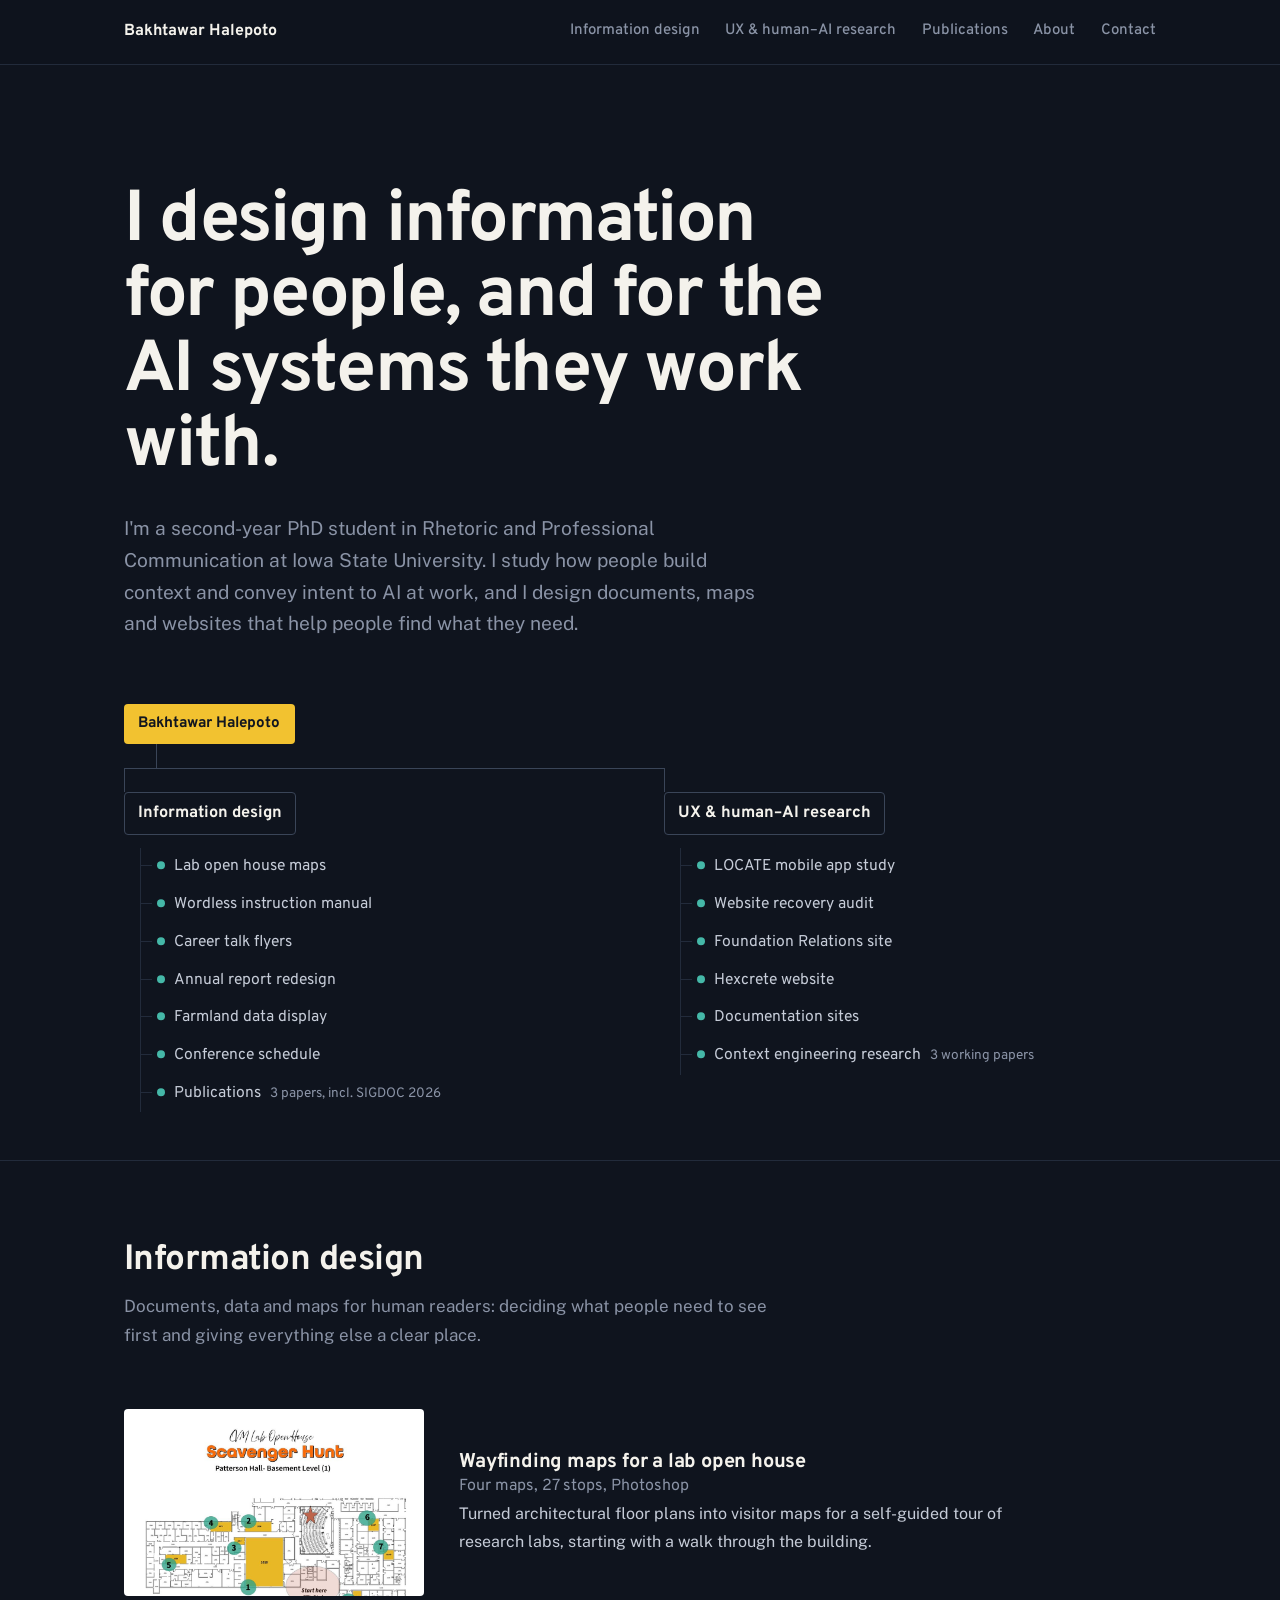
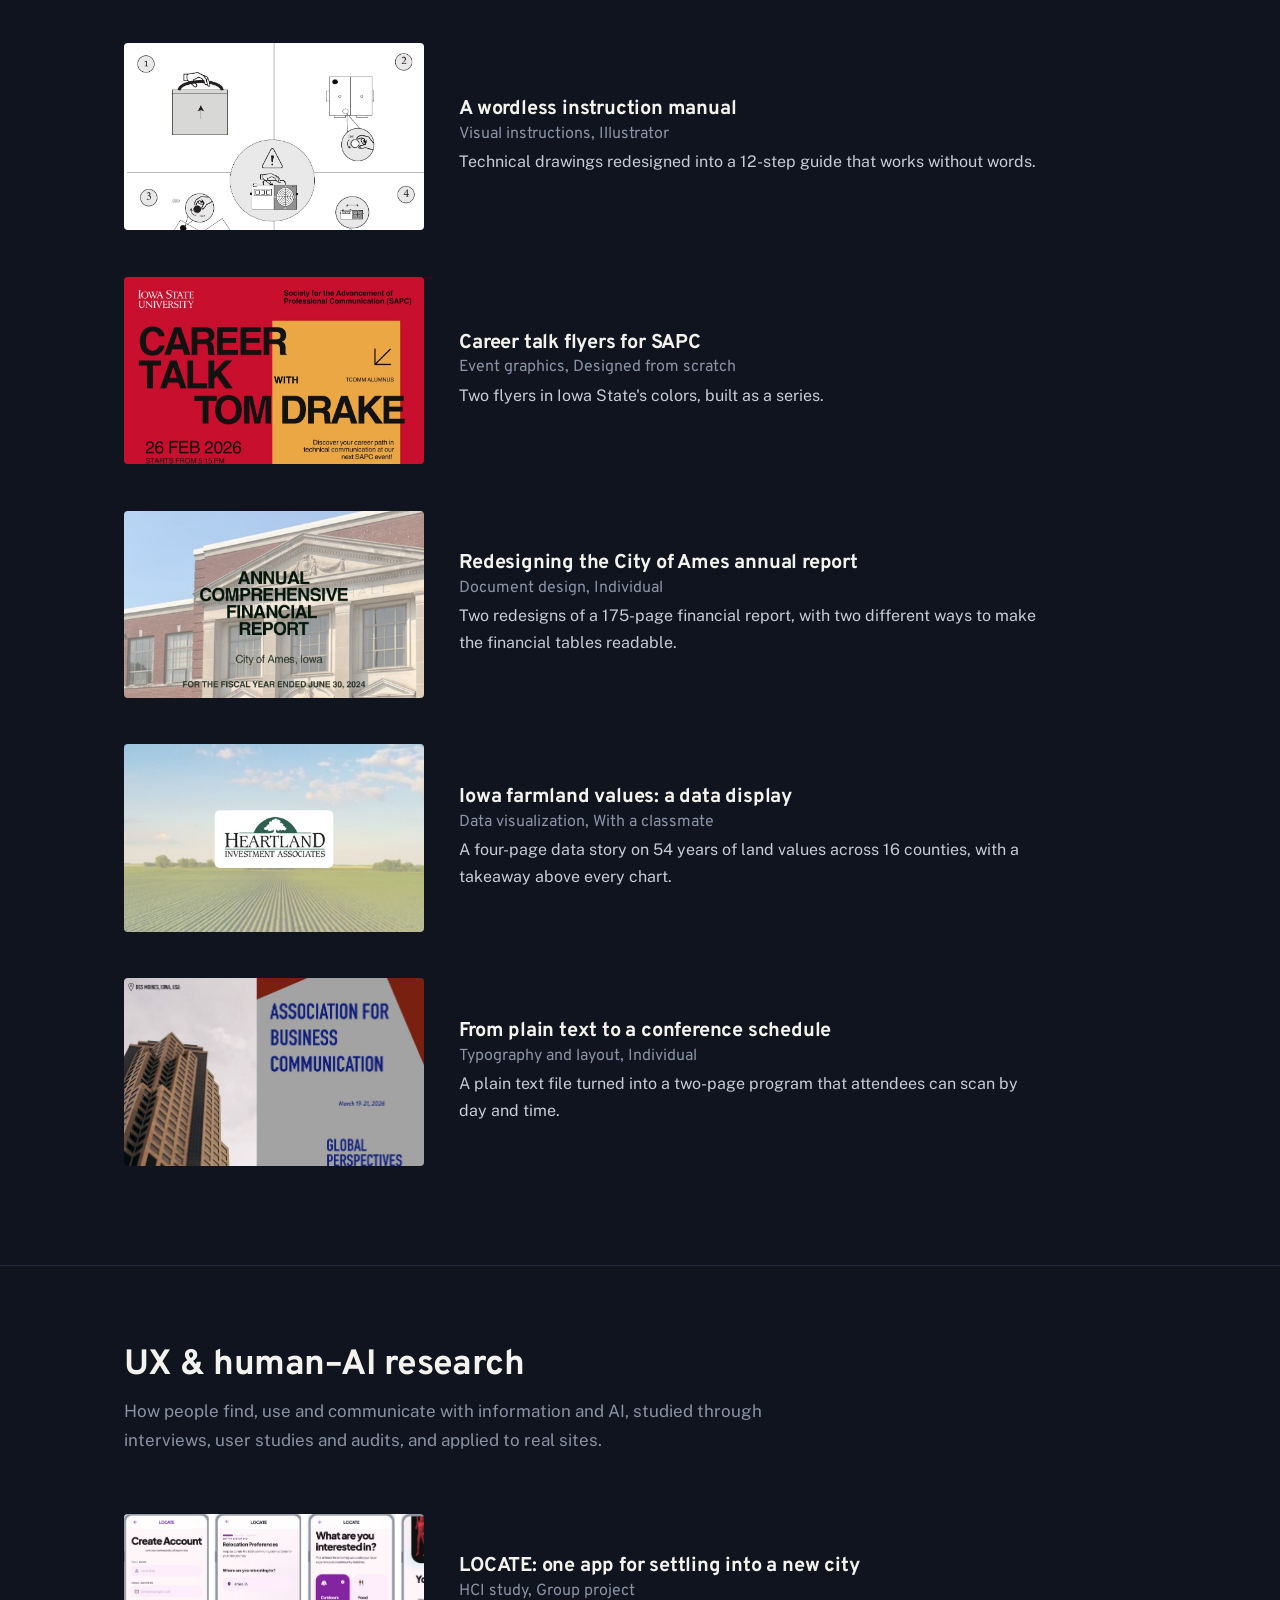
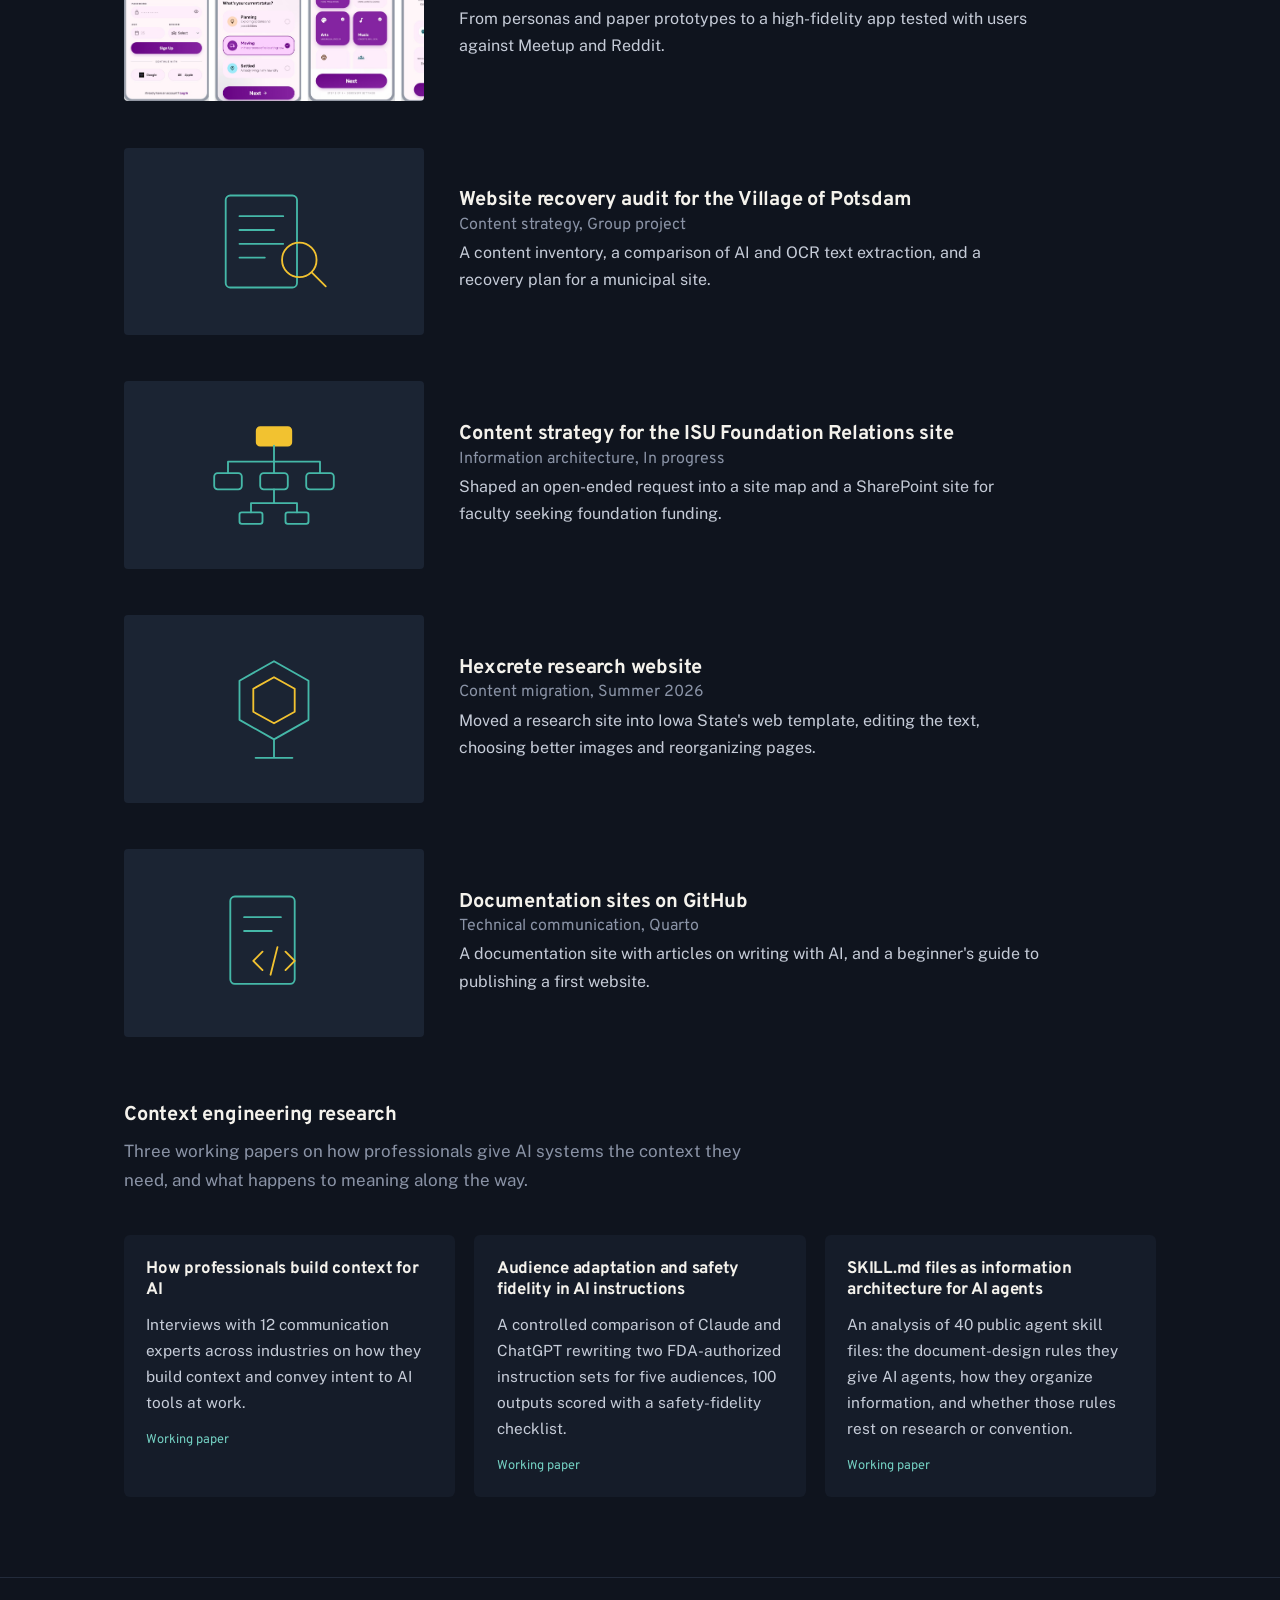
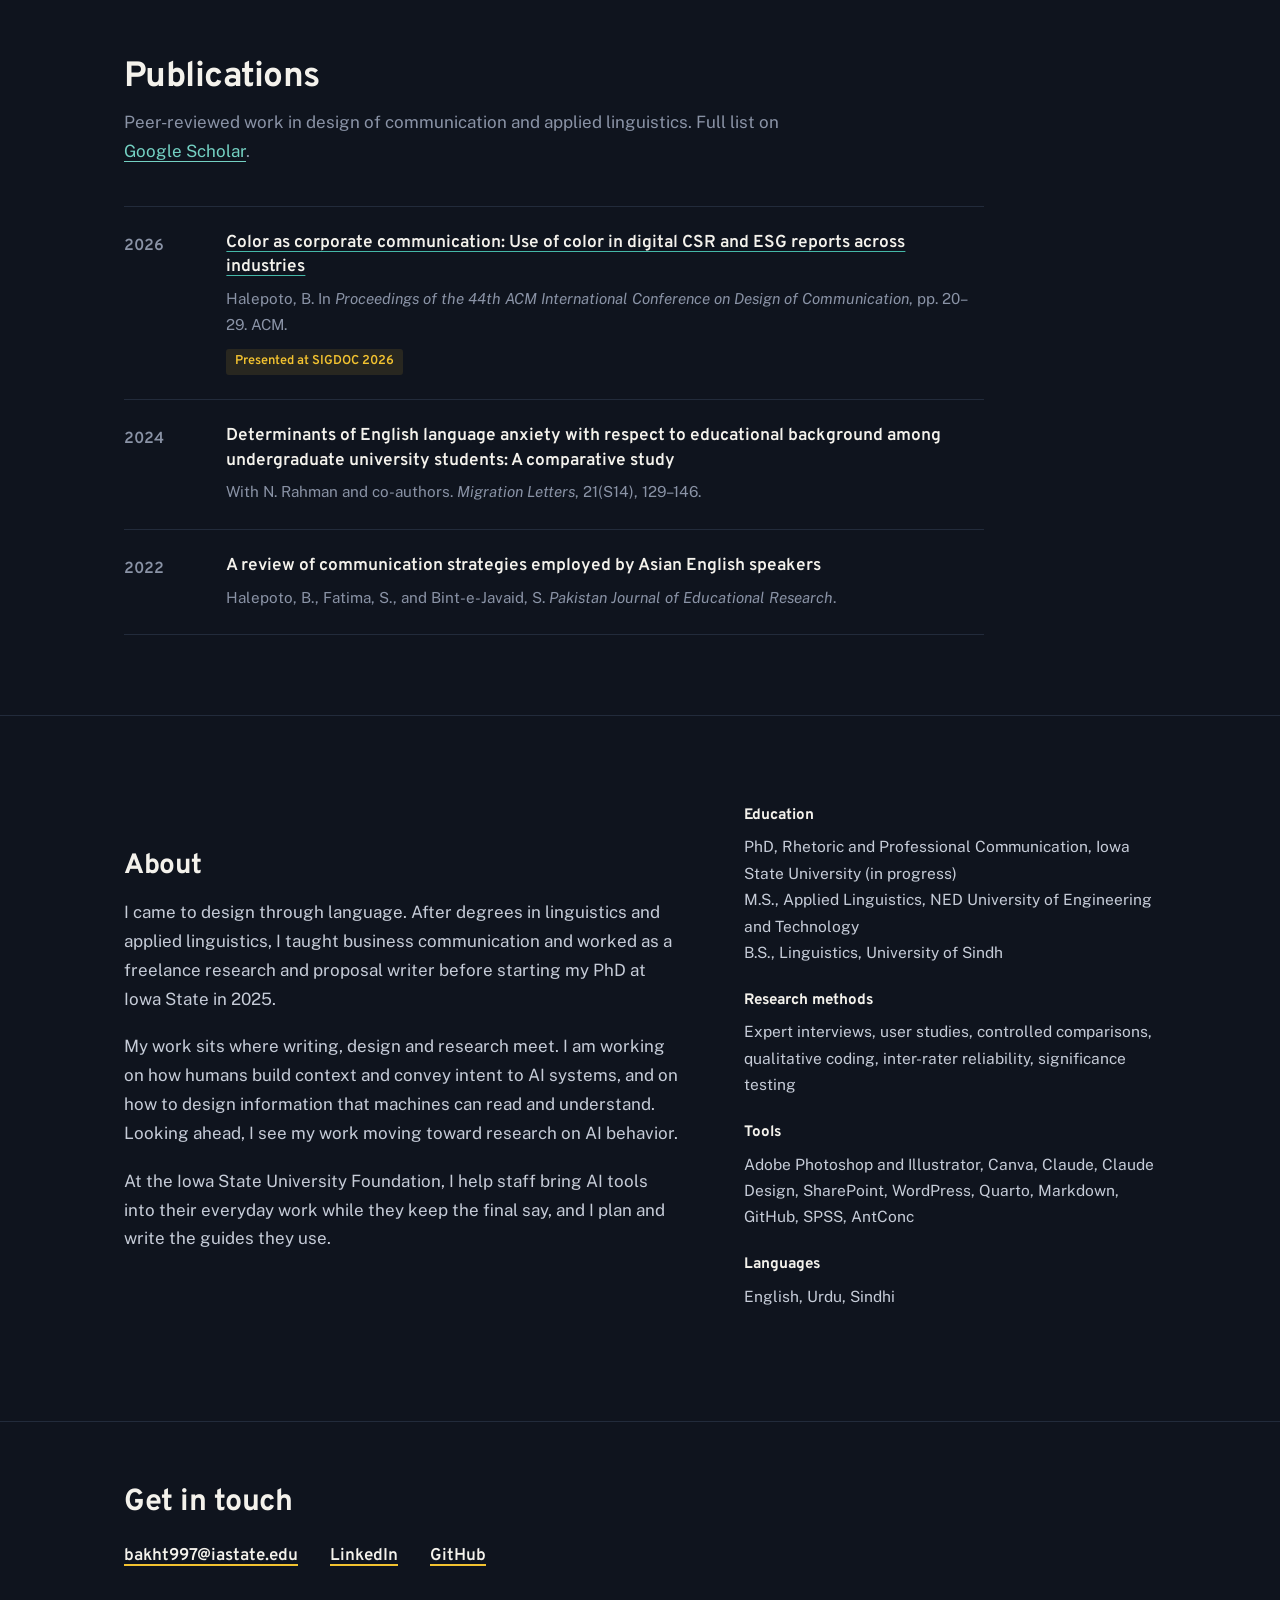
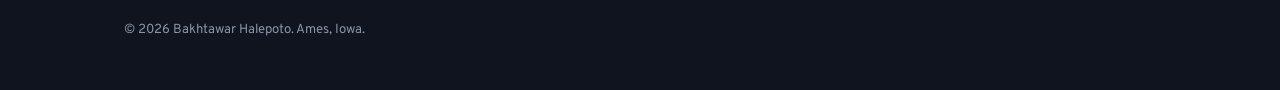
<file: index.html>
<!DOCTYPE html>
<html lang="en">
<head>
<meta charset="utf-8">
<meta name="viewport" content="width=device-width, initial-scale=1">
<title>Bakhtawar Halepoto | Information design and UX research</title>
<meta name="description" content="Portfolio of Bakhtawar Halepoto: information design, UX research, and context engineering for AI.">
<link rel="preconnect" href="https://fonts.googleapis.com"><link rel="preconnect" href="https://fonts.gstatic.com" crossorigin><link href="https://fonts.googleapis.com/css2?family=Overpass:wght@500;600;700&family=Public+Sans:ital,wght@0,400;0,500;0,600;1,400&display=swap" rel="stylesheet">
<link rel="stylesheet" href="assets/style.css">
</head>
<body>
<a class="skip" href="#main">Skip to content</a>
<header class="site-header"><div class="wrap">
<a class="brand" href="index.html">Bakhtawar Halepoto</a>
<nav class="site-nav" aria-label="Main"><a href="index.html#information-design">Information design</a><a href="index.html#ux-research">UX & human–AI research</a><a href="index.html#publications">Publications</a><a href="index.html#about">About</a><a href="index.html#contact">Contact</a></nav>
</div></header>
<main id="main">

<section class="hero"><div class="wrap">
<h1>I design information for people, and for the AI systems they work with.</h1>
<p class="lede">I'm a second-year PhD student in Rhetoric and Professional Communication at Iowa State University. I study how people build context and convey intent to AI at work, and I design documents, maps and websites that help people find what they need.</p>

<nav class="sitemap" aria-label="Portfolio map">
<span class="sitemap-root">Bakhtawar Halepoto</span>
<div class="sitemap-branches">
<div class="branch">
<a class="branch-title" href="#information-design">Information design</a>
<ul>
<li><a href="work/wayfinding-maps.html">Lab open house maps</a></li>
<li><a href="work/instruction-manual.html">Wordless instruction manual</a></li>
<li><a href="work/event-flyers.html">Career talk flyers</a></li>
<li><a href="work/annual-report.html">Annual report redesign</a></li>
<li><a href="work/data-display.html">Farmland data display</a></li>
<li><a href="work/conference-schedule.html">Conference schedule</a></li>
<li><a href="#publications">Publications <span class="note">3 papers, incl. SIGDOC 2026</span></a></li>
</ul>
</div>
<div class="branch">
<a class="branch-title" href="#ux-research">UX &amp; human–AI research</a>
<ul>
<li><a href="work/locate.html">LOCATE mobile app study</a></li>
<li><a href="work/website-recovery-audit.html">Website recovery audit</a></li>
<li><a href="work/foundation-relations.html">Foundation Relations site</a></li>
<li><a href="work/hexcrete.html">Hexcrete website</a></li>
<li><a href="work/documentation-sites.html">Documentation sites</a></li>
<li><a href="#research">Context engineering research <span class="note">3 working papers</span></a></li>
</ul>
</div>
</div>
</nav>
</div></section>

<section class="section" id="information-design"><div class="wrap">
<div class="section-head"><h2>Information design</h2>
<p>Documents, data and maps for human readers: deciding what people need to see first and giving everything else a clear place.</p></div>
<ul class="work-list"><li class="work-item"><a class="work-link" href="work/wayfinding-maps.html"><div class="work-thumb"><img src="assets/img/p09-basement-1.jpg" alt="" loading="lazy"></div><div><h3>Wayfinding maps for a lab open house</h3><p class="work-meta">Four maps, 27 stops, Photoshop</p><p>Turned architectural floor plans into visitor maps for a self-guided tour of research labs, starting with a walk through the building.</p></div></a></li><li class="work-item"><a class="work-link" href="work/instruction-manual.html"><div class="work-thumb"><img src="assets/img/p04-manual-1.jpg" alt="" loading="lazy"></div><div><h3>A wordless instruction manual</h3><p class="work-meta">Visual instructions, Illustrator</p><p>Technical drawings redesigned into a 12-step guide that works without words.</p></div></a></li><li class="work-item"><a class="work-link" href="work/event-flyers.html"><div class="work-thumb"><img src="assets/img/p05-flyer-1-1.jpg" alt="" loading="lazy"></div><div><h3>Career talk flyers for SAPC</h3><p class="work-meta">Event graphics, Designed from scratch</p><p>Two flyers in Iowa State's colors, built as a series.</p></div></a></li><li class="work-item"><a class="work-link" href="work/annual-report.html"><div class="work-thumb"><img src="assets/img/p01-v1-1.jpg" alt="" loading="lazy"></div><div><h3>Redesigning the City of Ames annual report</h3><p class="work-meta">Document design, Individual</p><p>Two redesigns of a 175-page financial report, with two different ways to make the financial tables readable.</p></div></a></li><li class="work-item"><a class="work-link" href="work/data-display.html"><div class="work-thumb"><img src="assets/img/p02-1.jpg" alt="" loading="lazy"></div><div><h3>Iowa farmland values: a data display</h3><p class="work-meta">Data visualization, With a classmate</p><p>A four-page data story on 54 years of land values across 16 counties, with a takeaway above every chart.</p></div></a></li><li class="work-item"><a class="work-link" href="work/conference-schedule.html"><div class="work-thumb"><img src="assets/img/p03-v1-1.jpg" alt="" loading="lazy"></div><div><h3>From plain text to a conference schedule</h3><p class="work-meta">Typography and layout, Individual</p><p>A plain text file turned into a two-page program that attendees can scan by day and time.</p></div></a></li></ul>

</div></section>

<section class="section" id="ux-research"><div class="wrap">
<div class="section-head"><h2>UX &amp; human–AI research</h2>
<p>How people find, use and communicate with information and AI, studied through interviews, user studies and audits, and applied to real sites.</p></div>
<ul class="work-list"><li class="work-item"><a class="work-link" href="work/locate.html"><div class="work-thumb"><img src="assets/img/locate-final-onboarding.jpg" alt="" loading="lazy"></div><div><h3>LOCATE: one app for settling into a new city</h3><p class="work-meta">HCI study, Group project</p><p>From personas and paper prototypes to a high-fidelity app tested with users against Meetup and Reddit.</p></div></a></li><li class="work-item"><a class="work-link" href="work/website-recovery-audit.html"><div class="work-thumb art" aria-hidden="true"><svg viewBox="0 0 120 100" fill="none" stroke="#45b8a8" stroke-width="1.6" stroke-linecap="round" stroke-linejoin="round"><rect x="18" y="10" width="62" height="80" rx="4"/><path d="M30 28h38M30 40h30M30 52h38M30 64h22"/><circle cx="82" cy="66" r="15" stroke="#f2c230"/><path d="M93 77l12 12" stroke="#f2c230"/></svg></div><div><h3>Website recovery audit for the Village of Potsdam</h3><p class="work-meta">Content strategy, Group project</p><p>A content inventory, a comparison of AI and OCR text extraction, and a recovery plan for a municipal site.</p></div></a></li><li class="work-item"><a class="work-link" href="work/foundation-relations.html"><div class="work-thumb art" aria-hidden="true"><svg viewBox="0 0 120 100" fill="none" stroke="#45b8a8" stroke-width="1.6" stroke-linecap="round" stroke-linejoin="round"><rect x="45" y="8" width="30" height="16" rx="3" fill="#f2c230" stroke="#f2c230"/><path d="M60 24v14M20 38h80M20 38v10M60 38v10M100 38v10"/><rect x="8" y="48" width="24" height="14" rx="3"/><rect x="48" y="48" width="24" height="14" rx="3"/><rect x="88" y="48" width="24" height="14" rx="3"/><path d="M60 62v12M40 74h40M40 74v8M80 74v8"/><rect x="30" y="82" width="20" height="10" rx="2"/><rect x="70" y="82" width="20" height="10" rx="2"/></svg></div><div><h3>Content strategy for the ISU Foundation Relations site</h3><p class="work-meta">Information architecture, In progress</p><p>Shaped an open-ended request into a site map and a SharePoint site for faculty seeking foundation funding.</p></div></a></li><li class="work-item"><a class="work-link" href="work/hexcrete.html"><div class="work-thumb art" aria-hidden="true"><svg viewBox="0 0 120 100" fill="none" stroke="#45b8a8" stroke-width="1.6" stroke-linecap="round" stroke-linejoin="round"><path d="M60 8l30 17v34L60 76 30 59V25z"/><path d="M60 22l18 10v20L60 62 42 52V32z" stroke="#f2c230"/><path d="M60 76v16M44 92h32"/></svg></div><div><h3>Hexcrete research website</h3><p class="work-meta">Content migration, Summer 2026</p><p>Moved a research site into Iowa State's web template, editing the text, choosing better images and reorganizing pages.</p></div></a></li><li class="work-item"><a class="work-link" href="work/documentation-sites.html"><div class="work-thumb art" aria-hidden="true"><svg viewBox="0 0 120 100" fill="none" stroke="#45b8a8" stroke-width="1.6" stroke-linecap="round" stroke-linejoin="round"><rect x="22" y="10" width="56" height="76" rx="4"/><path d="M34 28h32M34 40h24"/><path d="M50 58l-8 8 8 8M70 58l8 8-8 8M63 54l-6 24" stroke="#f2c230"/></svg></div><div><h3>Documentation sites on GitHub</h3><p class="work-meta">Technical communication, Quarto</p><p>A documentation site with articles on writing with AI, and a beginner's guide to publishing a first website.</p></div></a></li></ul>

<div class="section-head" id="research" style="margin-top:3rem"><h3>Context engineering research</h3>
<p>Three working papers on how professionals give AI systems the context they need, and what happens to meaning along the way.</p></div>
<ul class="research-list">
<li><h4>How professionals build context for AI</h4><p>Interviews with 12 communication experts across industries on how they build context and convey intent to AI tools at work.</p><span class="status">Working paper</span></li>
<li><h4>Audience adaptation and safety fidelity in AI instructions</h4><p>A controlled comparison of Claude and ChatGPT rewriting two FDA-authorized instruction sets for five audiences, 100 outputs scored with a safety-fidelity checklist.</p><span class="status">Working paper</span></li>
<li><h4>SKILL.md files as information architecture for AI agents</h4><p>An analysis of 40 public agent skill files: the document-design rules they give AI agents, how they organize information, and whether those rules rest on research or convention.</p><span class="status">Working paper</span></li>
</ul>
</div></section>


<section class="section" id="publications"><div class="wrap">
<div class="section-head"><h2>Publications</h2>
<p>Peer-reviewed work in design of communication and applied linguistics. Full list on <a href="https://scholar.google.com/citations?user=n00Dhz4AAAAJ&amp;hl=en">Google Scholar</a>.</p></div>
<ol class="pub-list" reversed>
<li><span class="pub-year">2026</span><div><p class="pub-title"><a href="https://doi.org/10.1145/3772063.3841649">Color as corporate communication: Use of color in digital CSR and ESG reports across industries</a></p>
<p class="pub-detail">Halepoto, B. In <em>Proceedings of the 44th ACM International Conference on Design of Communication</em>, pp. 20–29. ACM.</p>
<p class="pub-presented">Presented at SIGDOC 2026</p></div></li>
<li><span class="pub-year">2024</span><div><p class="pub-title">Determinants of English language anxiety with respect to educational background among undergraduate university students: A comparative study</p>
<p class="pub-detail">With N. Rahman and co-authors. <em>Migration Letters</em>, 21(S14), 129–146.</p></div></li>
<li><span class="pub-year">2022</span><div><p class="pub-title">A review of communication strategies employed by Asian English speakers</p>
<p class="pub-detail">Halepoto, B., Fatima, S., and Bint-e-Javaid, S. <em>Pakistan Journal of Educational Research</em>.</p></div></li>
</ol>
</div></section>

<section class="section" id="about"><div class="wrap about">
<div class="prose">
<h2>About</h2>
<p style="margin-top:1rem">I came to design through language. After degrees in linguistics and applied linguistics, I taught business communication and worked as a freelance research and proposal writer before starting my PhD at Iowa State in 2025.</p>
<p>My work sits where writing, design and research meet. I am working on how humans build context and convey intent to AI systems, and on how to design information that machines can read and understand. Looking ahead, I see my work moving toward research on AI behavior.</p>
<p>At the Iowa State University Foundation, I help staff bring AI tools into their everyday work while they keep the final say, and I plan and write the guides they use.</p>
</div>
<div class="facts"><dl>
<dt>Education</dt><dd>PhD, Rhetoric and Professional Communication, Iowa State University (in progress)<br>M.S., Applied Linguistics, NED University of Engineering and Technology<br>B.S., Linguistics, University of Sindh</dd>
<dt>Research methods</dt><dd>Expert interviews, user studies, controlled comparisons, qualitative coding, inter-rater reliability, significance testing</dd>
<dt>Tools</dt><dd>Adobe Photoshop and Illustrator, Canva, Claude, Claude Design, SharePoint, WordPress, Quarto, Markdown, GitHub, SPSS, AntConc</dd>
<dt>Languages</dt><dd>English, Urdu, Sindhi</dd>
</dl></div>
</div></section>

</main>
<footer class="site-footer" id="contact"><div class="wrap">
<h2>Get in touch</h2>
<ul class="contact-links">
<li><a href="mailto:bakht997@iastate.edu">bakht997@iastate.edu</a></li>
<li><a href="https://www.linkedin.com/in/bakhtawarhalepoto">LinkedIn</a></li>
<li><a href="https://github.com/Bakhtawar-H">GitHub</a></li>
</ul>
<small>© 2026 Bakhtawar Halepoto. Ames, Iowa.</small>
</div></footer>
</body>
</html>
</file>
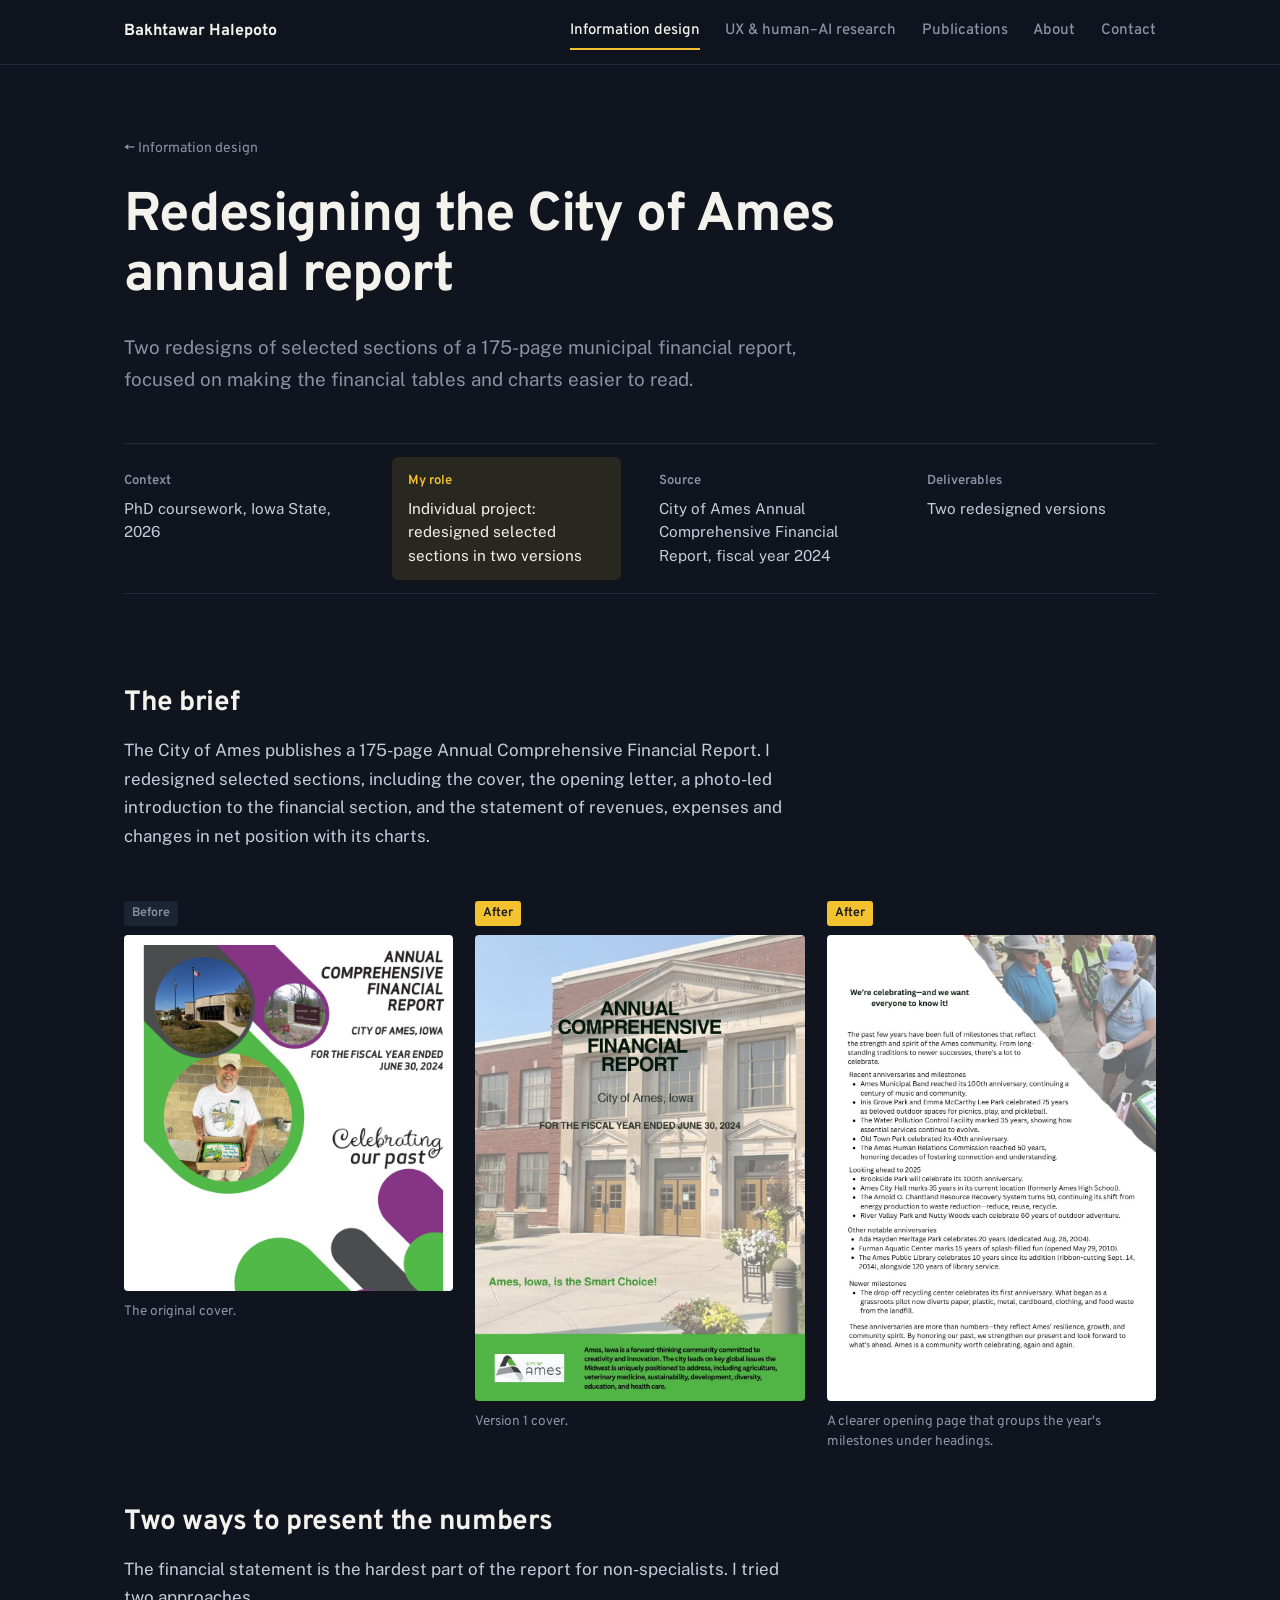
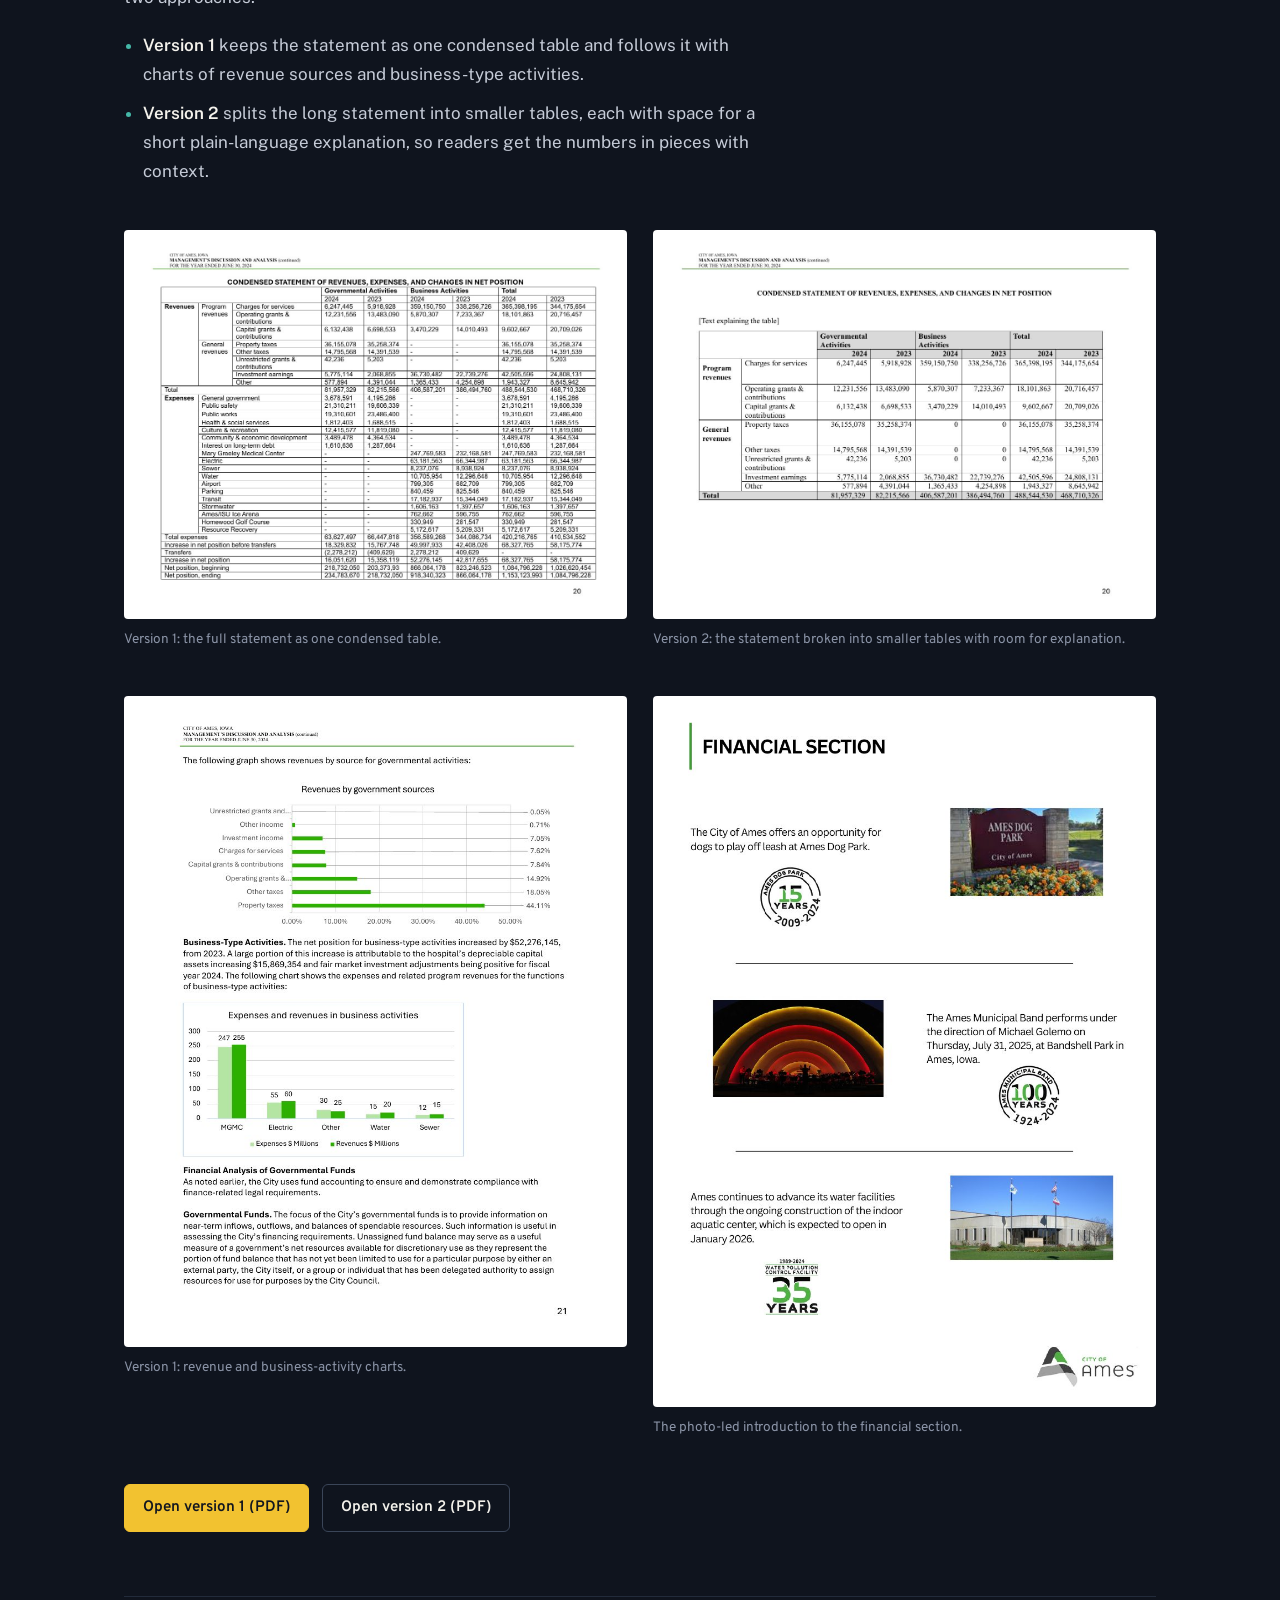
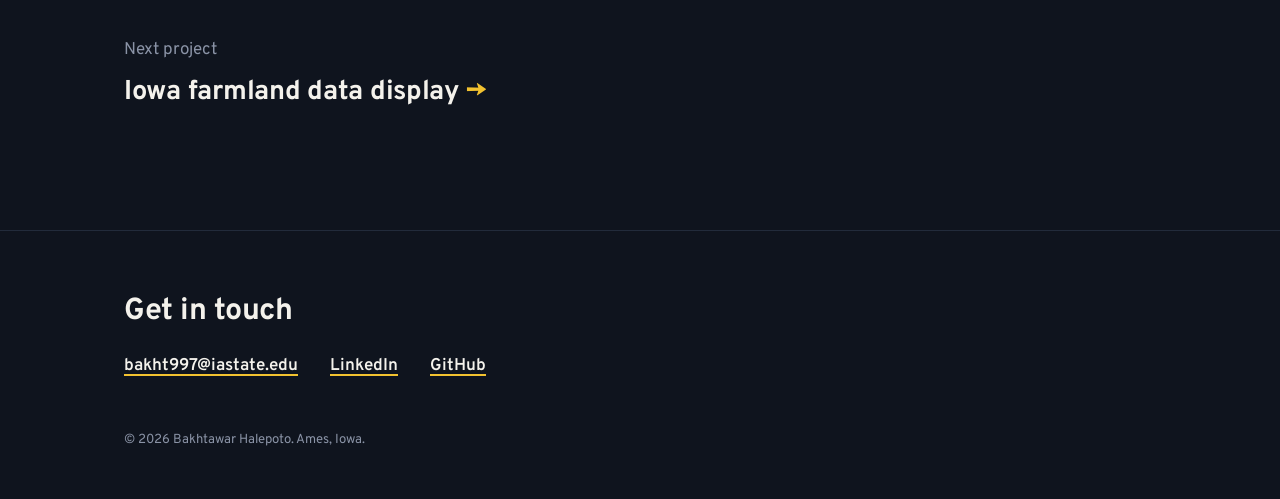
<file: work/annual-report.html>
<!DOCTYPE html>
<html lang="en">
<head>
<meta charset="utf-8">
<meta name="viewport" content="width=device-width, initial-scale=1">
<title>Redesigning the City of Ames annual report | Bakhtawar Halepoto</title>
<meta name="description" content="Redesign of selected sections of the City of Ames annual financial report.">
<link rel="preconnect" href="https://fonts.googleapis.com"><link rel="preconnect" href="https://fonts.gstatic.com" crossorigin><link href="https://fonts.googleapis.com/css2?family=Overpass:wght@500;600;700&family=Public+Sans:ital,wght@0,400;0,500;0,600;1,400&display=swap" rel="stylesheet">
<link rel="stylesheet" href="../assets/style.css">
</head>
<body>
<a class="skip" href="#main">Skip to content</a>
<header class="site-header"><div class="wrap">
<a class="brand" href="../index.html">Bakhtawar Halepoto</a>
<nav class="site-nav" aria-label="Main"><a href="../index.html#information-design" aria-current="page">Information design</a><a href="../index.html#ux-research">UX & human–AI research</a><a href="../index.html#publications">Publications</a><a href="../index.html#about">About</a><a href="../index.html#contact">Contact</a></nav>
</div></header>
<main id="main">

<section class="case-head"><div class="wrap">
<p class="crumb"><a href="../index.html#information-design">Information design</a></p>
<h1>Redesigning the City of Ames annual report</h1>
<p class="lede">Two redesigns of selected sections of a 175-page municipal financial report, focused on making the financial tables and charts easier to read.</p>
<dl class="case-facts"><div><dt>Context</dt><dd>PhD coursework, Iowa State, 2026</dd></div><div class="role"><dt>My role</dt><dd>Individual project: redesigned selected sections in two versions</dd></div><div><dt>Source</dt><dd>City of Ames Annual Comprehensive Financial Report, fiscal year 2024</dd></div><div><dt>Deliverables</dt><dd>Two redesigned versions</dd></div></dl>
</div></section>
<section class="case-body"><div class="wrap">
<div class="prose">
<h2>The brief</h2>
<p>The City of Ames publishes a 175-page Annual Comprehensive Financial Report. I redesigned selected sections, including the cover, the opening letter, a photo-led introduction to the financial section, and the statement of revenues, expenses and changes in net position with its charts.</p>
</div>
<div class="figure wide trio"><figure><span class="tag-before">Before</span><a href="../assets/img/p01-original-cover.jpg"><img src="../assets/img/p01-original-cover.jpg" alt="Original City of Ames annual report cover" loading="lazy"></a><figcaption>The original cover.</figcaption></figure><figure><span class="tag-after">After</span><a href="../assets/img/p01-v1-1.jpg"><img src="../assets/img/p01-v1-1.jpg" alt="Redesigned annual report cover, version 1" loading="lazy"></a><figcaption>Version 1 cover.</figcaption></figure><figure><span class="tag-after">After</span><a href="../assets/img/p01-v1-2.jpg"><img src="../assets/img/p01-v1-2.jpg" alt="Redesigned opening page listing milestones in grouped bullet lists" loading="lazy"></a><figcaption>A clearer opening page that groups the year's milestones under headings.</figcaption></figure></div>
<div class="prose">
<h2>Two ways to present the numbers</h2>
<p>The financial statement is the hardest part of the report for non-specialists. I tried two approaches.</p>
<ul>
<li><strong>Version 1</strong> keeps the statement as one condensed table and follows it with charts of revenue sources and business-type activities.</li>
<li><strong>Version 2</strong> splits the long statement into smaller tables, each with space for a short plain-language explanation, so readers get the numbers in pieces with context.</li>
</ul>
</div>
<div class="figure wide pair"><figure><a href="../assets/img/p01-v1-4.jpg"><img src="../assets/img/p01-v1-4.jpg" alt="Condensed statement of revenues and expenses in one table" loading="lazy"></a><figcaption>Version 1: the full statement as one condensed table.</figcaption></figure><figure><a href="../assets/img/p01-v2-4.jpg"><img src="../assets/img/p01-v2-4.jpg" alt="Statement split into smaller tables with space for explanatory text" loading="lazy"></a><figcaption>Version 2: the statement broken into smaller tables with room for explanation.</figcaption></figure></div>
<div class="figure wide pair"><figure><a href="../assets/img/p01-v1-5.jpg"><img src="../assets/img/p01-v1-5.jpg" alt="Report page with bar charts of revenues by source and business-type activities" loading="lazy"></a><figcaption>Version 1: revenue and business-activity charts.</figcaption></figure><figure><a href="../assets/img/p01-v1-3.jpg"><img src="../assets/img/p01-v1-3.jpg" alt="Financial section introduction page with photos of city facilities" loading="lazy"></a><figcaption>The photo-led introduction to the financial section.</figcaption></figure></div>
<div class="links"><a class="button primary" href="../assets/pdf/p01-v1.pdf">Open version 1 (PDF)</a><a class="button" href="../assets/pdf/p01-v2.pdf">Open version 2 (PDF)</a></div>
<p class="next-project">Next project<a href="data-display.html">Iowa farmland data display</a></p>
</div></section>
</main>
<footer class="site-footer" id="contact"><div class="wrap">
<h2>Get in touch</h2>
<ul class="contact-links">
<li><a href="mailto:bakht997@iastate.edu">bakht997@iastate.edu</a></li>
<li><a href="https://www.linkedin.com/in/bakhtawarhalepoto">LinkedIn</a></li>
<li><a href="https://github.com/Bakhtawar-H">GitHub</a></li>
</ul>
<small>© 2026 Bakhtawar Halepoto. Ames, Iowa.</small>
</div></footer>
</body>
</html>
</file>
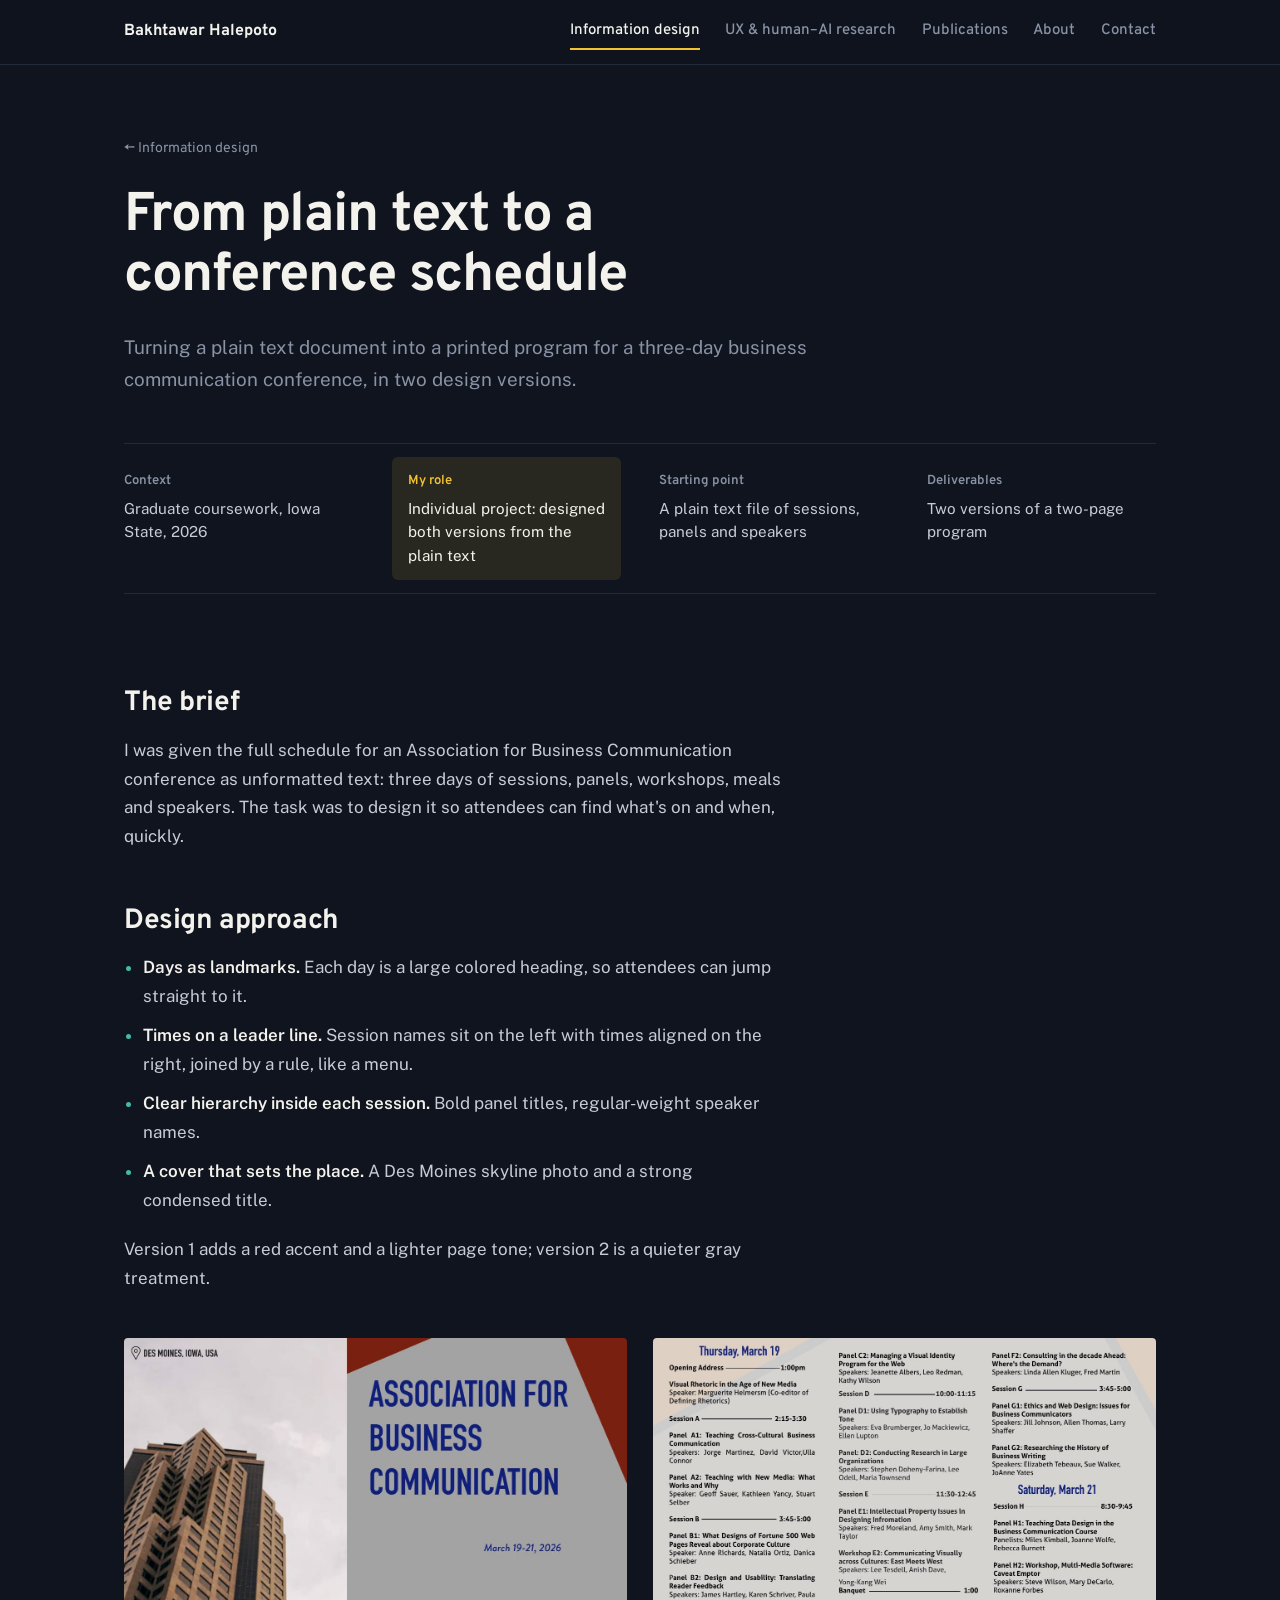
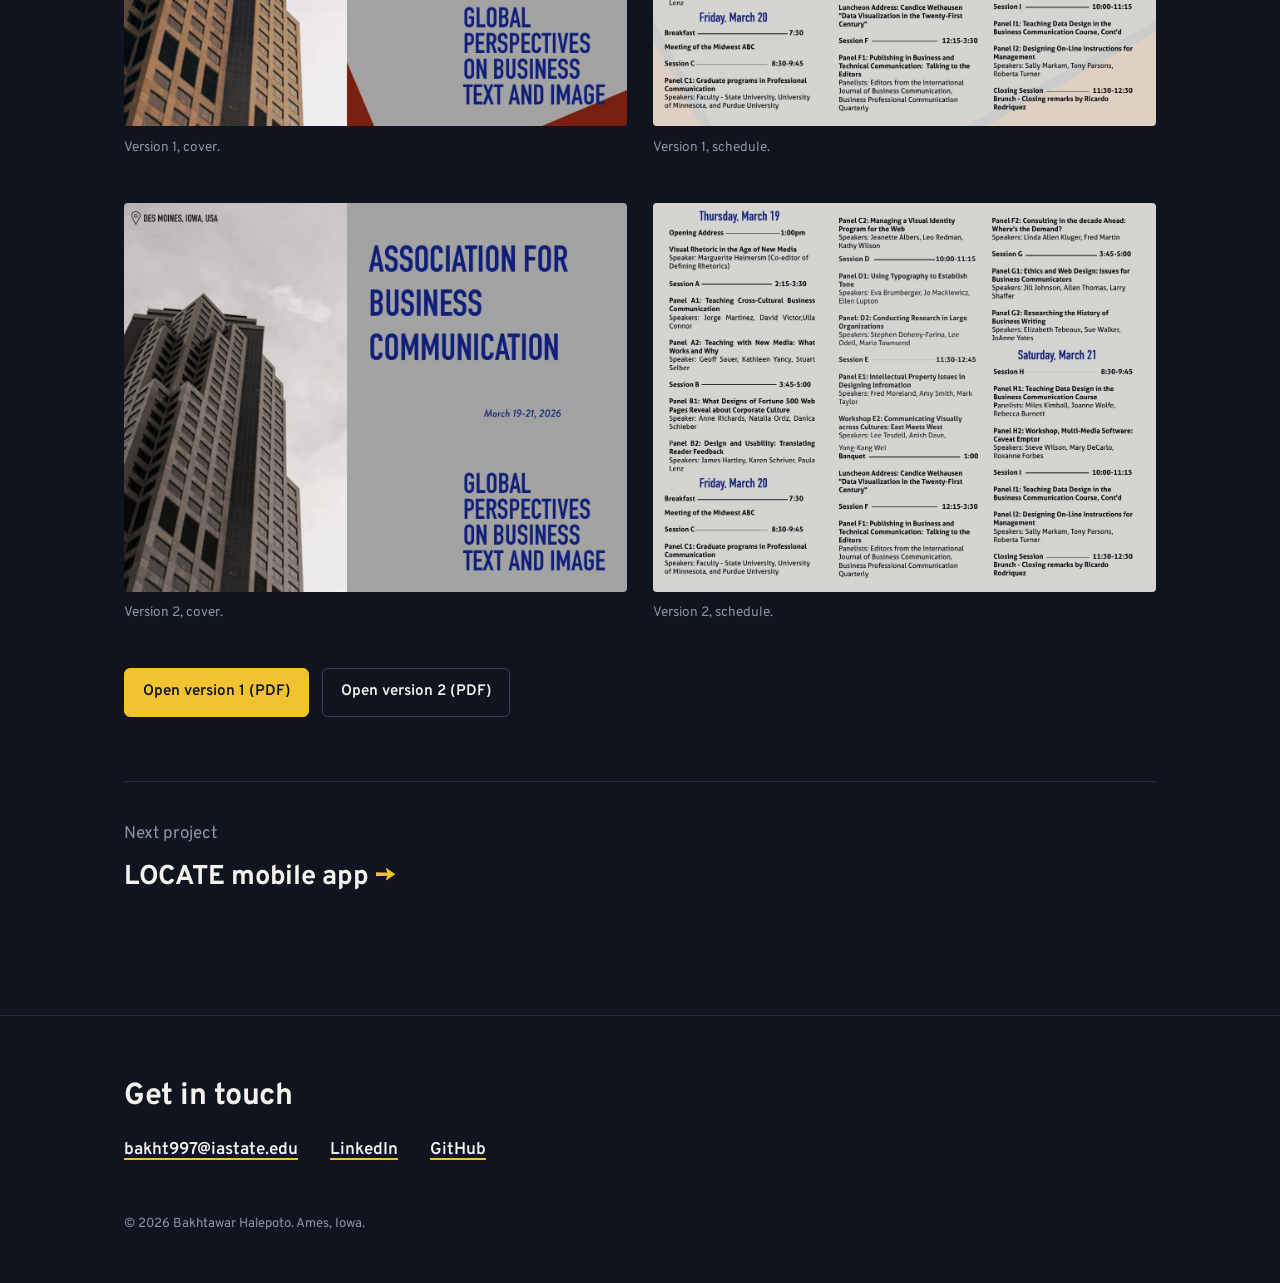
<file: work/conference-schedule.html>
<!DOCTYPE html>
<html lang="en">
<head>
<meta charset="utf-8">
<meta name="viewport" content="width=device-width, initial-scale=1">
<title>From plain text to a conference schedule | Bakhtawar Halepoto</title>
<meta name="description" content="A conference program designed from a plain text schedule.">
<link rel="preconnect" href="https://fonts.googleapis.com"><link rel="preconnect" href="https://fonts.gstatic.com" crossorigin><link href="https://fonts.googleapis.com/css2?family=Overpass:wght@500;600;700&family=Public+Sans:ital,wght@0,400;0,500;0,600;1,400&display=swap" rel="stylesheet">
<link rel="stylesheet" href="../assets/style.css">
</head>
<body>
<a class="skip" href="#main">Skip to content</a>
<header class="site-header"><div class="wrap">
<a class="brand" href="../index.html">Bakhtawar Halepoto</a>
<nav class="site-nav" aria-label="Main"><a href="../index.html#information-design" aria-current="page">Information design</a><a href="../index.html#ux-research">UX & human–AI research</a><a href="../index.html#publications">Publications</a><a href="../index.html#about">About</a><a href="../index.html#contact">Contact</a></nav>
</div></header>
<main id="main">

<section class="case-head"><div class="wrap">
<p class="crumb"><a href="../index.html#information-design">Information design</a></p>
<h1>From plain text to a conference schedule</h1>
<p class="lede">Turning a plain text document into a printed program for a three-day business communication conference, in two design versions.</p>
<dl class="case-facts"><div><dt>Context</dt><dd>Graduate coursework, Iowa State, 2026</dd></div><div class="role"><dt>My role</dt><dd>Individual project: designed both versions from the plain text</dd></div><div><dt>Starting point</dt><dd>A plain text file of sessions, panels and speakers</dd></div><div><dt>Deliverables</dt><dd>Two versions of a two-page program</dd></div></dl>
</div></section>
<section class="case-body"><div class="wrap">
<div class="prose">
<h2>The brief</h2>
<p>I was given the full schedule for an Association for Business Communication conference as unformatted text: three days of sessions, panels, workshops, meals and speakers. The task was to design it so attendees can find what's on and when, quickly.</p>
<h2>Design approach</h2>
<ul>
<li><strong>Days as landmarks.</strong> Each day is a large colored heading, so attendees can jump straight to it.</li>
<li><strong>Times on a leader line.</strong> Session names sit on the left with times aligned on the right, joined by a rule, like a menu.</li>
<li><strong>Clear hierarchy inside each session.</strong> Bold panel titles, regular-weight speaker names.</li>
<li><strong>A cover that sets the place.</strong> A Des Moines skyline photo and a strong condensed title.</li>
</ul>
<p>Version 1 adds a red accent and a lighter page tone; version 2 is a quieter gray treatment.</p>
</div>
<div class="figure wide pair"><figure><a href="../assets/img/p03-v1-1.jpg"><img src="../assets/img/p03-v1-1.jpg" alt="Conference program cover, version 1, with red accent" loading="lazy"></a><figcaption>Version 1, cover.</figcaption></figure><figure><a href="../assets/img/p03-v1-2.jpg"><img src="../assets/img/p03-v1-2.jpg" alt="Three-column conference schedule, version 1" loading="lazy"></a><figcaption>Version 1, schedule.</figcaption></figure></div>
<div class="figure wide pair"><figure><a href="../assets/img/p03-v2-1.jpg"><img src="../assets/img/p03-v2-1.jpg" alt="Conference program cover, version 2, in gray" loading="lazy"></a><figcaption>Version 2, cover.</figcaption></figure><figure><a href="../assets/img/p03-v2-2.jpg"><img src="../assets/img/p03-v2-2.jpg" alt="Three-column conference schedule, version 2" loading="lazy"></a><figcaption>Version 2, schedule.</figcaption></figure></div>
<div class="links"><a class="button primary" href="../assets/pdf/p03-v1.pdf">Open version 1 (PDF)</a><a class="button" href="../assets/pdf/p03-v2.pdf">Open version 2 (PDF)</a></div>
<p class="next-project">Next project<a href="locate.html">LOCATE mobile app</a></p>
</div></section>
</main>
<footer class="site-footer" id="contact"><div class="wrap">
<h2>Get in touch</h2>
<ul class="contact-links">
<li><a href="mailto:bakht997@iastate.edu">bakht997@iastate.edu</a></li>
<li><a href="https://www.linkedin.com/in/bakhtawarhalepoto">LinkedIn</a></li>
<li><a href="https://github.com/Bakhtawar-H">GitHub</a></li>
</ul>
<small>© 2026 Bakhtawar Halepoto. Ames, Iowa.</small>
</div></footer>
</body>
</html>
</file>
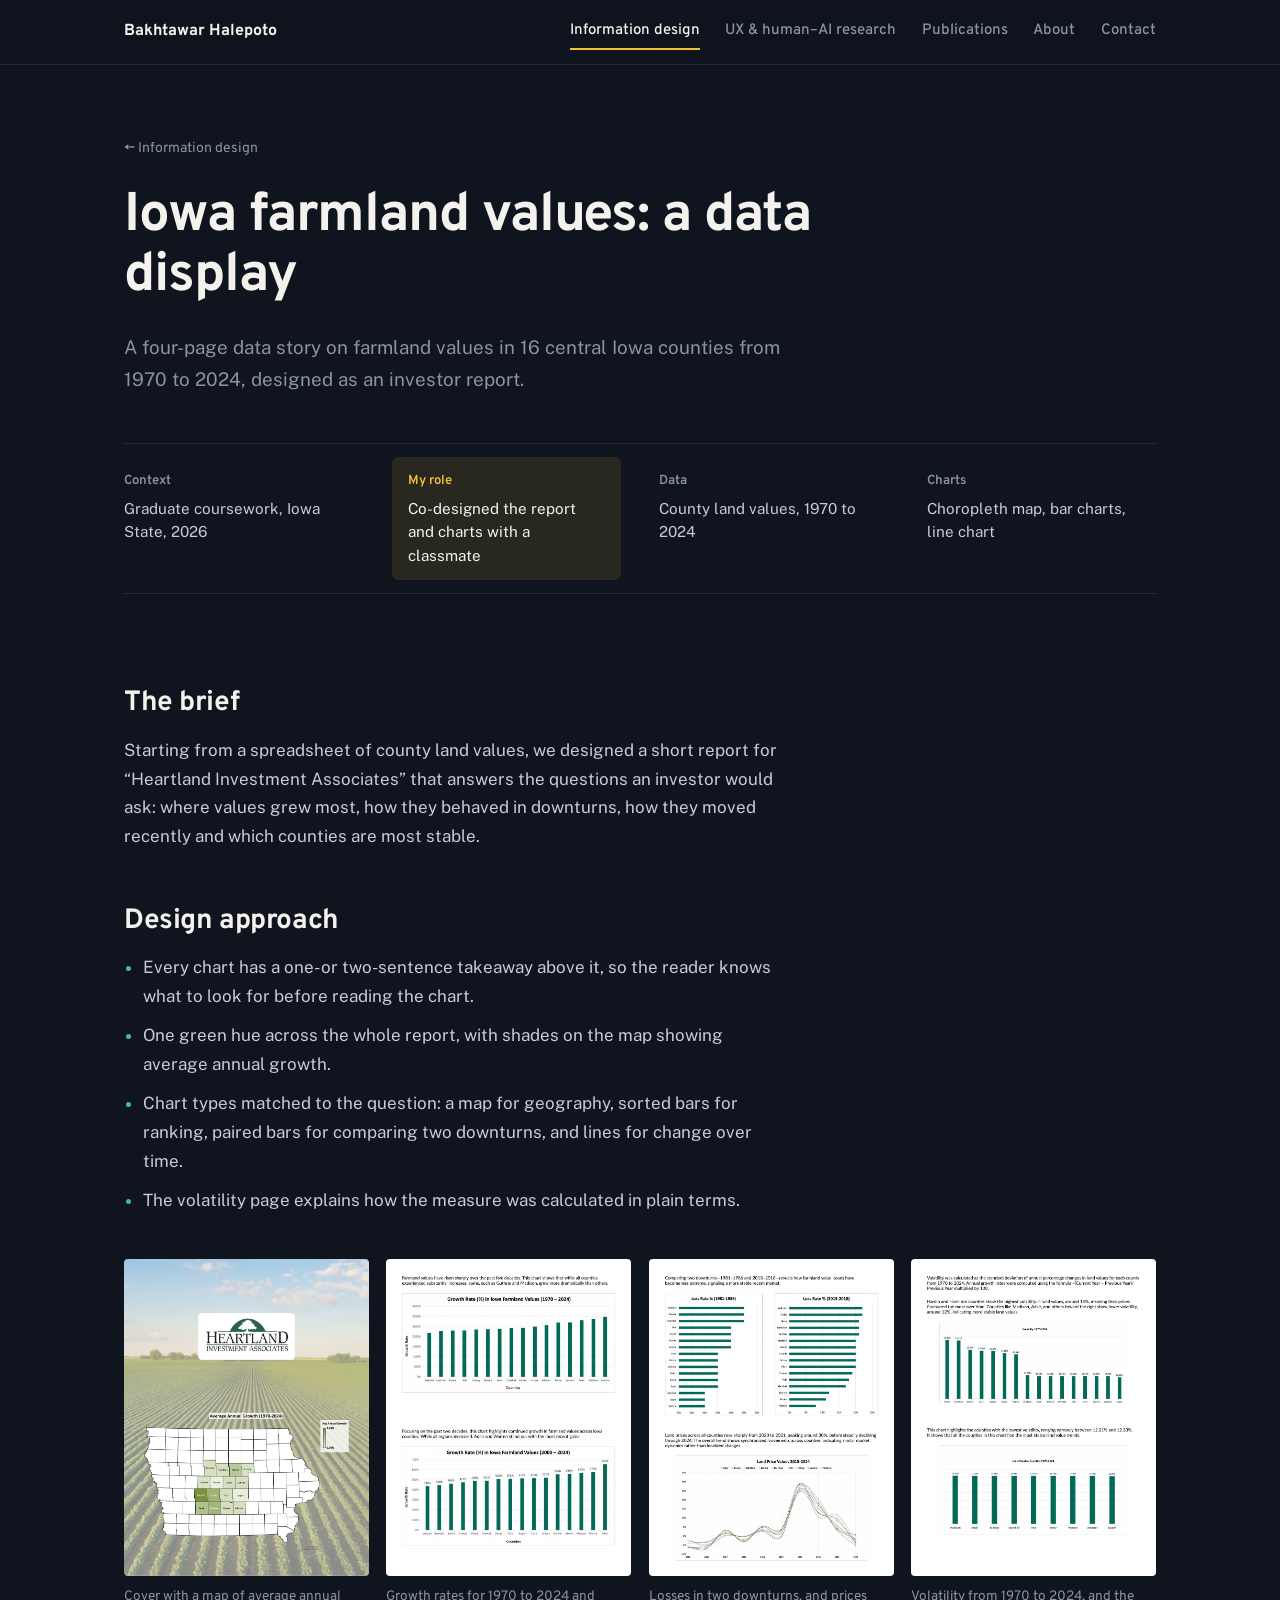
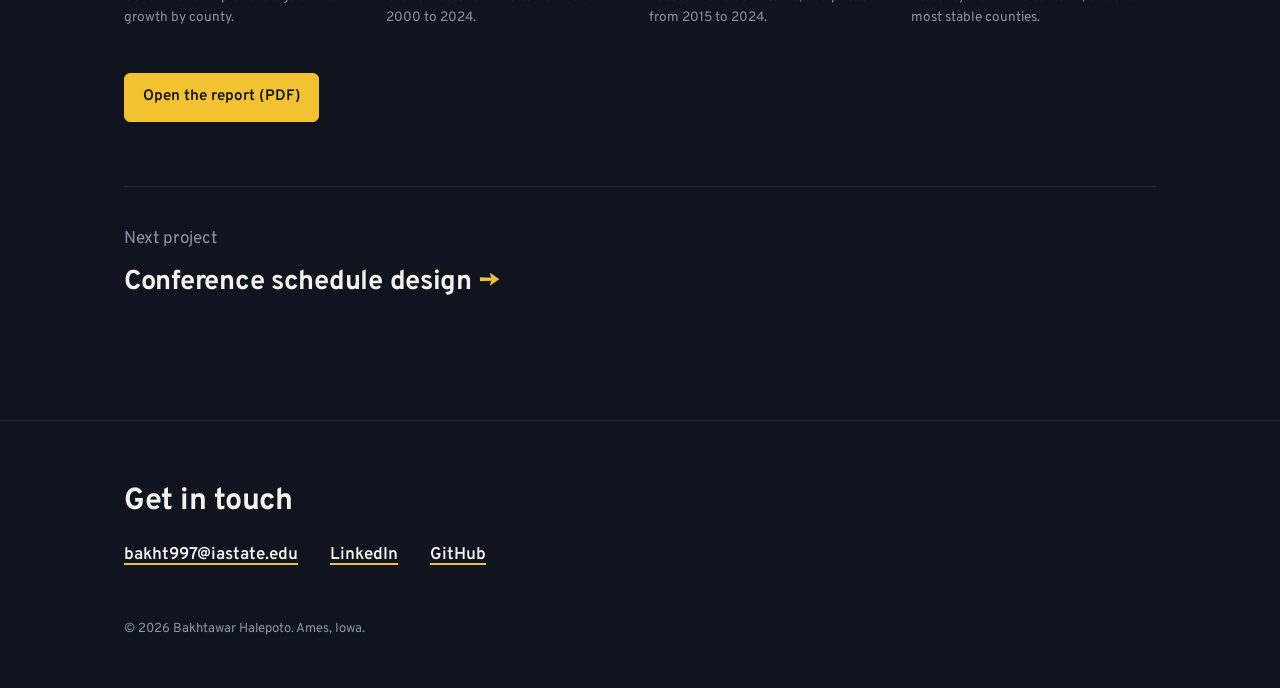
<file: work/data-display.html>
<!DOCTYPE html>
<html lang="en">
<head>
<meta charset="utf-8">
<meta name="viewport" content="width=device-width, initial-scale=1">
<title>Iowa farmland values: a data display | Bakhtawar Halepoto</title>
<meta name="description" content="A data story on Iowa farmland values, 1970 to 2024.">
<link rel="preconnect" href="https://fonts.googleapis.com"><link rel="preconnect" href="https://fonts.gstatic.com" crossorigin><link href="https://fonts.googleapis.com/css2?family=Overpass:wght@500;600;700&family=Public+Sans:ital,wght@0,400;0,500;0,600;1,400&display=swap" rel="stylesheet">
<link rel="stylesheet" href="../assets/style.css">
</head>
<body>
<a class="skip" href="#main">Skip to content</a>
<header class="site-header"><div class="wrap">
<a class="brand" href="../index.html">Bakhtawar Halepoto</a>
<nav class="site-nav" aria-label="Main"><a href="../index.html#information-design" aria-current="page">Information design</a><a href="../index.html#ux-research">UX & human–AI research</a><a href="../index.html#publications">Publications</a><a href="../index.html#about">About</a><a href="../index.html#contact">Contact</a></nav>
</div></header>
<main id="main">

<section class="case-head"><div class="wrap">
<p class="crumb"><a href="../index.html#information-design">Information design</a></p>
<h1>Iowa farmland values: a data display</h1>
<p class="lede">A four-page data story on farmland values in 16 central Iowa counties from 1970 to 2024, designed as an investor report.</p>
<dl class="case-facts"><div><dt>Context</dt><dd>Graduate coursework, Iowa State, 2026</dd></div><div class="role"><dt>My role</dt><dd>Co-designed the report and charts with a classmate</dd></div><div><dt>Data</dt><dd>County land values, 1970 to 2024</dd></div><div><dt>Charts</dt><dd>Choropleth map, bar charts, line chart</dd></div></dl>
</div></section>
<section class="case-body"><div class="wrap">
<div class="prose">
<h2>The brief</h2>
<p>Starting from a spreadsheet of county land values, we designed a short report for “Heartland Investment Associates” that answers the questions an investor would ask: where values grew most, how they behaved in downturns, how they moved recently and which counties are most stable.</p>
<h2>Design approach</h2>
<ul>
<li>Every chart has a one- or two-sentence takeaway above it, so the reader knows what to look for before reading the chart.</li>
<li>One green hue across the whole report, with shades on the map showing average annual growth.</li>
<li>Chart types matched to the question: a map for geography, sorted bars for ranking, paired bars for comparing two downturns, and lines for change over time.</li>
<li>The volatility page explains how the measure was calculated in plain terms.</li>
</ul>
</div>
<div class="figure wide quad"><figure><a href="../assets/img/p02-1.jpg"><img src="../assets/img/p02-1.jpg" alt="Report cover with a choropleth map of Iowa counties" loading="lazy"></a><figcaption>Cover with a map of average annual growth by county.</figcaption></figure><figure><a href="../assets/img/p02-2.jpg"><img src="../assets/img/p02-2.jpg" alt="Two bar charts of farmland value growth by county" loading="lazy"></a><figcaption>Growth rates for 1970 to 2024 and 2000 to 2024.</figcaption></figure><figure><a href="../assets/img/p02-3.jpg"><img src="../assets/img/p02-3.jpg" alt="Bar charts comparing loss rates in two downturns, and a line chart of land prices" loading="lazy"></a><figcaption>Losses in two downturns, and prices from 2015 to 2024.</figcaption></figure><figure><a href="../assets/img/p02-4.jpg"><img src="../assets/img/p02-4.jpg" alt="Bar charts of land value volatility by county" loading="lazy"></a><figcaption>Volatility from 1970 to 2024, and the most stable counties.</figcaption></figure></div>
<div class="links"><a class="button primary" href="../assets/pdf/p02.pdf">Open the report (PDF)</a></div>
<p class="next-project">Next project<a href="conference-schedule.html">Conference schedule design</a></p>
</div></section>
</main>
<footer class="site-footer" id="contact"><div class="wrap">
<h2>Get in touch</h2>
<ul class="contact-links">
<li><a href="mailto:bakht997@iastate.edu">bakht997@iastate.edu</a></li>
<li><a href="https://www.linkedin.com/in/bakhtawarhalepoto">LinkedIn</a></li>
<li><a href="https://github.com/Bakhtawar-H">GitHub</a></li>
</ul>
<small>© 2026 Bakhtawar Halepoto. Ames, Iowa.</small>
</div></footer>
</body>
</html>
</file>
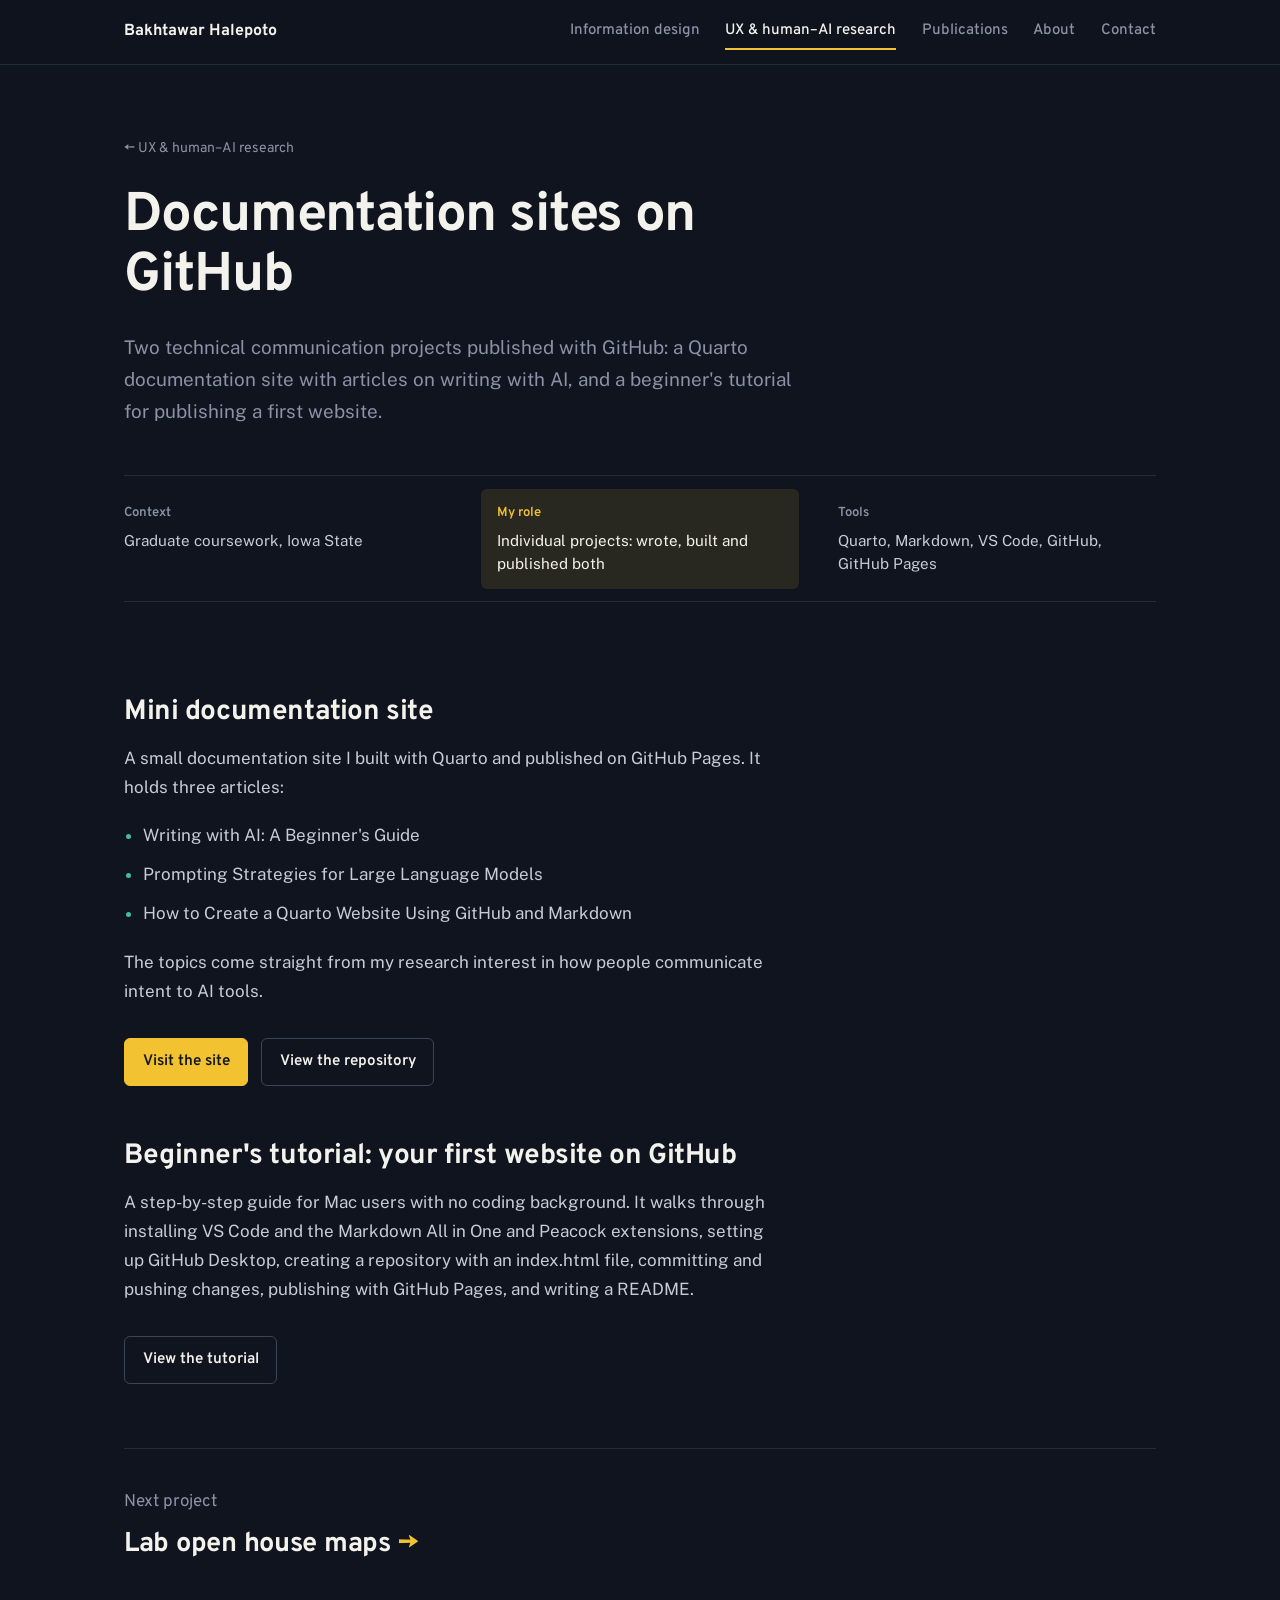
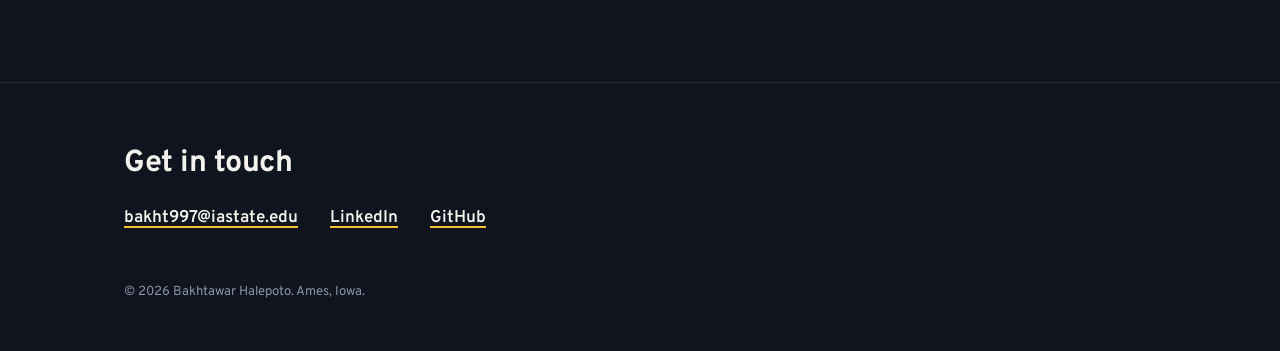
<file: work/documentation-sites.html>
<!DOCTYPE html>
<html lang="en">
<head>
<meta charset="utf-8">
<meta name="viewport" content="width=device-width, initial-scale=1">
<title>Documentation sites on GitHub | Bakhtawar Halepoto</title>
<meta name="description" content="A Quarto documentation site and a beginner&#x27;s GitHub tutorial.">
<link rel="preconnect" href="https://fonts.googleapis.com"><link rel="preconnect" href="https://fonts.gstatic.com" crossorigin><link href="https://fonts.googleapis.com/css2?family=Overpass:wght@500;600;700&family=Public+Sans:ital,wght@0,400;0,500;0,600;1,400&display=swap" rel="stylesheet">
<link rel="stylesheet" href="../assets/style.css">
</head>
<body>
<a class="skip" href="#main">Skip to content</a>
<header class="site-header"><div class="wrap">
<a class="brand" href="../index.html">Bakhtawar Halepoto</a>
<nav class="site-nav" aria-label="Main"><a href="../index.html#information-design">Information design</a><a href="../index.html#ux-research" aria-current="page">UX & human–AI research</a><a href="../index.html#publications">Publications</a><a href="../index.html#about">About</a><a href="../index.html#contact">Contact</a></nav>
</div></header>
<main id="main">

<section class="case-head"><div class="wrap">
<p class="crumb"><a href="../index.html#ux-research">UX & human–AI research</a></p>
<h1>Documentation sites on GitHub</h1>
<p class="lede">Two technical communication projects published with GitHub: a Quarto documentation site with articles on writing with AI, and a beginner's tutorial for publishing a first website.</p>
<dl class="case-facts"><div><dt>Context</dt><dd>Graduate coursework, Iowa State</dd></div><div class="role"><dt>My role</dt><dd>Individual projects: wrote, built and published both</dd></div><div><dt>Tools</dt><dd>Quarto, Markdown, VS Code, GitHub, GitHub Pages</dd></div></dl>
</div></section>
<section class="case-body"><div class="wrap">
<div class="prose">
<h2>Mini documentation site</h2>
<p>A small documentation site I built with Quarto and published on GitHub Pages. It holds three articles:</p>
<ul>
<li>Writing with AI: A Beginner's Guide</li>
<li>Prompting Strategies for Large Language Models</li>
<li>How to Create a Quarto Website Using GitHub and Markdown</li>
</ul>
<p>The topics come straight from my research interest in how people communicate intent to AI tools.</p>
</div>
<div class="links"><a class="button primary" href="https://bakhtawar-h.github.io/minidocsite-Bakhtawar/">Visit the site</a>
<a class="button" href="https://github.com/Bakhtawar-H/minidocsite-Bakhtawar">View the repository</a></div>
<div class="prose">
<h2>Beginner's tutorial: your first website on GitHub</h2>
<p>A step-by-step guide for Mac users with no coding background. It walks through installing VS Code and the Markdown All in One and Peacock extensions, setting up GitHub Desktop, creating a repository with an index.html file, committing and pushing changes, publishing with GitHub Pages, and writing a README.</p>
</div>
<div class="links"><a class="button" href="https://github.com/Bakhtawar-H/solo-docdraft">View the tutorial</a></div>
<p class="next-project">Next project<a href="wayfinding-maps.html">Lab open house maps</a></p>
</div></section>
</main>
<footer class="site-footer" id="contact"><div class="wrap">
<h2>Get in touch</h2>
<ul class="contact-links">
<li><a href="mailto:bakht997@iastate.edu">bakht997@iastate.edu</a></li>
<li><a href="https://www.linkedin.com/in/bakhtawarhalepoto">LinkedIn</a></li>
<li><a href="https://github.com/Bakhtawar-H">GitHub</a></li>
</ul>
<small>© 2026 Bakhtawar Halepoto. Ames, Iowa.</small>
</div></footer>
</body>
</html>
</file>
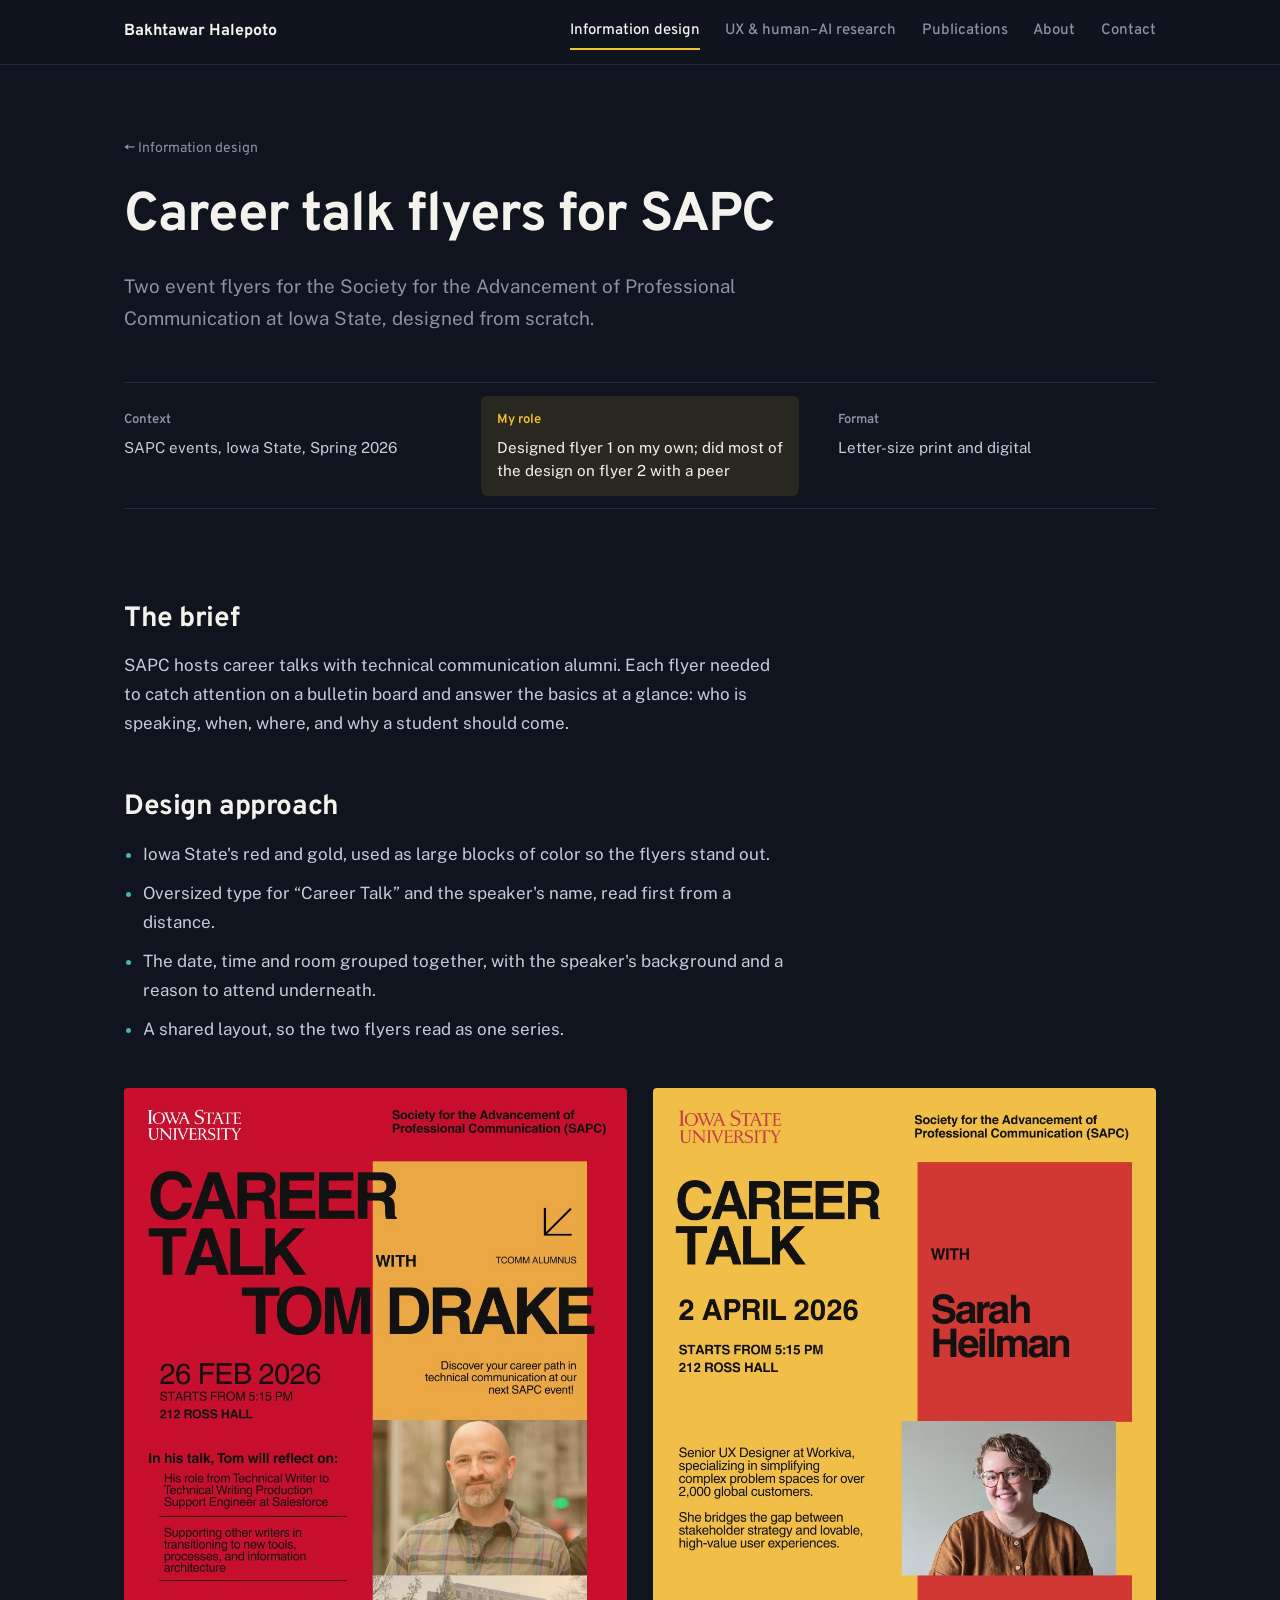
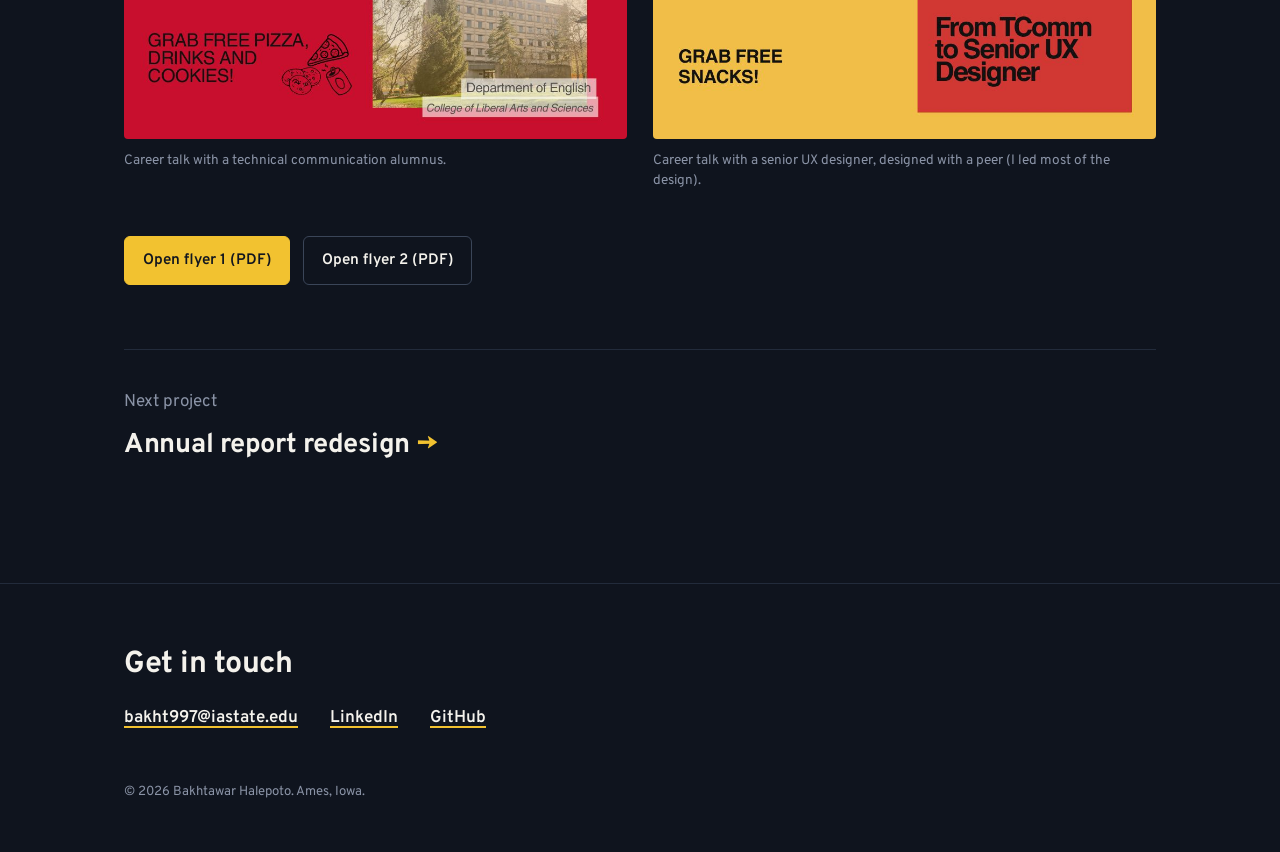
<file: work/event-flyers.html>
<!DOCTYPE html>
<html lang="en">
<head>
<meta charset="utf-8">
<meta name="viewport" content="width=device-width, initial-scale=1">
<title>Career talk flyers for SAPC | Bakhtawar Halepoto</title>
<meta name="description" content="Two career talk flyers for SAPC at Iowa State.">
<link rel="preconnect" href="https://fonts.googleapis.com"><link rel="preconnect" href="https://fonts.gstatic.com" crossorigin><link href="https://fonts.googleapis.com/css2?family=Overpass:wght@500;600;700&family=Public+Sans:ital,wght@0,400;0,500;0,600;1,400&display=swap" rel="stylesheet">
<link rel="stylesheet" href="../assets/style.css">
</head>
<body>
<a class="skip" href="#main">Skip to content</a>
<header class="site-header"><div class="wrap">
<a class="brand" href="../index.html">Bakhtawar Halepoto</a>
<nav class="site-nav" aria-label="Main"><a href="../index.html#information-design" aria-current="page">Information design</a><a href="../index.html#ux-research">UX & human–AI research</a><a href="../index.html#publications">Publications</a><a href="../index.html#about">About</a><a href="../index.html#contact">Contact</a></nav>
</div></header>
<main id="main">

<section class="case-head"><div class="wrap">
<p class="crumb"><a href="../index.html#information-design">Information design</a></p>
<h1>Career talk flyers for SAPC</h1>
<p class="lede">Two event flyers for the Society for the Advancement of Professional Communication at Iowa State, designed from scratch.</p>
<dl class="case-facts"><div><dt>Context</dt><dd>SAPC events, Iowa State, Spring 2026</dd></div><div class="role"><dt>My role</dt><dd>Designed flyer 1 on my own; did most of the design on flyer 2 with a peer</dd></div><div><dt>Format</dt><dd>Letter-size print and digital</dd></div></dl>
</div></section>
<section class="case-body"><div class="wrap">
<div class="prose">
<h2>The brief</h2>
<p>SAPC hosts career talks with technical communication alumni. Each flyer needed to catch attention on a bulletin board and answer the basics at a glance: who is speaking, when, where, and why a student should come.</p>
<h2>Design approach</h2>
<ul>
<li>Iowa State's red and gold, used as large blocks of color so the flyers stand out.</li>
<li>Oversized type for “Career Talk” and the speaker's name, read first from a distance.</li>
<li>The date, time and room grouped together, with the speaker's background and a reason to attend underneath.</li>
<li>A shared layout, so the two flyers read as one series.</li>
</ul>
</div>
<div class="figure wide pair"><figure><a href="../assets/img/p05-flyer-1-1.jpg"><img src="../assets/img/p05-flyer-1-1.jpg" alt="Red career talk flyer with speaker photo" loading="lazy"></a><figcaption>Career talk with a technical communication alumnus.</figcaption></figure><figure><a href="../assets/img/p05-flyer-2-1.jpg"><img src="../assets/img/p05-flyer-2-1.jpg" alt="Gold career talk flyer with speaker photo" loading="lazy"></a><figcaption>Career talk with a senior UX designer, designed with a peer (I led most of the design).</figcaption></figure></div>
<div class="links"><a class="button primary" href="../assets/pdf/p05-speaker1.pdf">Open flyer 1 (PDF)</a><a class="button" href="../assets/pdf/p05-speaker2.pdf">Open flyer 2 (PDF)</a></div>
<p class="next-project">Next project<a href="annual-report.html">Annual report redesign</a></p>
</div></section>
</main>
<footer class="site-footer" id="contact"><div class="wrap">
<h2>Get in touch</h2>
<ul class="contact-links">
<li><a href="mailto:bakht997@iastate.edu">bakht997@iastate.edu</a></li>
<li><a href="https://www.linkedin.com/in/bakhtawarhalepoto">LinkedIn</a></li>
<li><a href="https://github.com/Bakhtawar-H">GitHub</a></li>
</ul>
<small>© 2026 Bakhtawar Halepoto. Ames, Iowa.</small>
</div></footer>
</body>
</html>
</file>
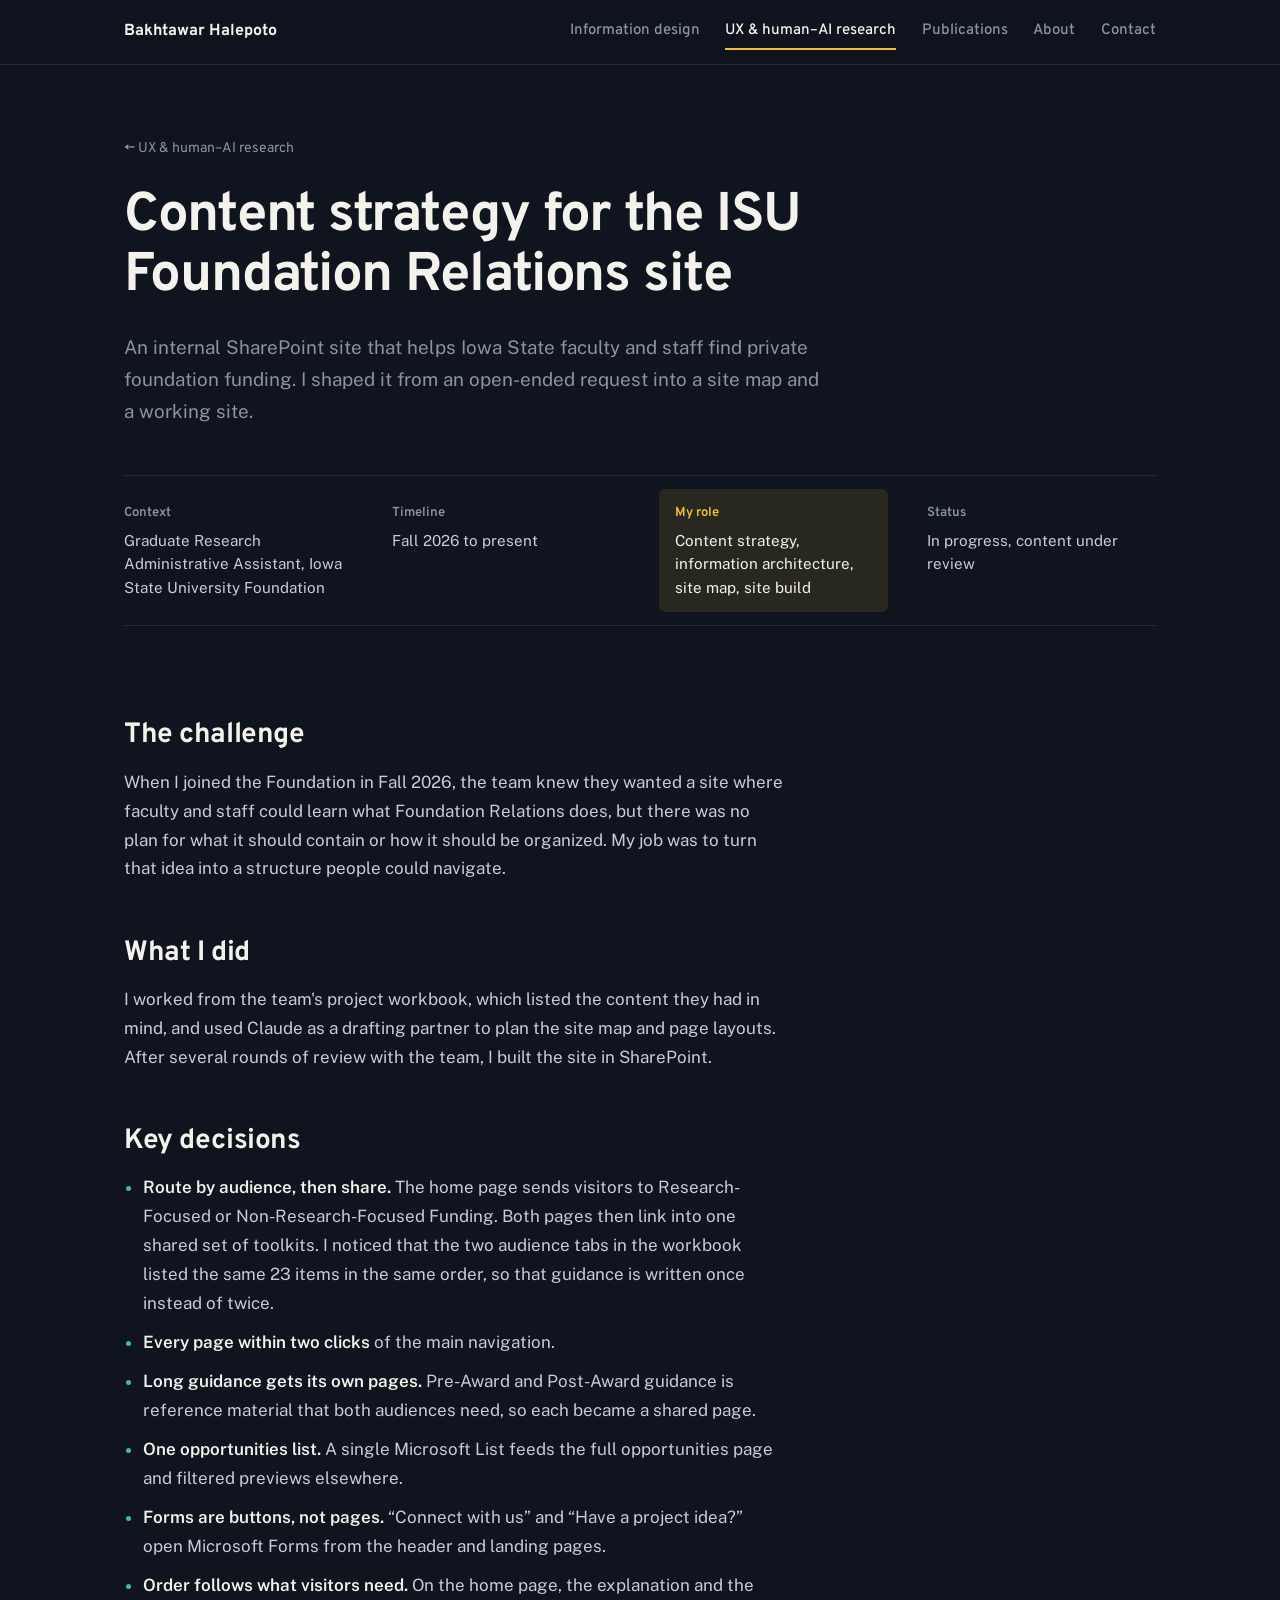
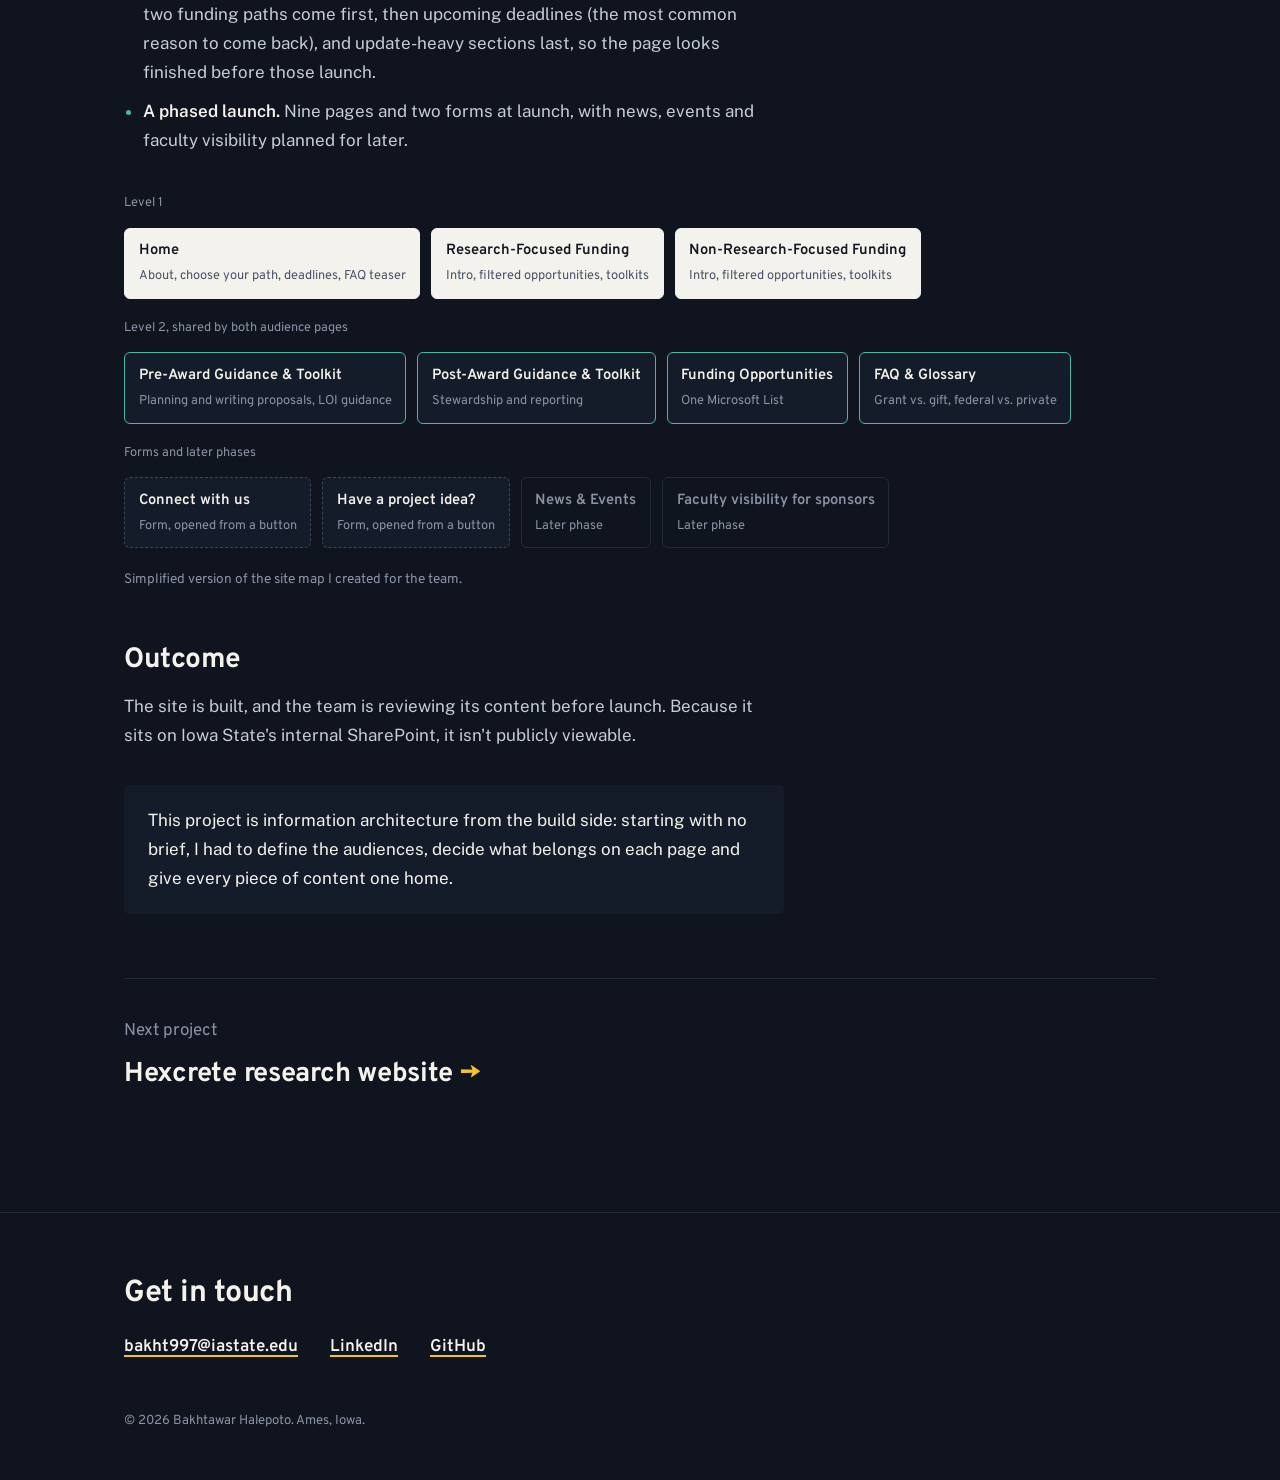
<file: work/foundation-relations.html>
<!DOCTYPE html>
<html lang="en">
<head>
<meta charset="utf-8">
<meta name="viewport" content="width=device-width, initial-scale=1">
<title>Content strategy for the ISU Foundation Relations site | Bakhtawar Halepoto</title>
<meta name="description" content="Content strategy and information architecture for an internal ISU Foundation SharePoint site.">
<link rel="preconnect" href="https://fonts.googleapis.com"><link rel="preconnect" href="https://fonts.gstatic.com" crossorigin><link href="https://fonts.googleapis.com/css2?family=Overpass:wght@500;600;700&family=Public+Sans:ital,wght@0,400;0,500;0,600;1,400&display=swap" rel="stylesheet">
<link rel="stylesheet" href="../assets/style.css">
</head>
<body>
<a class="skip" href="#main">Skip to content</a>
<header class="site-header"><div class="wrap">
<a class="brand" href="../index.html">Bakhtawar Halepoto</a>
<nav class="site-nav" aria-label="Main"><a href="../index.html#information-design">Information design</a><a href="../index.html#ux-research" aria-current="page">UX & human–AI research</a><a href="../index.html#publications">Publications</a><a href="../index.html#about">About</a><a href="../index.html#contact">Contact</a></nav>
</div></header>
<main id="main">

<section class="case-head"><div class="wrap">
<p class="crumb"><a href="../index.html#ux-research">UX & human–AI research</a></p>
<h1>Content strategy for the ISU Foundation Relations site</h1>
<p class="lede">An internal SharePoint site that helps Iowa State faculty and staff find private foundation funding. I shaped it from an open-ended request into a site map and a working site.</p>
<dl class="case-facts"><div><dt>Context</dt><dd>Graduate Research Administrative Assistant, Iowa State University Foundation</dd></div><div><dt>Timeline</dt><dd>Fall 2026 to present</dd></div><div class="role"><dt>My role</dt><dd>Content strategy, information architecture, site map, site build</dd></div><div><dt>Status</dt><dd>In progress, content under review</dd></div></dl>
</div></section>
<section class="case-body"><div class="wrap">
<div class="prose">
<h2>The challenge</h2>
<p>When I joined the Foundation in Fall 2026, the team knew they wanted a site where faculty and staff could learn what Foundation Relations does, but there was no plan for what it should contain or how it should be organized. My job was to turn that idea into a structure people could navigate.</p>
<h2>What I did</h2>
<p>I worked from the team's project workbook, which listed the content they had in mind, and used Claude as a drafting partner to plan the site map and page layouts. After several rounds of review with the team, I built the site in SharePoint.</p>
<h2>Key decisions</h2>
<ul>
<li><strong>Route by audience, then share.</strong> The home page sends visitors to Research-Focused or Non-Research-Focused Funding. Both pages then link into one shared set of toolkits. I noticed that the two audience tabs in the workbook listed the same 23 items in the same order, so that guidance is written once instead of twice.</li>
<li><strong>Every page within two clicks</strong> of the main navigation.</li>
<li><strong>Long guidance gets its own pages.</strong> Pre-Award and Post-Award guidance is reference material that both audiences need, so each became a shared page.</li>
<li><strong>One opportunities list.</strong> A single Microsoft List feeds the full opportunities page and filtered previews elsewhere.</li>
<li><strong>Forms are buttons, not pages.</strong> “Connect with us” and “Have a project idea?” open Microsoft Forms from the header and landing pages.</li>
<li><strong>Order follows what visitors need.</strong> On the home page, the explanation and the two funding paths come first, then upcoming deadlines (the most common reason to come back), and update-heavy sections last, so the page looks finished before those launch.</li>
<li><strong>A phased launch.</strong> Nine pages and two forms at launch, with news, events and faculty visibility planned for later.</li>
</ul>
</div>
<div class="ia" role="img" aria-label="Site map: Home, two audience pages, shared resource pages, forms and later-phase pages">
<div class="ia-row"><span class="ia-level">Level 1</span>
<div class="ia-box main">Home<small>About, choose your path, deadlines, FAQ teaser</small></div>
<div class="ia-box main">Research-Focused Funding<small>Intro, filtered opportunities, toolkits</small></div>
<div class="ia-box main">Non-Research-Focused Funding<small>Intro, filtered opportunities, toolkits</small></div></div>
<div class="ia-row"><span class="ia-level">Level 2, shared by both audience pages</span>
<div class="ia-box shared">Pre-Award Guidance &amp; Toolkit<small>Planning and writing proposals, LOI guidance</small></div>
<div class="ia-box shared">Post-Award Guidance &amp; Toolkit<small>Stewardship and reporting</small></div>
<div class="ia-box shared">Funding Opportunities<small>One Microsoft List</small></div>
<div class="ia-box shared">FAQ &amp; Glossary<small>Grant vs. gift, federal vs. private</small></div></div>
<div class="ia-row"><span class="ia-level">Forms and later phases</span>
<div class="ia-box form">Connect with us<small>Form, opened from a button</small></div>
<div class="ia-box form">Have a project idea?<small>Form, opened from a button</small></div>
<div class="ia-box later">News &amp; Events<small>Later phase</small></div>
<div class="ia-box later">Faculty visibility for sponsors<small>Later phase</small></div></div>
</div>
<p class="figure" style="font-family:var(--display);font-size:.85rem;color:var(--muted);margin-top:0">Simplified version of the site map I created for the team.</p>
<div class="prose">
<h2>Outcome</h2>
<p>The site is built, and the team is reviewing its content before launch. Because it sits on Iowa State's internal SharePoint, it isn't publicly viewable.</p>
<div class="callout"><p>This project is information architecture from the build side: starting with no brief, I had to define the audiences, decide what belongs on each page and give every piece of content one home.</p></div>
</div>
<p class="next-project">Next project<a href="hexcrete.html">Hexcrete research website</a></p>
</div></section>
</main>
<footer class="site-footer" id="contact"><div class="wrap">
<h2>Get in touch</h2>
<ul class="contact-links">
<li><a href="mailto:bakht997@iastate.edu">bakht997@iastate.edu</a></li>
<li><a href="https://www.linkedin.com/in/bakhtawarhalepoto">LinkedIn</a></li>
<li><a href="https://github.com/Bakhtawar-H">GitHub</a></li>
</ul>
<small>© 2026 Bakhtawar Halepoto. Ames, Iowa.</small>
</div></footer>
</body>
</html>
</file>
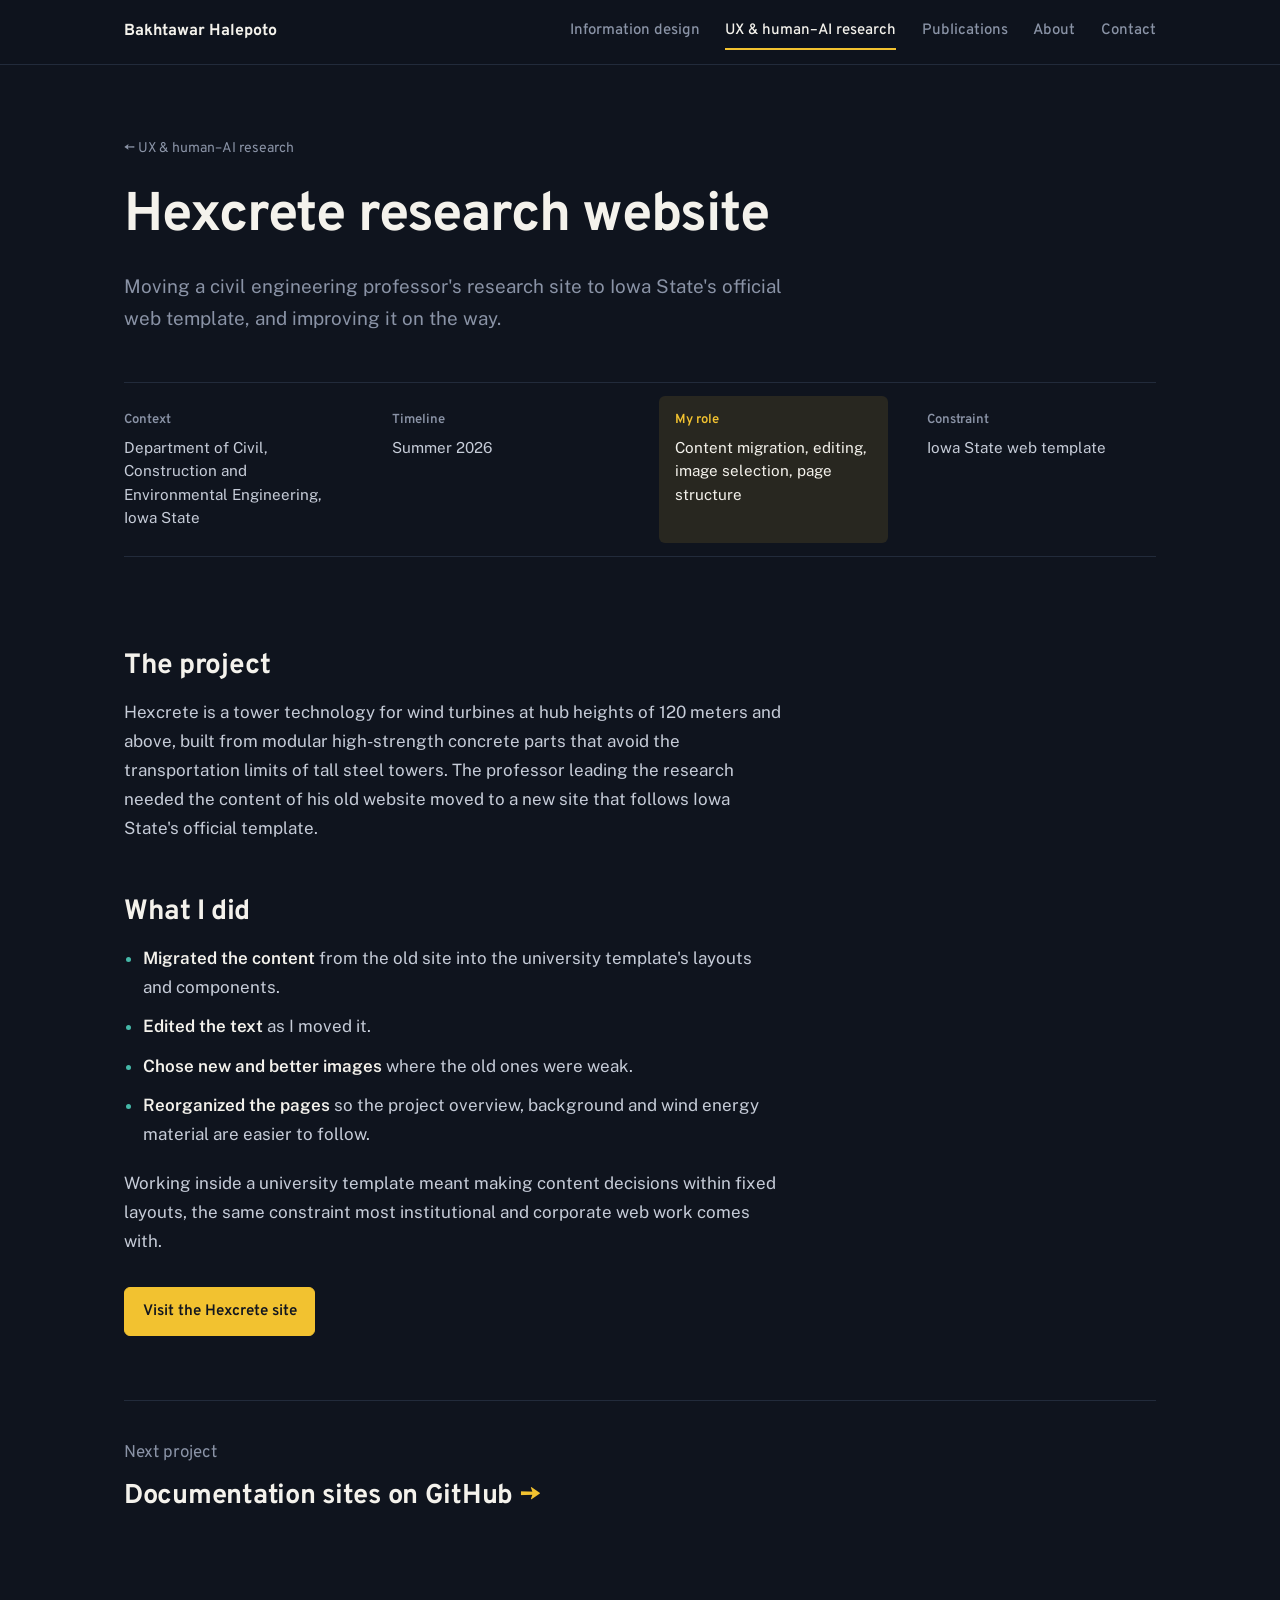
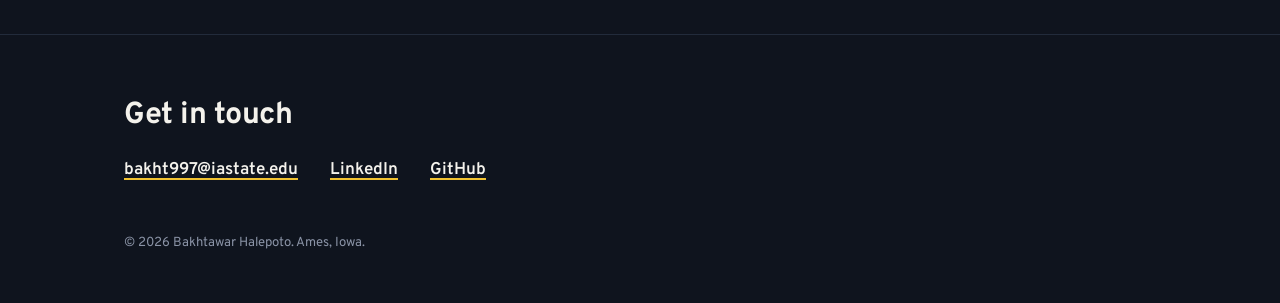
<file: work/hexcrete.html>
<!DOCTYPE html>
<html lang="en">
<head>
<meta charset="utf-8">
<meta name="viewport" content="width=device-width, initial-scale=1">
<title>Hexcrete research website | Bakhtawar Halepoto</title>
<meta name="description" content="Content migration of a research website to the Iowa State template.">
<link rel="preconnect" href="https://fonts.googleapis.com"><link rel="preconnect" href="https://fonts.gstatic.com" crossorigin><link href="https://fonts.googleapis.com/css2?family=Overpass:wght@500;600;700&family=Public+Sans:ital,wght@0,400;0,500;0,600;1,400&display=swap" rel="stylesheet">
<link rel="stylesheet" href="../assets/style.css">
</head>
<body>
<a class="skip" href="#main">Skip to content</a>
<header class="site-header"><div class="wrap">
<a class="brand" href="../index.html">Bakhtawar Halepoto</a>
<nav class="site-nav" aria-label="Main"><a href="../index.html#information-design">Information design</a><a href="../index.html#ux-research" aria-current="page">UX & human–AI research</a><a href="../index.html#publications">Publications</a><a href="../index.html#about">About</a><a href="../index.html#contact">Contact</a></nav>
</div></header>
<main id="main">

<section class="case-head"><div class="wrap">
<p class="crumb"><a href="../index.html#ux-research">UX & human–AI research</a></p>
<h1>Hexcrete research website</h1>
<p class="lede">Moving a civil engineering professor's research site to Iowa State's official web template, and improving it on the way.</p>
<dl class="case-facts"><div><dt>Context</dt><dd>Department of Civil, Construction and Environmental Engineering, Iowa State</dd></div><div><dt>Timeline</dt><dd>Summer 2026</dd></div><div class="role"><dt>My role</dt><dd>Content migration, editing, image selection, page structure</dd></div><div><dt>Constraint</dt><dd>Iowa State web template</dd></div></dl>
</div></section>
<section class="case-body"><div class="wrap">
<div class="prose">
<h2>The project</h2>
<p>Hexcrete is a tower technology for wind turbines at hub heights of 120 meters and above, built from modular high-strength concrete parts that avoid the transportation limits of tall steel towers. The professor leading the research needed the content of his old website moved to a new site that follows Iowa State's official template.</p>
<h2>What I did</h2>
<ul>
<li><strong>Migrated the content</strong> from the old site into the university template's layouts and components.</li>
<li><strong>Edited the text</strong> as I moved it.</li>
<li><strong>Chose new and better images</strong> where the old ones were weak.</li>
<li><strong>Reorganized the pages</strong> so the project overview, background and wind energy material are easier to follow.</li>
</ul>
<p>Working inside a university template meant making content decisions within fixed layouts, the same constraint most institutional and corporate web work comes with.</p>
</div>
<div class="links"><a class="button primary" href="https://www.ccee.iastate.edu/hexcrete/">Visit the Hexcrete site</a></div>
<p class="next-project">Next project<a href="documentation-sites.html">Documentation sites on GitHub</a></p>
</div></section>
</main>
<footer class="site-footer" id="contact"><div class="wrap">
<h2>Get in touch</h2>
<ul class="contact-links">
<li><a href="mailto:bakht997@iastate.edu">bakht997@iastate.edu</a></li>
<li><a href="https://www.linkedin.com/in/bakhtawarhalepoto">LinkedIn</a></li>
<li><a href="https://github.com/Bakhtawar-H">GitHub</a></li>
</ul>
<small>© 2026 Bakhtawar Halepoto. Ames, Iowa.</small>
</div></footer>
</body>
</html>
</file>
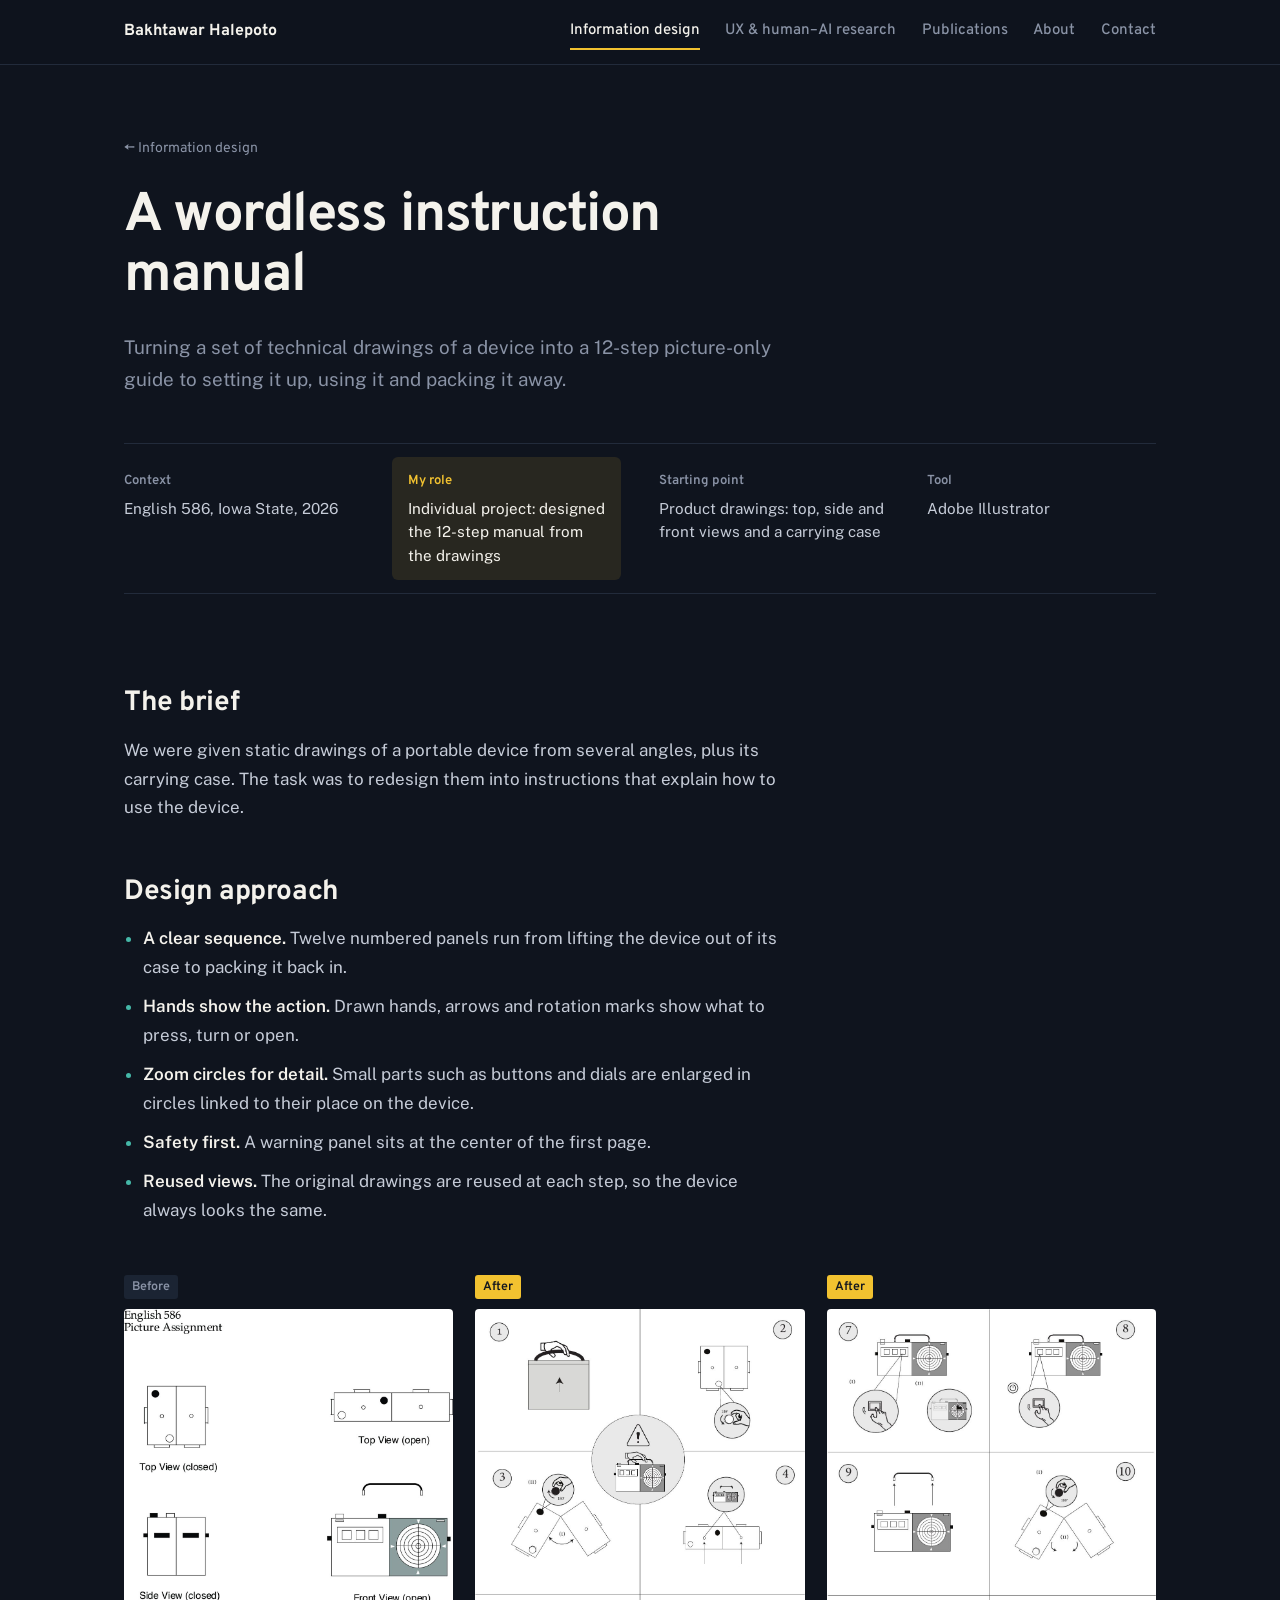
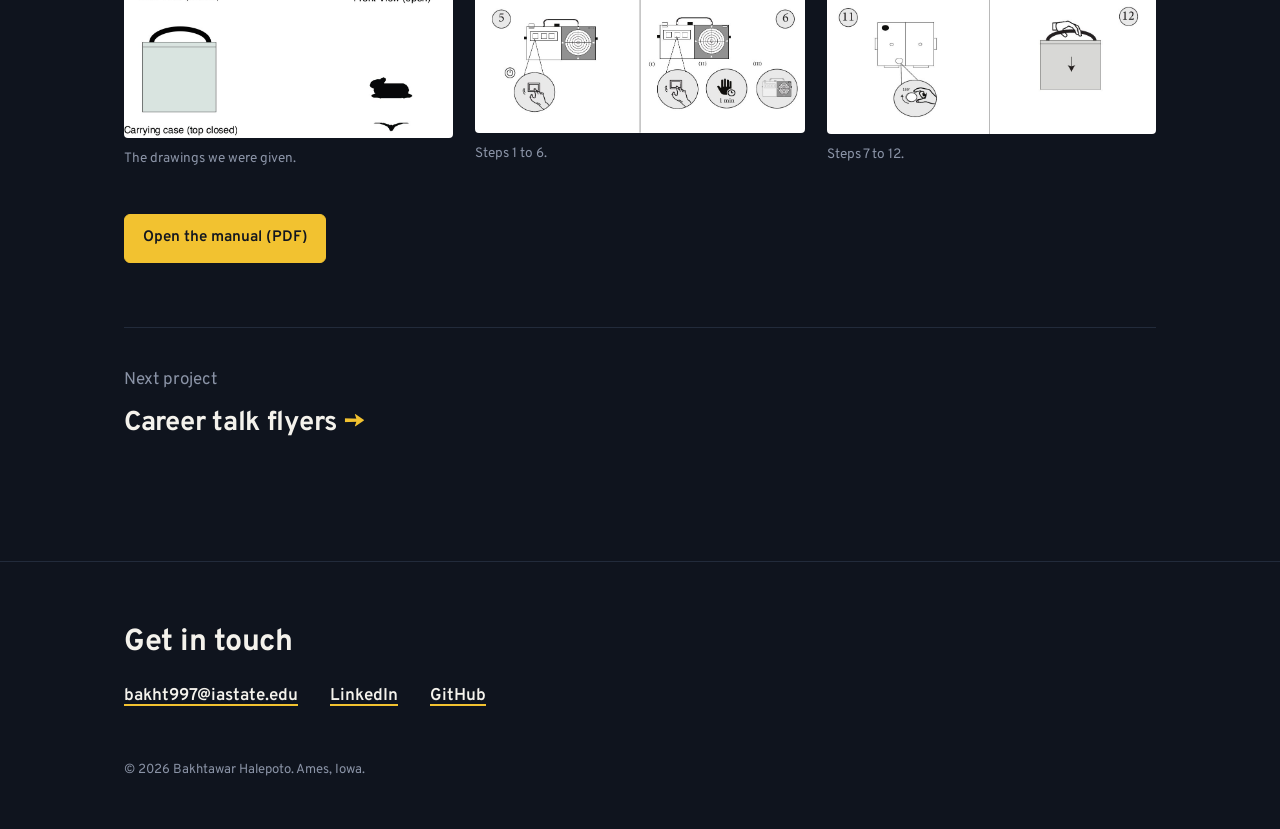
<file: work/instruction-manual.html>
<!DOCTYPE html>
<html lang="en">
<head>
<meta charset="utf-8">
<meta name="viewport" content="width=device-width, initial-scale=1">
<title>A wordless instruction manual | Bakhtawar Halepoto</title>
<meta name="description" content="A 12-step picture-only instruction manual.">
<link rel="preconnect" href="https://fonts.googleapis.com"><link rel="preconnect" href="https://fonts.gstatic.com" crossorigin><link href="https://fonts.googleapis.com/css2?family=Overpass:wght@500;600;700&family=Public+Sans:ital,wght@0,400;0,500;0,600;1,400&display=swap" rel="stylesheet">
<link rel="stylesheet" href="../assets/style.css">
</head>
<body>
<a class="skip" href="#main">Skip to content</a>
<header class="site-header"><div class="wrap">
<a class="brand" href="../index.html">Bakhtawar Halepoto</a>
<nav class="site-nav" aria-label="Main"><a href="../index.html#information-design" aria-current="page">Information design</a><a href="../index.html#ux-research">UX & human–AI research</a><a href="../index.html#publications">Publications</a><a href="../index.html#about">About</a><a href="../index.html#contact">Contact</a></nav>
</div></header>
<main id="main">

<section class="case-head"><div class="wrap">
<p class="crumb"><a href="../index.html#information-design">Information design</a></p>
<h1>A wordless instruction manual</h1>
<p class="lede">Turning a set of technical drawings of a device into a 12-step picture-only guide to setting it up, using it and packing it away.</p>
<dl class="case-facts"><div><dt>Context</dt><dd>English 586, Iowa State, 2026</dd></div><div class="role"><dt>My role</dt><dd>Individual project: designed the 12-step manual from the drawings</dd></div><div><dt>Starting point</dt><dd>Product drawings: top, side and front views and a carrying case</dd></div><div><dt>Tool</dt><dd>Adobe Illustrator</dd></div></dl>
</div></section>
<section class="case-body"><div class="wrap">
<div class="prose">
<h2>The brief</h2>
<p>We were given static drawings of a portable device from several angles, plus its carrying case. The task was to redesign them into instructions that explain how to use the device.</p>
<h2>Design approach</h2>
<ul>
<li><strong>A clear sequence.</strong> Twelve numbered panels run from lifting the device out of its case to packing it back in.</li>
<li><strong>Hands show the action.</strong> Drawn hands, arrows and rotation marks show what to press, turn or open.</li>
<li><strong>Zoom circles for detail.</strong> Small parts such as buttons and dials are enlarged in circles linked to their place on the device.</li>
<li><strong>Safety first.</strong> A warning panel sits at the center of the first page.</li>
<li><strong>Reused views.</strong> The original drawings are reused at each step, so the device always looks the same.</li>
</ul>
</div>
<div class="figure wide trio"><figure><span class="tag-before">Before</span><a href="../assets/img/p04-original.jpg"><img src="../assets/img/p04-original.jpg" alt="Original technical drawings of the device and carrying case" loading="lazy"></a><figcaption>The drawings we were given.</figcaption></figure><figure><span class="tag-after">After</span><a href="../assets/img/p04-manual-1.jpg"><img src="../assets/img/p04-manual-1.jpg" alt="Instruction manual page with steps 1 to 6" loading="lazy"></a><figcaption>Steps 1 to 6.</figcaption></figure><figure><span class="tag-after">After</span><a href="../assets/img/p04-manual-2.jpg"><img src="../assets/img/p04-manual-2.jpg" alt="Instruction manual page with steps 7 to 12" loading="lazy"></a><figcaption>Steps 7 to 12.</figcaption></figure></div>
<div class="links"><a class="button primary" href="../assets/pdf/p04-manual.pdf">Open the manual (PDF)</a></div>
<p class="next-project">Next project<a href="event-flyers.html">Career talk flyers</a></p>
</div></section>
</main>
<footer class="site-footer" id="contact"><div class="wrap">
<h2>Get in touch</h2>
<ul class="contact-links">
<li><a href="mailto:bakht997@iastate.edu">bakht997@iastate.edu</a></li>
<li><a href="https://www.linkedin.com/in/bakhtawarhalepoto">LinkedIn</a></li>
<li><a href="https://github.com/Bakhtawar-H">GitHub</a></li>
</ul>
<small>© 2026 Bakhtawar Halepoto. Ames, Iowa.</small>
</div></footer>
</body>
</html>
</file>
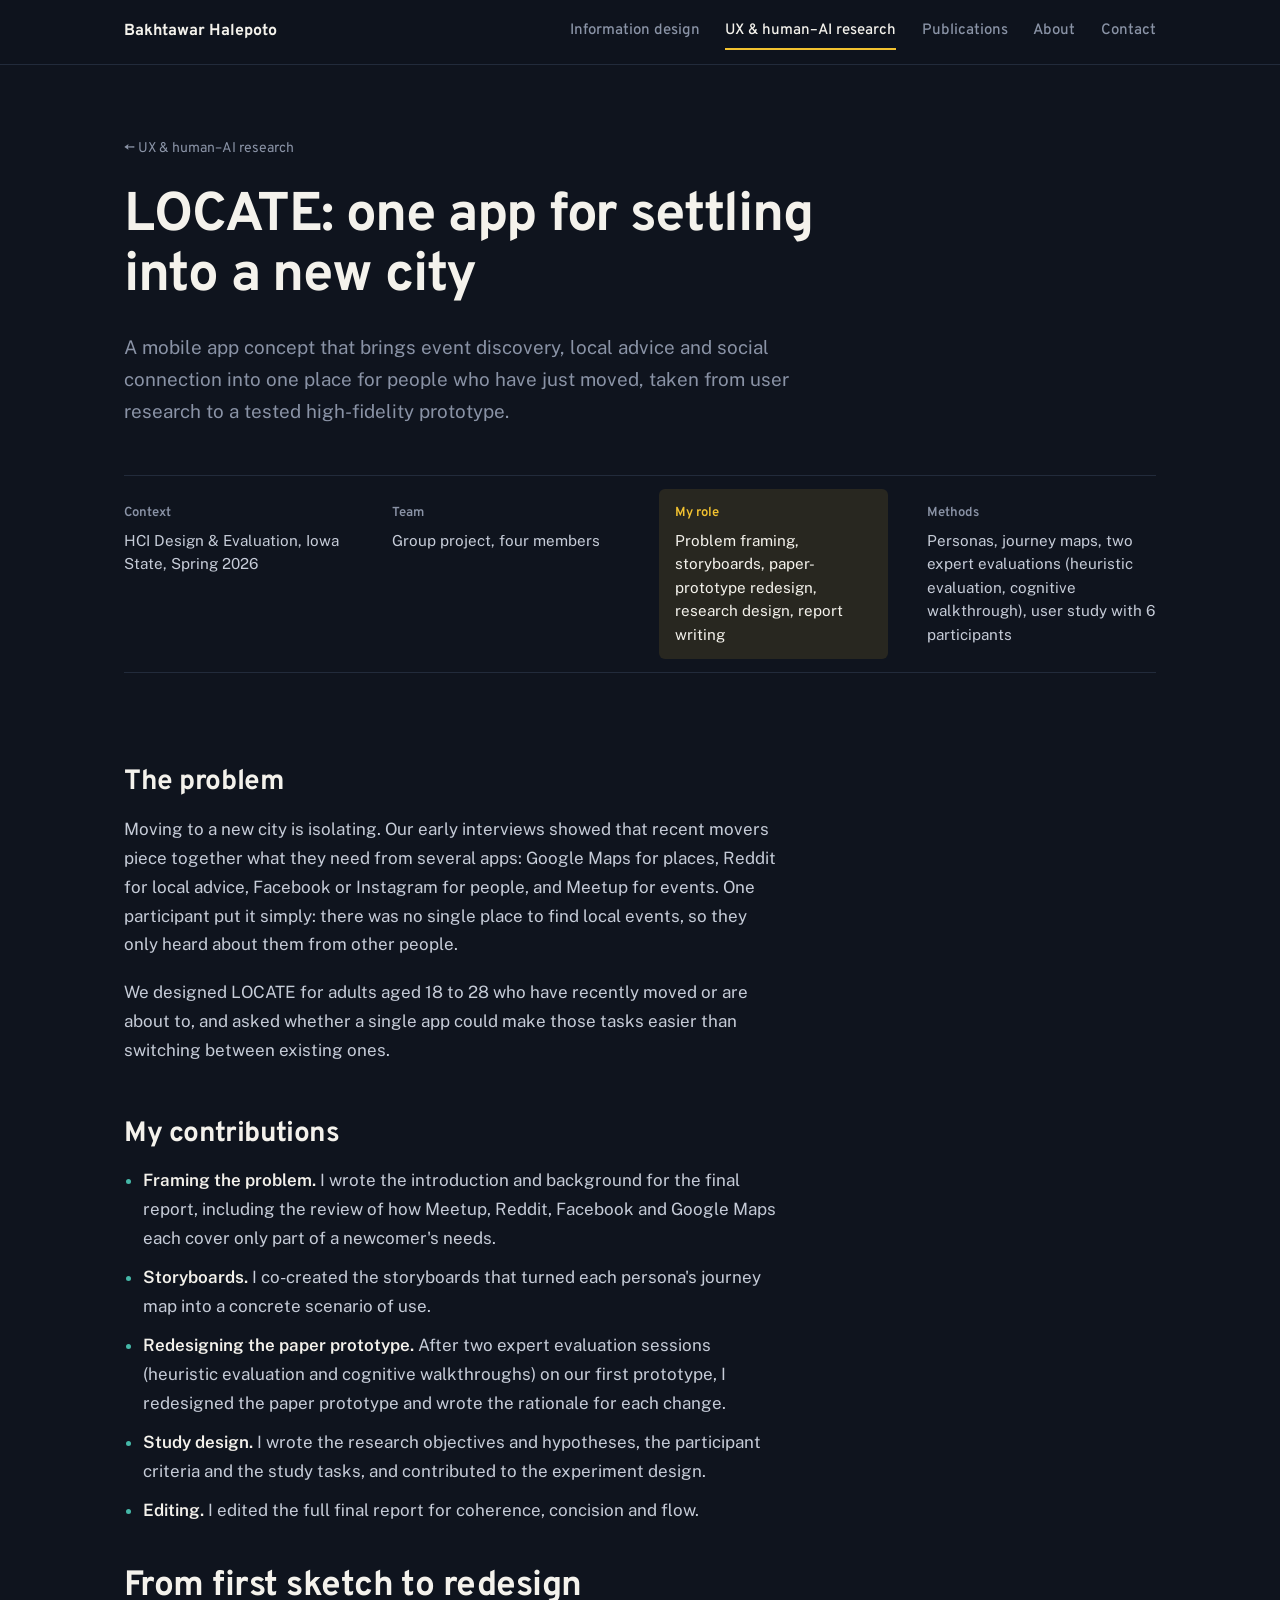
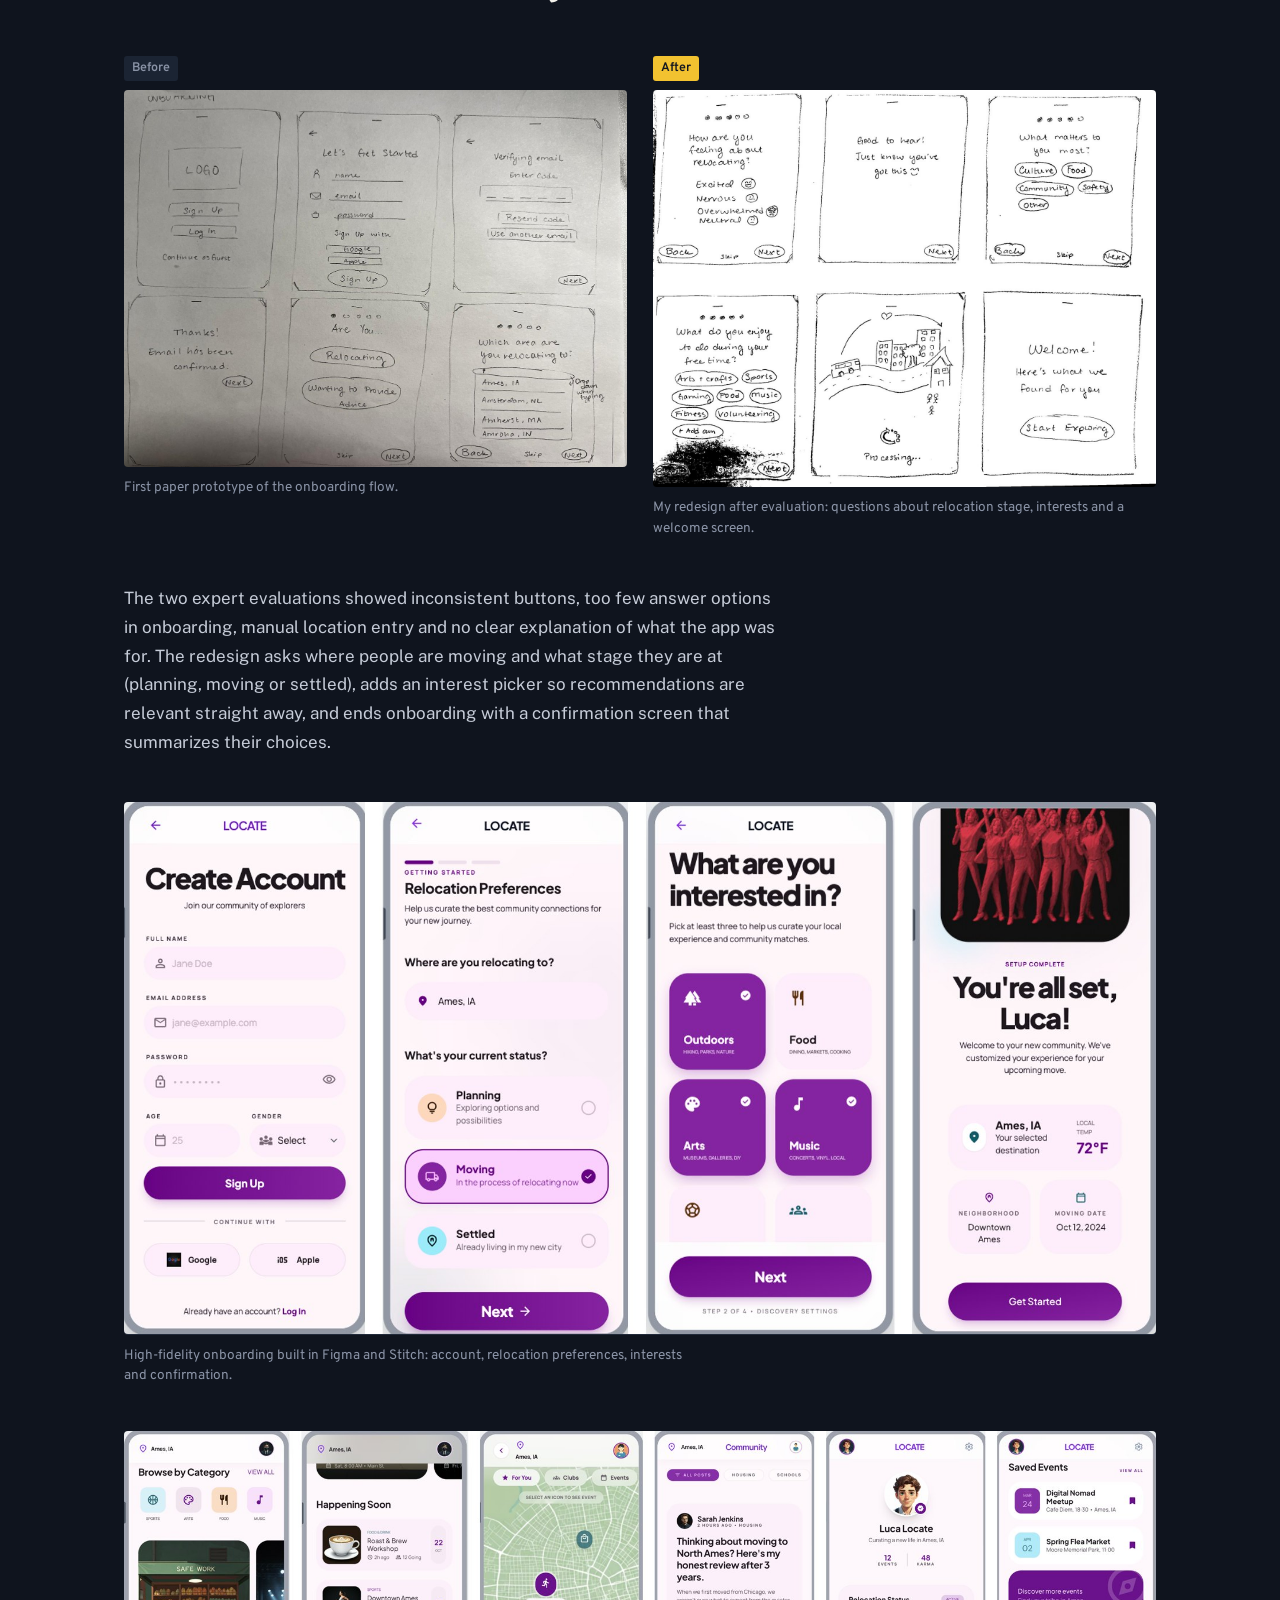
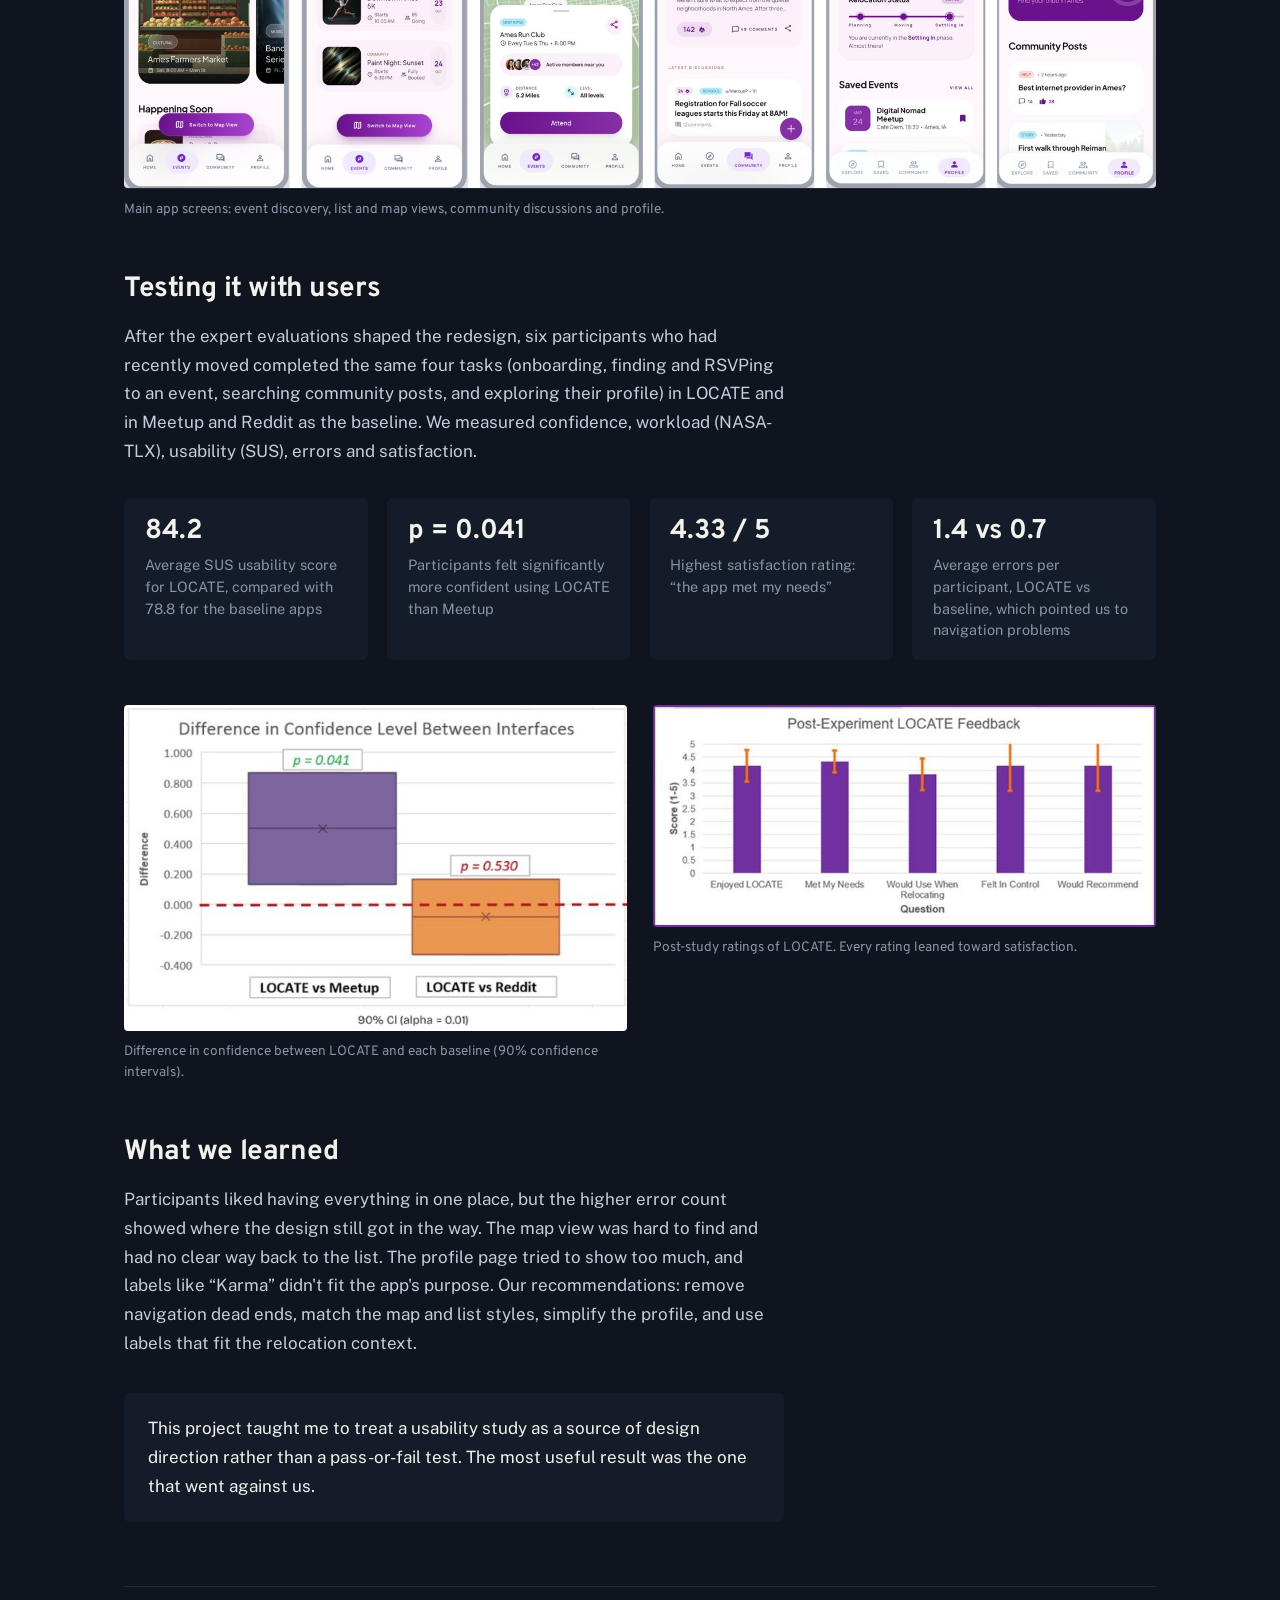
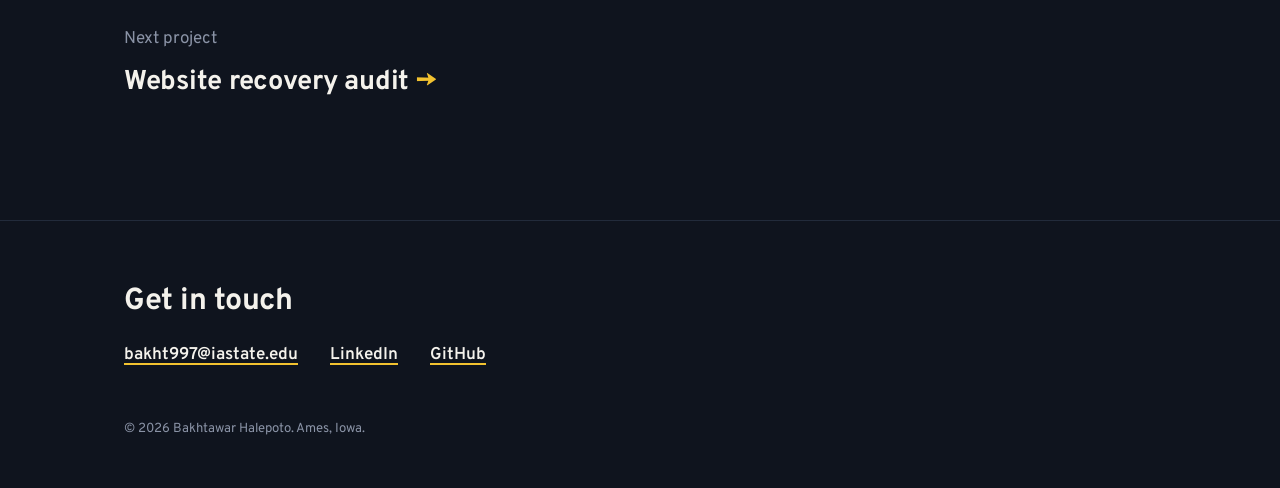
<file: work/locate.html>
<!DOCTYPE html>
<html lang="en">
<head>
<meta charset="utf-8">
<meta name="viewport" content="width=device-width, initial-scale=1">
<title>LOCATE: one app for settling into a new city | Bakhtawar Halepoto</title>
<meta name="description" content="A mobile app for people who have just moved, from user research to a tested prototype.">
<link rel="preconnect" href="https://fonts.googleapis.com"><link rel="preconnect" href="https://fonts.gstatic.com" crossorigin><link href="https://fonts.googleapis.com/css2?family=Overpass:wght@500;600;700&family=Public+Sans:ital,wght@0,400;0,500;0,600;1,400&display=swap" rel="stylesheet">
<link rel="stylesheet" href="../assets/style.css">
</head>
<body>
<a class="skip" href="#main">Skip to content</a>
<header class="site-header"><div class="wrap">
<a class="brand" href="../index.html">Bakhtawar Halepoto</a>
<nav class="site-nav" aria-label="Main"><a href="../index.html#information-design">Information design</a><a href="../index.html#ux-research" aria-current="page">UX & human–AI research</a><a href="../index.html#publications">Publications</a><a href="../index.html#about">About</a><a href="../index.html#contact">Contact</a></nav>
</div></header>
<main id="main">

<section class="case-head"><div class="wrap">
<p class="crumb"><a href="../index.html#ux-research">UX & human–AI research</a></p>
<h1>LOCATE: one app for settling into a new city</h1>
<p class="lede">A mobile app concept that brings event discovery, local advice and social connection into one place for people who have just moved, taken from user research to a tested high-fidelity prototype.</p>
<dl class="case-facts"><div><dt>Context</dt><dd>HCI Design &amp; Evaluation, Iowa State, Spring 2026</dd></div><div><dt>Team</dt><dd>Group project, four members</dd></div><div class="role"><dt>My role</dt><dd>Problem framing, storyboards, paper-prototype redesign, research design, report writing</dd></div><div><dt>Methods</dt><dd>Personas, journey maps, two expert evaluations (heuristic evaluation, cognitive walkthrough), user study with 6 participants</dd></div></dl>
</div></section>
<section class="case-body"><div class="wrap">
<div class="prose">
<h2>The problem</h2>
<p>Moving to a new city is isolating. Our early interviews showed that recent movers piece together what they need from several apps: Google Maps for places, Reddit for local advice, Facebook or Instagram for people, and Meetup for events. One participant put it simply: there was no single place to find local events, so they only heard about them from other people.</p>
<p>We designed LOCATE for adults aged 18 to 28 who have recently moved or are about to, and asked whether a single app could make those tasks easier than switching between existing ones.</p>
<h2>My contributions</h2>
<ul>
<li><strong>Framing the problem.</strong> I wrote the introduction and background for the final report, including the review of how Meetup, Reddit, Facebook and Google Maps each cover only part of a newcomer's needs.</li>
<li><strong>Storyboards.</strong> I co-created the storyboards that turned each persona's journey map into a concrete scenario of use.</li>
<li><strong>Redesigning the paper prototype.</strong> After two expert evaluation sessions (heuristic evaluation and cognitive walkthroughs) on our first prototype, I redesigned the paper prototype and wrote the rationale for each change.</li>
<li><strong>Study design.</strong> I wrote the research objectives and hypotheses, the participant criteria and the study tasks, and contributed to the experiment design.</li>
<li><strong>Editing.</strong> I edited the full final report for coherence, concision and flow.</li>
</ul>
</div>
<h2 class="prose" style="margin-top:2.6rem">From first sketch to redesign</h2>
<div class="figure wide pair"><figure><span class="tag-before">Before</span><a href="../assets/img/locate-paper-v1.jpg"><img src="../assets/img/locate-paper-v1.jpg" alt="Hand-drawn paper prototype of sign-up and onboarding screens" loading="lazy"></a><figcaption>First paper prototype of the onboarding flow.</figcaption></figure><figure><span class="tag-after">After</span><a href="../assets/img/locate-paper-v2.jpg"><img src="../assets/img/locate-paper-v2.jpg" alt="Redesigned paper prototype with relocation questions, interest selection and welcome screens" loading="lazy"></a><figcaption>My redesign after evaluation: questions about relocation stage, interests and a welcome screen.</figcaption></figure></div>
<div class="prose">
<p>The two expert evaluations showed inconsistent buttons, too few answer options in onboarding, manual location entry and no clear explanation of what the app was for. The redesign asks where people are moving and what stage they are at (planning, moving or settled), adds an interest picker so recommendations are relevant straight away, and ends onboarding with a confirmation screen that summarizes their choices.</p>
</div>
<figure class="figure wide"><a href="../assets/img/locate-final-onboarding.jpg"><img src="../assets/img/locate-final-onboarding.jpg" alt="Four high-fidelity onboarding screens of the LOCATE app" loading="lazy"></a><figcaption>High-fidelity onboarding built in Figma and Stitch: account, relocation preferences, interests and confirmation.</figcaption></figure>
<figure class="figure wide"><a href="../assets/img/locate-final-app.jpg"><img src="../assets/img/locate-final-app.jpg" alt="Six high-fidelity screens of the LOCATE app showing events, map, community and profile" loading="lazy"></a><figcaption>Main app screens: event discovery, list and map views, community discussions and profile.</figcaption></figure>
<div class="prose">
<h2>Testing it with users</h2>
<p>After the expert evaluations shaped the redesign, six participants who had recently moved completed the same four tasks (onboarding, finding and RSVPing to an event, searching community posts, and exploring their profile) in LOCATE and in Meetup and Reddit as the baseline. We measured confidence, workload (NASA-TLX), usability (SUS), errors and satisfaction.</p>
</div>
<div class="stats">
<div><b>84.2</b><span>Average SUS usability score for LOCATE, compared with 78.8 for the baseline apps</span></div>
<div><b>p = 0.041</b><span>Participants felt significantly more confident using LOCATE than Meetup</span></div>
<div><b>4.33 / 5</b><span>Highest satisfaction rating: “the app met my needs”</span></div>
<div><b>1.4 vs 0.7</b><span>Average errors per participant, LOCATE vs baseline, which pointed us to navigation problems</span></div>
</div>
<div class="figure wide pair"><figure><a href="../assets/img/locate-chart-confidence.jpg"><img src="../assets/img/locate-chart-confidence.jpg" alt="Box chart of confidence differences: LOCATE vs Meetup and LOCATE vs Reddit" loading="lazy"></a><figcaption>Difference in confidence between LOCATE and each baseline (90% confidence intervals).</figcaption></figure><figure><a href="../assets/img/locate-chart-feedback.jpg"><img src="../assets/img/locate-chart-feedback.jpg" alt="Bar chart of post-experiment satisfaction ratings for LOCATE" loading="lazy"></a><figcaption>Post-study ratings of LOCATE. Every rating leaned toward satisfaction.</figcaption></figure></div>
<div class="prose">
<h2>What we learned</h2>
<p>Participants liked having everything in one place, but the higher error count showed where the design still got in the way. The map view was hard to find and had no clear way back to the list. The profile page tried to show too much, and labels like “Karma” didn't fit the app's purpose. Our recommendations: remove navigation dead ends, match the map and list styles, simplify the profile, and use labels that fit the relocation context.</p>
<div class="callout"><p>This project taught me to treat a usability study as a source of design direction rather than a pass-or-fail test. The most useful result was the one that went against us.</p></div>
</div>
<p class="next-project">Next project<a href="website-recovery-audit.html">Website recovery audit</a></p>
</div></section>
</main>
<footer class="site-footer" id="contact"><div class="wrap">
<h2>Get in touch</h2>
<ul class="contact-links">
<li><a href="mailto:bakht997@iastate.edu">bakht997@iastate.edu</a></li>
<li><a href="https://www.linkedin.com/in/bakhtawarhalepoto">LinkedIn</a></li>
<li><a href="https://github.com/Bakhtawar-H">GitHub</a></li>
</ul>
<small>© 2026 Bakhtawar Halepoto. Ames, Iowa.</small>
</div></footer>
</body>
</html>
</file>
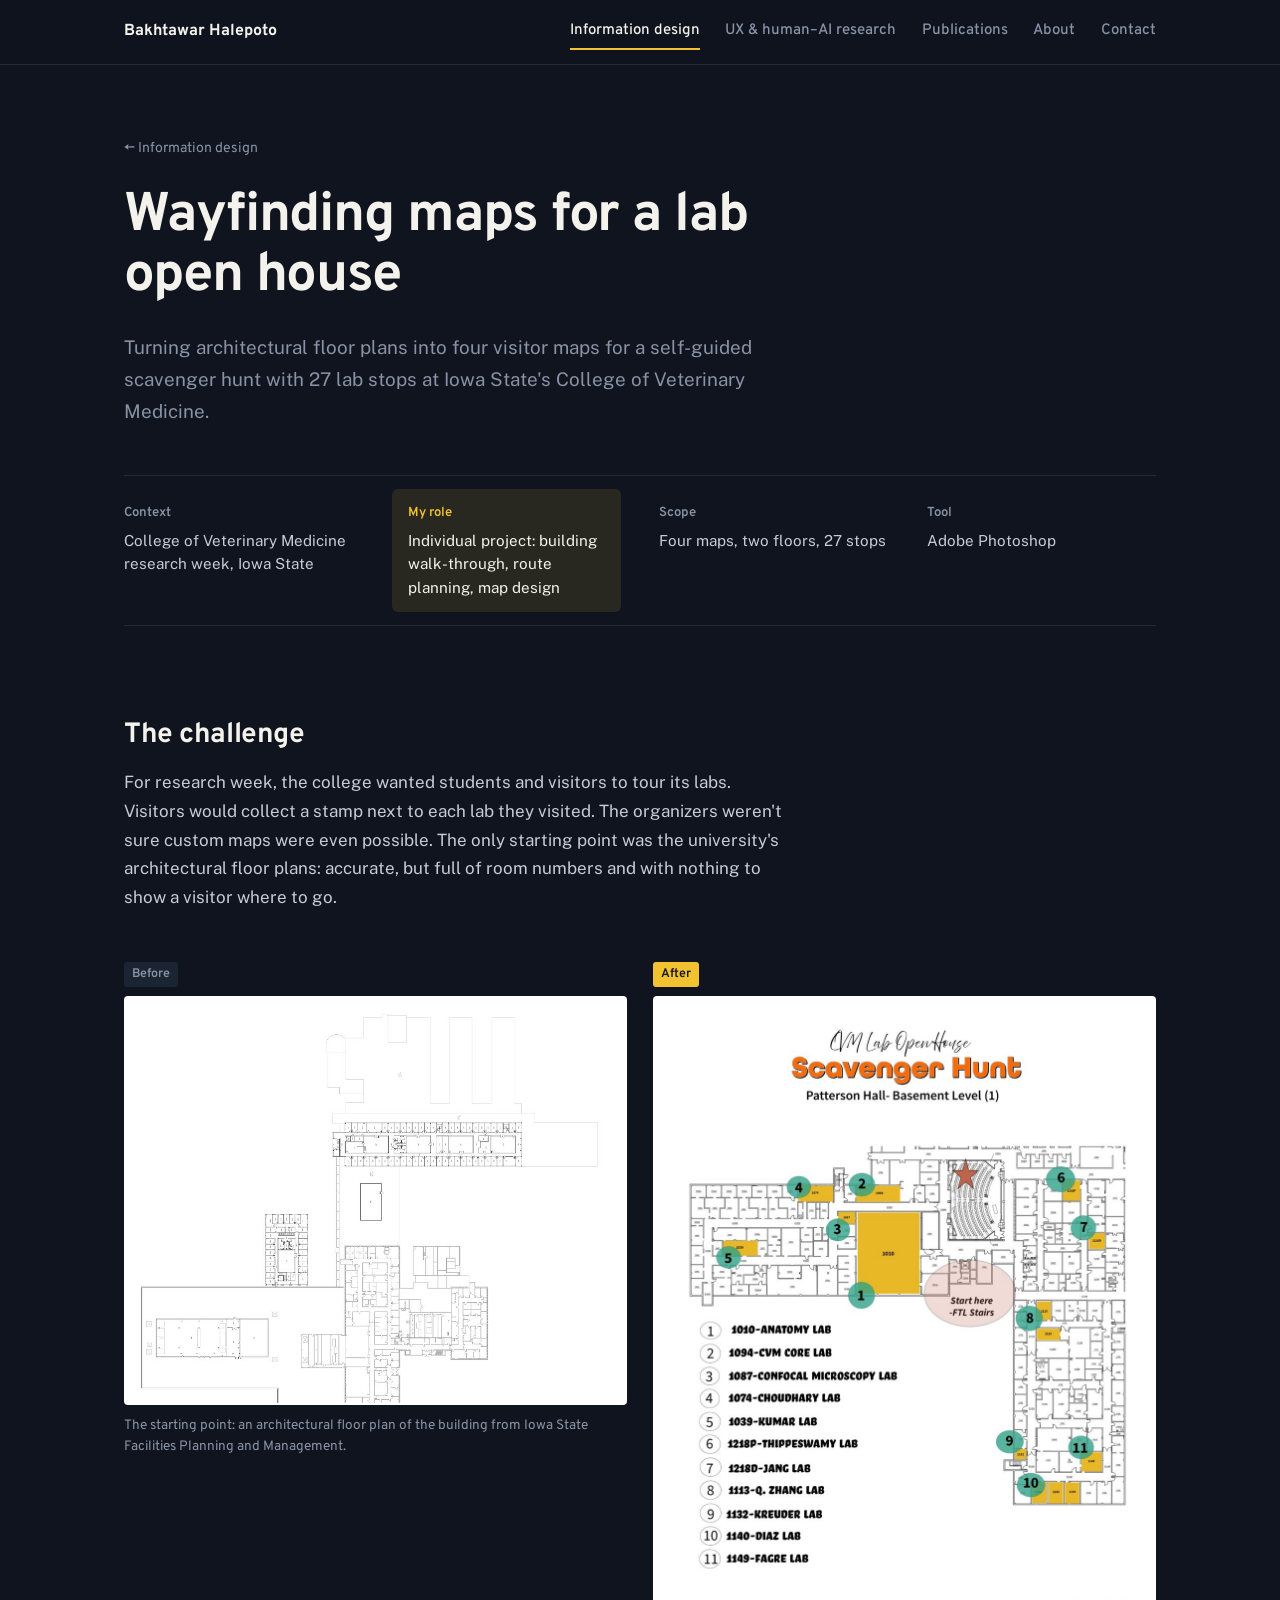
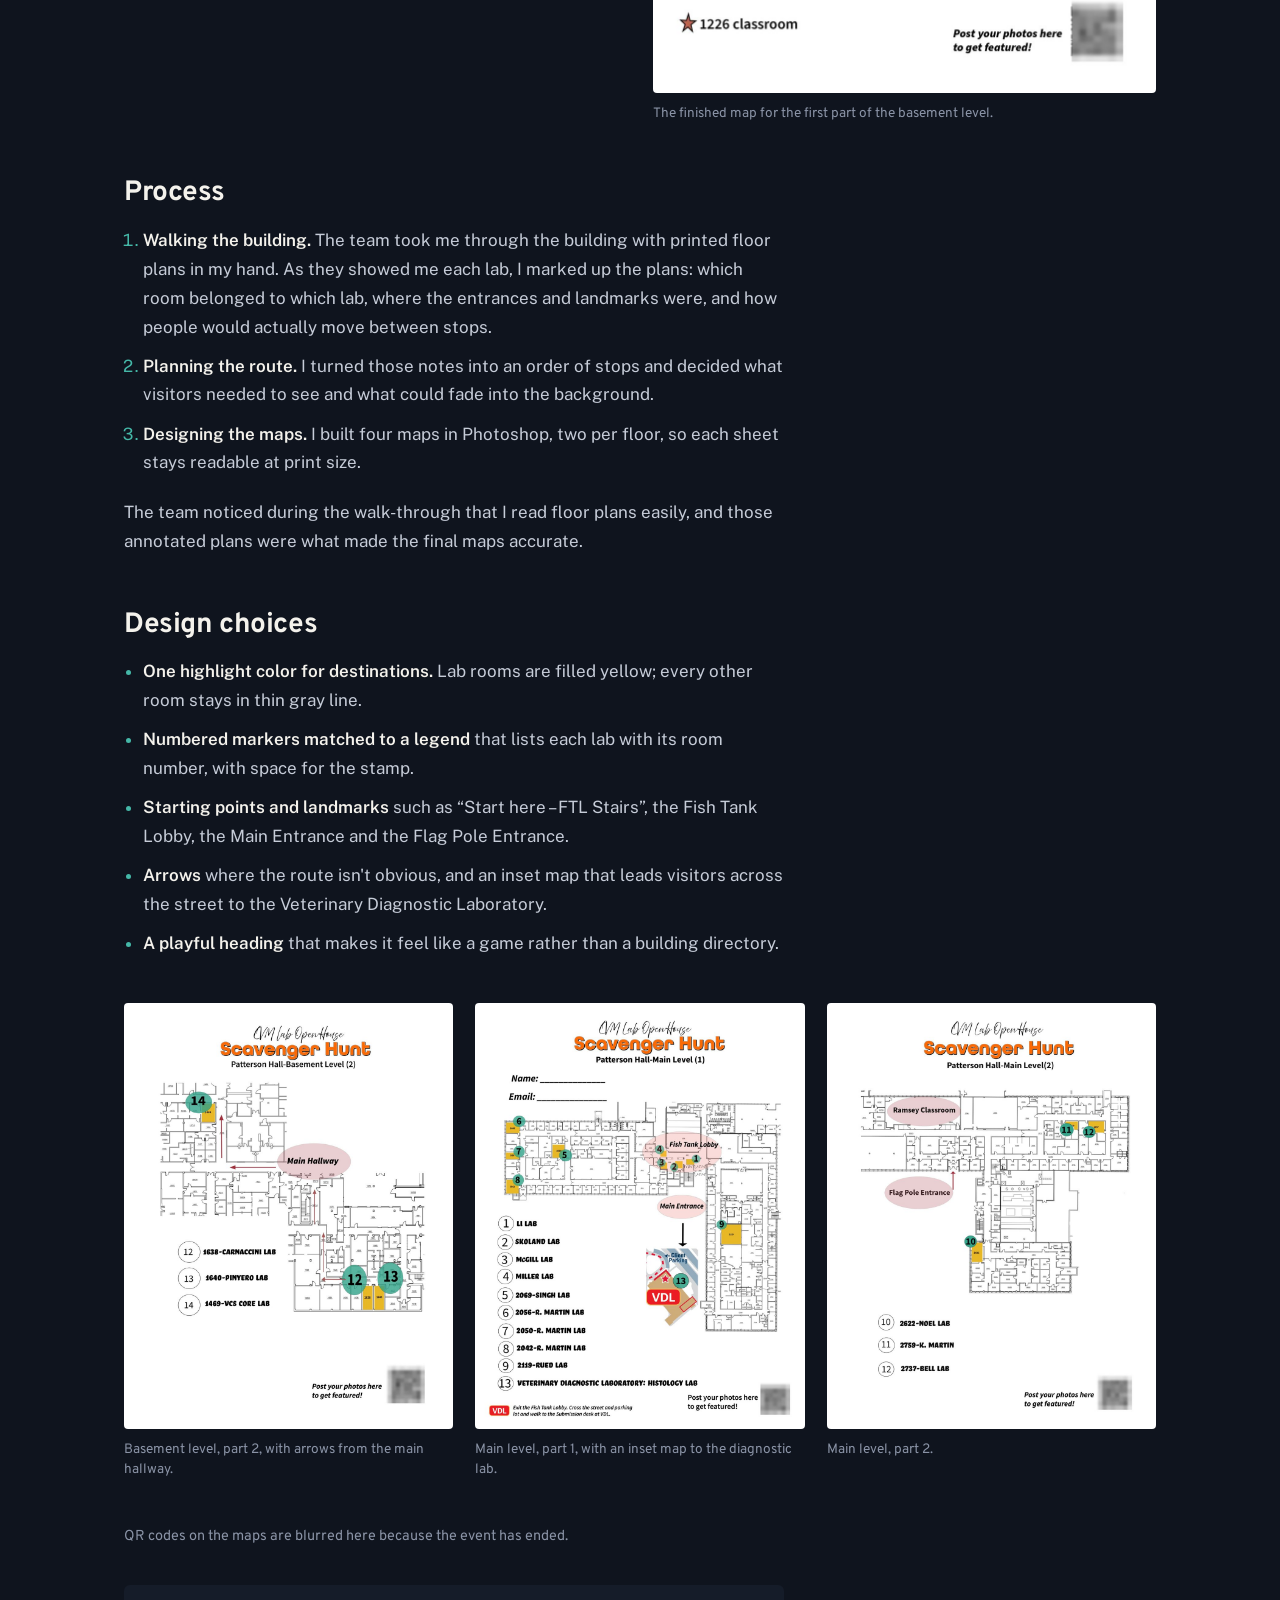
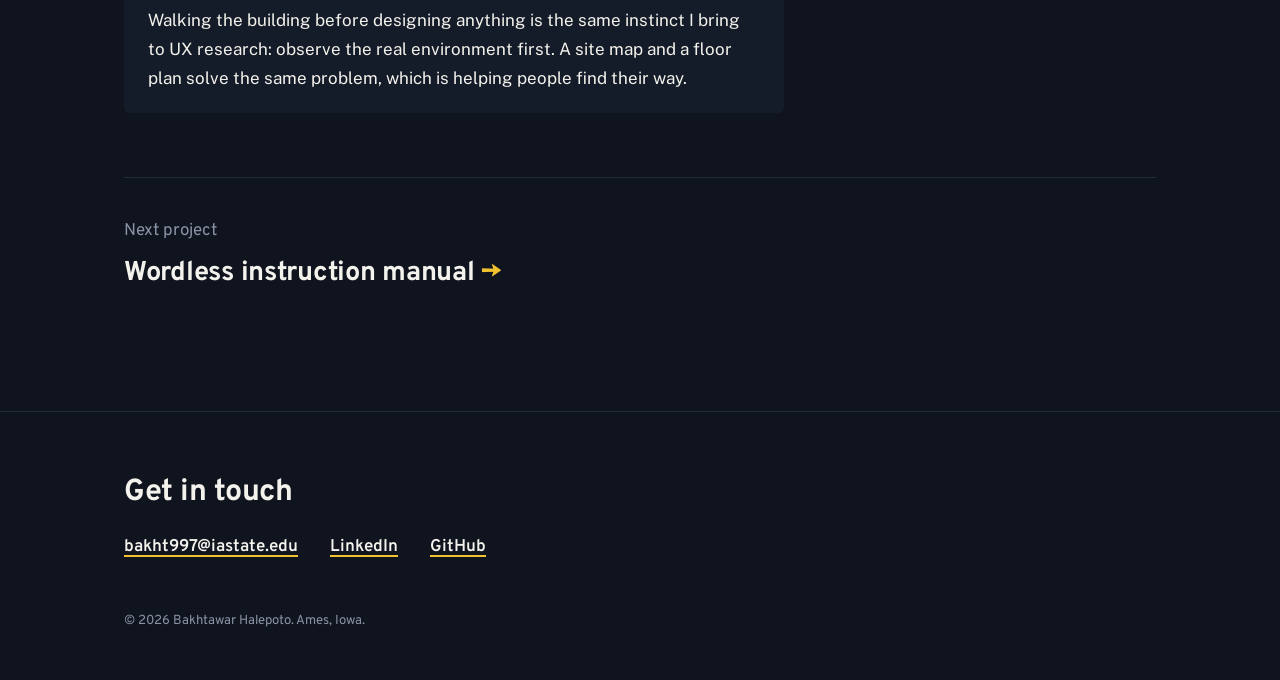
<file: work/wayfinding-maps.html>
<!DOCTYPE html>
<html lang="en">
<head>
<meta charset="utf-8">
<meta name="viewport" content="width=device-width, initial-scale=1">
<title>Wayfinding maps for a lab open house | Bakhtawar Halepoto</title>
<meta name="description" content="Wayfinding maps for a self-guided lab open house.">
<link rel="preconnect" href="https://fonts.googleapis.com"><link rel="preconnect" href="https://fonts.gstatic.com" crossorigin><link href="https://fonts.googleapis.com/css2?family=Overpass:wght@500;600;700&family=Public+Sans:ital,wght@0,400;0,500;0,600;1,400&display=swap" rel="stylesheet">
<link rel="stylesheet" href="../assets/style.css">
</head>
<body>
<a class="skip" href="#main">Skip to content</a>
<header class="site-header"><div class="wrap">
<a class="brand" href="../index.html">Bakhtawar Halepoto</a>
<nav class="site-nav" aria-label="Main"><a href="../index.html#information-design" aria-current="page">Information design</a><a href="../index.html#ux-research">UX & human–AI research</a><a href="../index.html#publications">Publications</a><a href="../index.html#about">About</a><a href="../index.html#contact">Contact</a></nav>
</div></header>
<main id="main">

<section class="case-head"><div class="wrap">
<p class="crumb"><a href="../index.html#information-design">Information design</a></p>
<h1>Wayfinding maps for a lab open house</h1>
<p class="lede">Turning architectural floor plans into four visitor maps for a self-guided scavenger hunt with 27 lab stops at Iowa State's College of Veterinary Medicine.</p>
<dl class="case-facts"><div><dt>Context</dt><dd>College of Veterinary Medicine research week, Iowa State</dd></div><div class="role"><dt>My role</dt><dd>Individual project: building walk-through, route planning, map design</dd></div><div><dt>Scope</dt><dd>Four maps, two floors, 27 stops</dd></div><div><dt>Tool</dt><dd>Adobe Photoshop</dd></div></dl>
</div></section>
<section class="case-body"><div class="wrap">
<div class="prose">
<h2>The challenge</h2>
<p>For research week, the college wanted students and visitors to tour its labs. Visitors would collect a stamp next to each lab they visited. The organizers weren't sure custom maps were even possible. The only starting point was the university's architectural floor plans: accurate, but full of room numbers and with nothing to show a visitor where to go.</p>
</div>
<div class="figure wide pair"><figure><span class="tag-before">Before</span><a href="../assets/img/p09-floorplan-original.jpg"><img src="../assets/img/p09-floorplan-original.jpg" alt="Architectural floor plan of the building showing hundreds of rooms" loading="lazy"></a><figcaption>The starting point: an architectural floor plan of the building from Iowa State Facilities Planning and Management.</figcaption></figure><figure><span class="tag-after">After</span><a href="../assets/img/p09-basement-1.jpg"><img src="../assets/img/p09-basement-1.jpg" alt="Scavenger hunt map of the basement level with numbered lab stops highlighted in yellow" loading="lazy"></a><figcaption>The finished map for the first part of the basement level.</figcaption></figure></div>
<div class="prose">
<h2>Process</h2>
<ol>
<li><strong>Walking the building.</strong> The team took me through the building with printed floor plans in my hand. As they showed me each lab, I marked up the plans: which room belonged to which lab, where the entrances and landmarks were, and how people would actually move between stops.</li>
<li><strong>Planning the route.</strong> I turned those notes into an order of stops and decided what visitors needed to see and what could fade into the background.</li>
<li><strong>Designing the maps.</strong> I built four maps in Photoshop, two per floor, so each sheet stays readable at print size.</li>
</ol>
<p>The team noticed during the walk-through that I read floor plans easily, and those annotated plans were what made the final maps accurate.</p>
<h2>Design choices</h2>
<ul>
<li><strong>One highlight color for destinations.</strong> Lab rooms are filled yellow; every other room stays in thin gray line.</li>
<li><strong>Numbered markers matched to a legend</strong> that lists each lab with its room number, with space for the stamp.</li>
<li><strong>Starting points and landmarks</strong> such as “Start here – FTL Stairs”, the Fish Tank Lobby, the Main Entrance and the Flag Pole Entrance.</li>
<li><strong>Arrows</strong> where the route isn't obvious, and an inset map that leads visitors across the street to the Veterinary Diagnostic Laboratory.</li>
<li><strong>A playful heading</strong> that makes it feel like a game rather than a building directory.</li>
</ul>
</div>
<div class="figure wide trio"><figure><a href="../assets/img/p09-basement-2.jpg"><img src="../assets/img/p09-basement-2.jpg" alt="Scavenger hunt map of basement level part 2 with route arrows" loading="lazy"></a><figcaption>Basement level, part 2, with arrows from the main hallway.</figcaption></figure><figure><a href="../assets/img/p09-main-1.jpg"><img src="../assets/img/p09-main-1.jpg" alt="Scavenger hunt map of the main level with an inset map to the Veterinary Diagnostic Laboratory" loading="lazy"></a><figcaption>Main level, part 1, with an inset map to the diagnostic lab.</figcaption></figure><figure><a href="../assets/img/p09-main-2.jpg"><img src="../assets/img/p09-main-2.jpg" alt="Scavenger hunt map of main level part 2" loading="lazy"></a><figcaption>Main level, part 2.</figcaption></figure></div>
<div class="prose"><p style="font-family:var(--display);font-size:.9rem;color:var(--muted)">QR codes on the maps are blurred here because the event has ended.</p>
<div class="callout"><p>Walking the building before designing anything is the same instinct I bring to UX research: observe the real environment first. A site map and a floor plan solve the same problem, which is helping people find their way.</p></div></div>
<p class="next-project">Next project<a href="instruction-manual.html">Wordless instruction manual</a></p>
</div></section>
</main>
<footer class="site-footer" id="contact"><div class="wrap">
<h2>Get in touch</h2>
<ul class="contact-links">
<li><a href="mailto:bakht997@iastate.edu">bakht997@iastate.edu</a></li>
<li><a href="https://www.linkedin.com/in/bakhtawarhalepoto">LinkedIn</a></li>
<li><a href="https://github.com/Bakhtawar-H">GitHub</a></li>
</ul>
<small>© 2026 Bakhtawar Halepoto. Ames, Iowa.</small>
</div></footer>
</body>
</html>
</file>
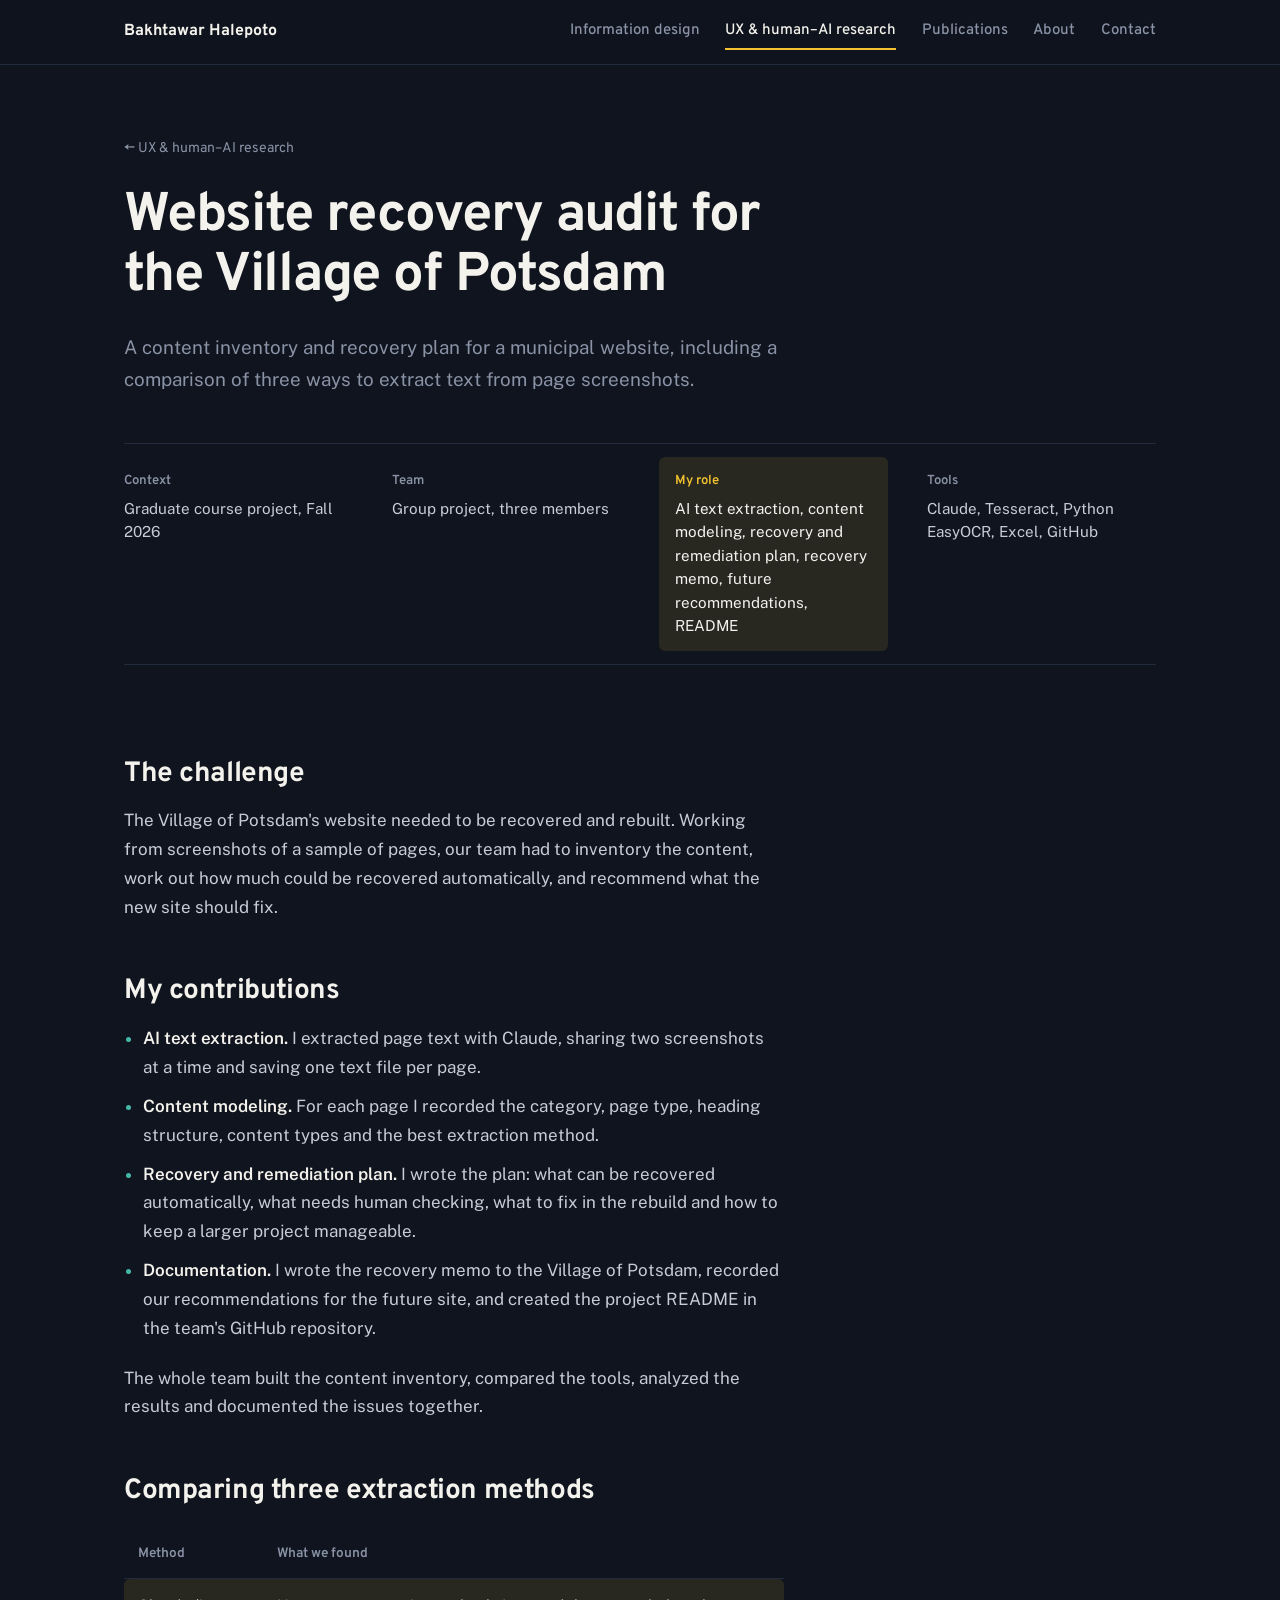
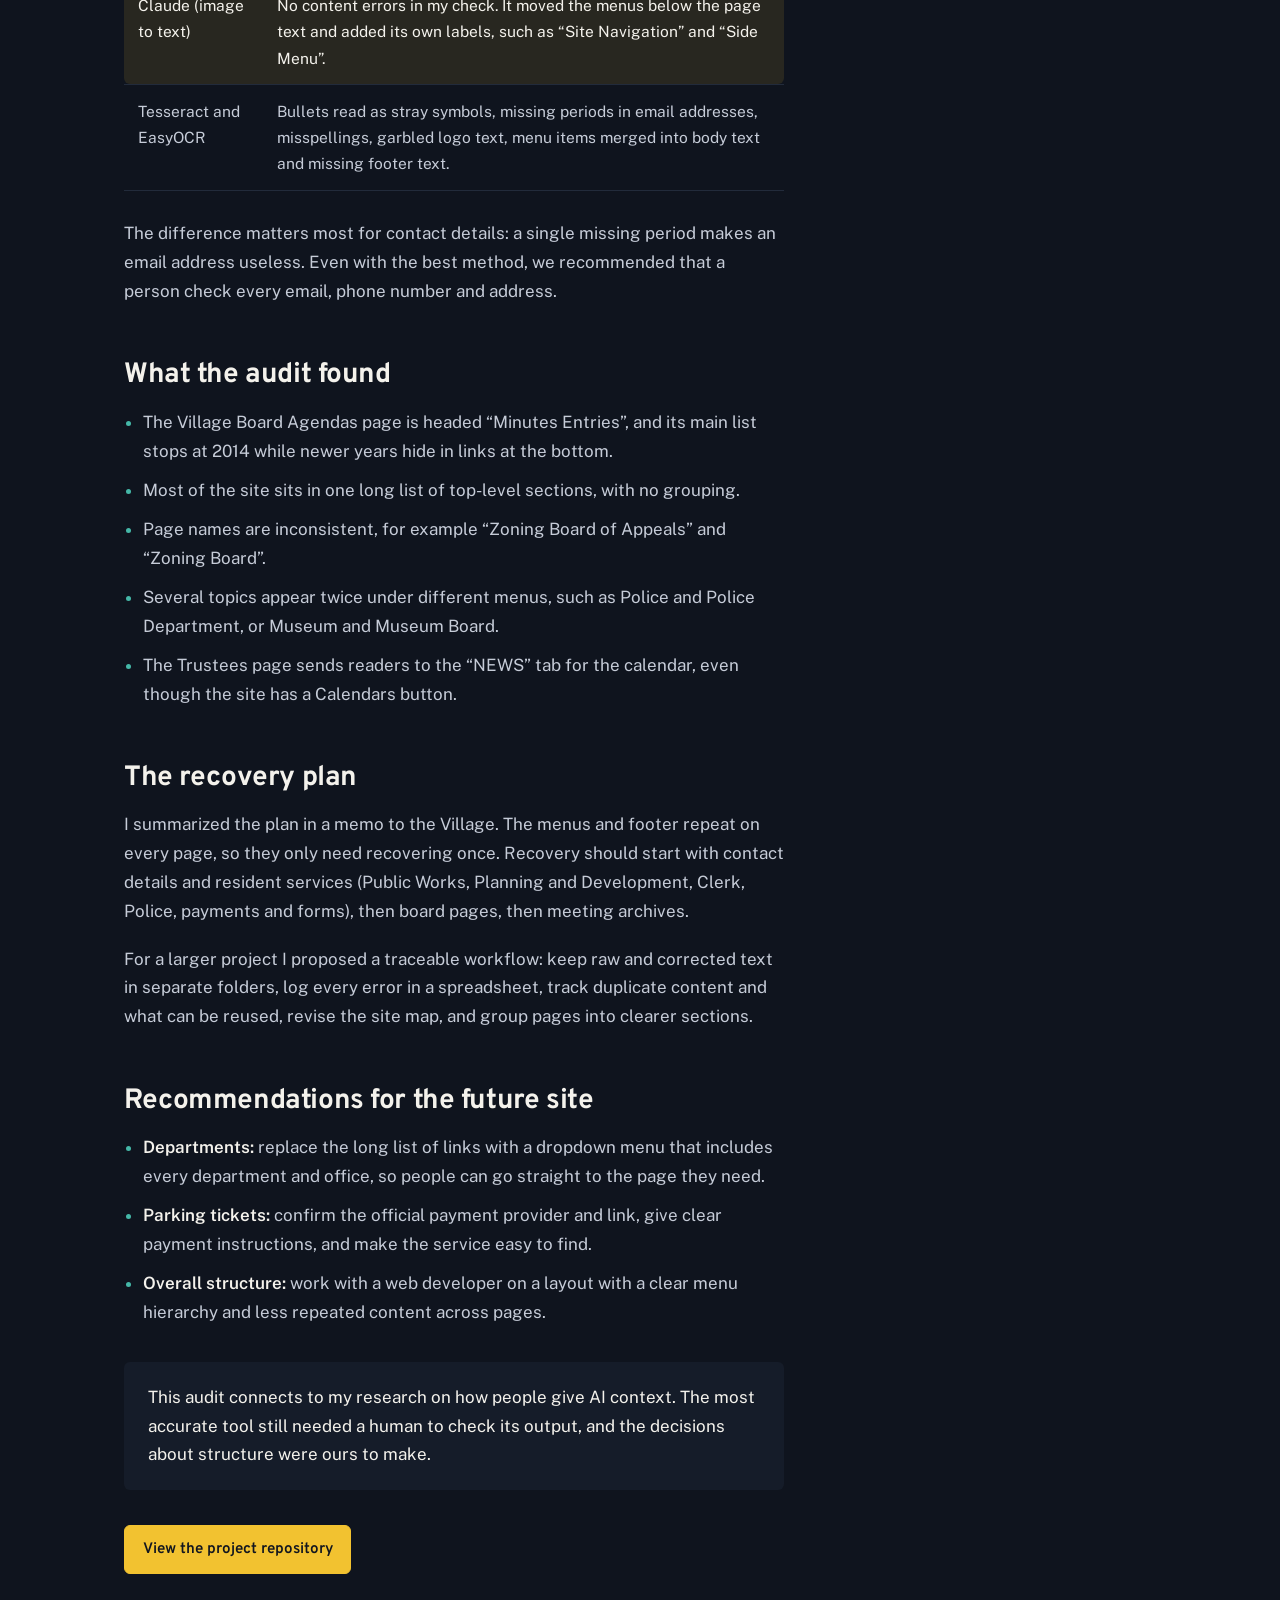
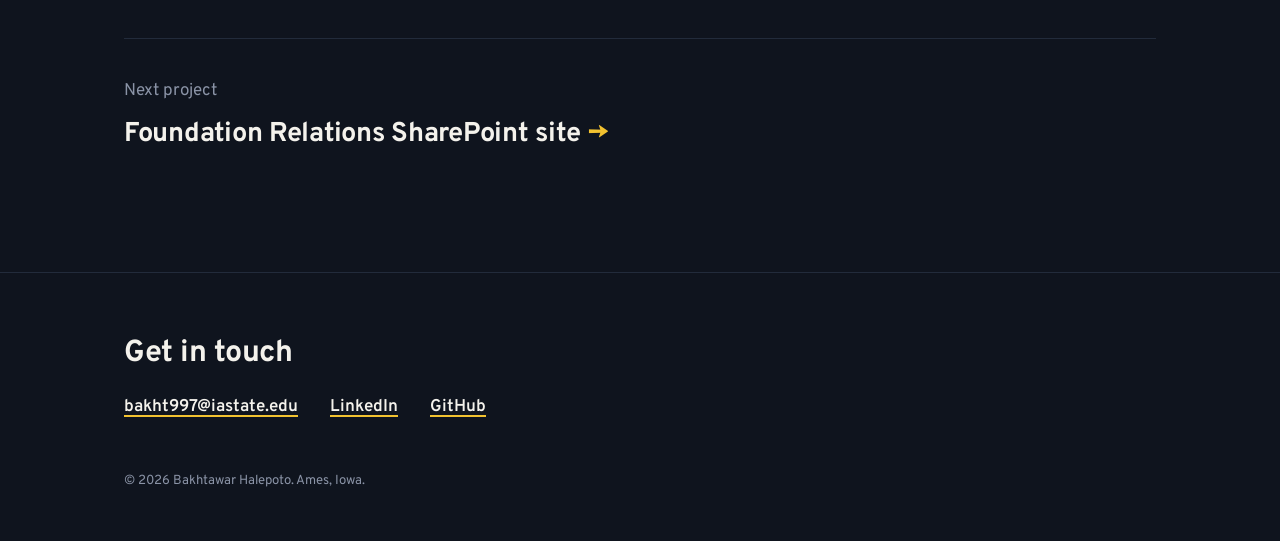
<file: work/website-recovery-audit.html>
<!DOCTYPE html>
<html lang="en">
<head>
<meta charset="utf-8">
<meta name="viewport" content="width=device-width, initial-scale=1">
<title>Website recovery audit for the Village of Potsdam | Bakhtawar Halepoto</title>
<meta name="description" content="Content inventory, AI text extraction comparison and recovery plan for a municipal website.">
<link rel="preconnect" href="https://fonts.googleapis.com"><link rel="preconnect" href="https://fonts.gstatic.com" crossorigin><link href="https://fonts.googleapis.com/css2?family=Overpass:wght@500;600;700&family=Public+Sans:ital,wght@0,400;0,500;0,600;1,400&display=swap" rel="stylesheet">
<link rel="stylesheet" href="../assets/style.css">
</head>
<body>
<a class="skip" href="#main">Skip to content</a>
<header class="site-header"><div class="wrap">
<a class="brand" href="../index.html">Bakhtawar Halepoto</a>
<nav class="site-nav" aria-label="Main"><a href="../index.html#information-design">Information design</a><a href="../index.html#ux-research" aria-current="page">UX & human–AI research</a><a href="../index.html#publications">Publications</a><a href="../index.html#about">About</a><a href="../index.html#contact">Contact</a></nav>
</div></header>
<main id="main">

<section class="case-head"><div class="wrap">
<p class="crumb"><a href="../index.html#ux-research">UX & human–AI research</a></p>
<h1>Website recovery audit for the Village of Potsdam</h1>
<p class="lede">A content inventory and recovery plan for a municipal website, including a comparison of three ways to extract text from page screenshots.</p>
<dl class="case-facts"><div><dt>Context</dt><dd>Graduate course project, Fall 2026</dd></div><div><dt>Team</dt><dd>Group project, three members</dd></div><div class="role"><dt>My role</dt><dd>AI text extraction, content modeling, recovery and remediation plan, recovery memo, future recommendations, README</dd></div><div><dt>Tools</dt><dd>Claude, Tesseract, Python EasyOCR, Excel, GitHub</dd></div></dl>
</div></section>
<section class="case-body"><div class="wrap">
<div class="prose">
<h2>The challenge</h2>
<p>The Village of Potsdam's website needed to be recovered and rebuilt. Working from screenshots of a sample of pages, our team had to inventory the content, work out how much could be recovered automatically, and recommend what the new site should fix.</p>
<h2>My contributions</h2>
<ul>
<li><strong>AI text extraction.</strong> I extracted page text with Claude, sharing two screenshots at a time and saving one text file per page.</li>
<li><strong>Content modeling.</strong> For each page I recorded the category, page type, heading structure, content types and the best extraction method.</li>
<li><strong>Recovery and remediation plan.</strong> I wrote the plan: what can be recovered automatically, what needs human checking, what to fix in the rebuild and how to keep a larger project manageable.</li>
<li><strong>Documentation.</strong> I wrote the recovery memo to the Village of Potsdam, recorded our recommendations for the future site, and created the project README in the team's GitHub repository.</li>
</ul>
<p>The whole team built the content inventory, compared the tools, analyzed the results and documented the issues together.</p>
<h2>Comparing three extraction methods</h2>
<table class="compare">
<thead><tr><th>Method</th><th>What we found</th></tr></thead>
<tbody>
<tr class="best"><td>Claude (image to text)</td><td>No content errors in my check. It moved the menus below the page text and added its own labels, such as “Site Navigation” and “Side Menu”.</td></tr>
<tr><td>Tesseract and EasyOCR</td><td>Bullets read as stray symbols, missing periods in email addresses, misspellings, garbled logo text, menu items merged into body text and missing footer text.</td></tr>
</tbody></table>
<p>The difference matters most for contact details: a single missing period makes an email address useless. Even with the best method, we recommended that a person check every email, phone number and address.</p>
<h2>What the audit found</h2>
<ul>
<li>The Village Board Agendas page is headed “Minutes Entries”, and its main list stops at 2014 while newer years hide in links at the bottom.</li>
<li>Most of the site sits in one long list of top-level sections, with no grouping.</li>
<li>Page names are inconsistent, for example “Zoning Board of Appeals” and “Zoning Board”.</li>
<li>Several topics appear twice under different menus, such as Police and Police Department, or Museum and Museum Board.</li>
<li>The Trustees page sends readers to the “NEWS” tab for the calendar, even though the site has a Calendars button.</li>
</ul>
<h2>The recovery plan</h2>
<p>I summarized the plan in a memo to the Village. The menus and footer repeat on every page, so they only need recovering once. Recovery should start with contact details and resident services (Public Works, Planning and Development, Clerk, Police, payments and forms), then board pages, then meeting archives.</p>
<p>For a larger project I proposed a traceable workflow: keep raw and corrected text in separate folders, log every error in a spreadsheet, track duplicate content and what can be reused, revise the site map, and group pages into clearer sections.</p>
<h2>Recommendations for the future site</h2>
<ul>
<li><strong>Departments:</strong> replace the long list of links with a dropdown menu that includes every department and office, so people can go straight to the page they need.</li>
<li><strong>Parking tickets:</strong> confirm the official payment provider and link, give clear payment instructions, and make the service easy to find.</li>
<li><strong>Overall structure:</strong> work with a web developer on a layout with a clear menu hierarchy and less repeated content across pages.</li>
</ul>
<div class="callout"><p>This audit connects to my research on how people give AI context. The most accurate tool still needed a human to check its output, and the decisions about structure were ours to make.</p></div>
</div>
<div class="links"><a class="button primary" href="https://github.com/snehab-hub/Website-Recovery-Audit">View the project repository</a></div>
<p class="next-project">Next project<a href="foundation-relations.html">Foundation Relations SharePoint site</a></p>
</div></section>
</main>
<footer class="site-footer" id="contact"><div class="wrap">
<h2>Get in touch</h2>
<ul class="contact-links">
<li><a href="mailto:bakht997@iastate.edu">bakht997@iastate.edu</a></li>
<li><a href="https://www.linkedin.com/in/bakhtawarhalepoto">LinkedIn</a></li>
<li><a href="https://github.com/Bakhtawar-H">GitHub</a></li>
</ul>
<small>© 2026 Bakhtawar Halepoto. Ames, Iowa.</small>
</div></footer>
</body>
</html>
</file>
<file: assets/style.css>
/* Bakhtawar Halepoto — portfolio
   Minimal dark theme. Wayfinding accents: room-highlight yellow for destinations, marker teal for links.
   One display face (Overpass, highway-signage lineage) and one text face (Public Sans). */
:root {
  color-scheme: dark;
  --paper: #0f141e;
  --surface: #151c29;
  --surface-2: #1b2433;
  --ink: #f4f2ec;
  --text: #c6ccd8;
  --muted: #8a93a6;
  --rule: #222b3b;
  --highlight: #f2c230;
  --highlight-soft: rgba(242, 194, 48, 0.11);
  --on-highlight: #12161f;
  --marker: #45b8a8;
  --marker-dark: #74d1c3;
  --display: "Overpass", "Helvetica Neue", Arial, sans-serif;
  --body: "Public Sans", "Helvetica Neue", Arial, sans-serif;
  --measure: 66ch;
  --wide: 1080px;
  --radius: 6px;
}

* { box-sizing: border-box; }
html { -webkit-text-size-adjust: 100%; scroll-padding-top: 80px; }
body {
  margin: 0;
  background: var(--paper);
  color: var(--text);
  font-family: var(--body);
  font-size: 1.0625rem;
  line-height: 1.7;
  -webkit-font-smoothing: antialiased;
}
img { max-width: 100%; height: auto; display: block; }
a { color: var(--marker-dark); text-underline-offset: 4px; text-decoration-thickness: 1px; }
a:hover { color: var(--ink); }
:focus-visible { outline: 2px solid var(--highlight); outline-offset: 3px; border-radius: 3px; }
::selection { background: var(--highlight); color: var(--on-highlight); }

.skip { position: absolute; left: -999px; top: 0; background: var(--highlight); color: var(--on-highlight); padding: .5rem 1rem; z-index: 20; }
.skip:focus { left: 1rem; top: 1rem; }

h1, h2, h3, h4 { font-family: var(--display); color: var(--ink); line-height: 1.12; margin: 0; letter-spacing: -0.015em; }
h1 { font-weight: 700; }
h2 { font-size: clamp(1.7rem, 3vw, 2.2rem); font-weight: 700; }
h3 { font-size: 1.25rem; font-weight: 700; letter-spacing: -0.01em; }
p { margin: 0 0 1.1em; }
strong { color: var(--ink); font-weight: 600; }

.wrap { max-width: var(--wide); margin: 0 auto; padding: 0 1.5rem; }

/* Header */
.site-header { position: sticky; top: 0; z-index: 10; background: rgba(15, 20, 30, 0.86); backdrop-filter: blur(10px); -webkit-backdrop-filter: blur(10px); border-bottom: 1px solid var(--rule); }
.site-header .wrap { display: flex; align-items: center; justify-content: space-between; gap: 1rem; min-height: 64px; flex-wrap: wrap; }
.brand { font-family: var(--display); font-weight: 700; color: var(--ink); text-decoration: none; font-size: 1rem; }
.site-nav { display: flex; gap: 1.6rem; flex-wrap: wrap; }
.site-nav a { font-family: var(--display); font-weight: 500; font-size: .94rem; color: var(--muted); text-decoration: none; padding: .25rem 0; border-bottom: 2px solid transparent; }
.site-nav a:hover { color: var(--ink); }
.site-nav a[aria-current="page"] { color: var(--ink); border-bottom-color: var(--highlight); }

/* Hero */
.hero { padding: clamp(4rem, 10vw, 7.5rem) 0 3rem; }
.hero h1 { font-size: clamp(2.5rem, 6vw, 4.5rem); max-width: 15ch; line-height: 1.04; letter-spacing: -0.025em; }
.hero .lede { font-size: 1.2rem; line-height: 1.65; max-width: 54ch; color: var(--muted); margin-top: 1.8rem; }

/* Site map: the hero's signature element */
.sitemap { margin: 4rem 0 0; }
.sitemap-root { display: inline-block; font-family: var(--display); font-weight: 700; font-size: .95rem; color: var(--on-highlight); background: var(--highlight); padding: .45rem .9rem; border-radius: 4px; }
.sitemap-branches { display: grid; grid-template-columns: 1fr 1fr; gap: 0 3rem; margin-top: 1.5rem; position: relative; padding-top: 1.5rem; }
.sitemap-branches::before { content: ""; position: absolute; top: -1.5rem; left: 2rem; height: 1.5rem; border-left: 1px solid #3a4558; }
.sitemap-branches::after { content: ""; position: absolute; top: 0; left: 0; width: calc(50% + 1.5rem); border-top: 1px solid #3a4558; }
.branch { position: relative; }
.branch::before { content: ""; position: absolute; top: -1.5rem; left: 0; height: 1.5rem; border-left: 1px solid #3a4558; }
.branch-title { display: inline-block; font-family: var(--display); font-weight: 700; font-size: 1.02rem; color: var(--ink); text-decoration: none; border: 1px solid #3a4558; padding: .4rem .8rem; border-radius: 4px; }
.branch-title:hover { border-color: var(--highlight); color: var(--ink); }
.branch ul { list-style: none; margin: .8rem 0 0 1rem; padding: 0 0 0 1rem; border-left: 1px solid var(--rule); }
.branch li { position: relative; }
.branch li::before { content: ""; position: absolute; left: -1rem; top: 1.1rem; width: .7rem; border-top: 1px solid var(--rule); }
.branch li a { display: flex; flex-wrap: wrap; align-items: baseline; gap: .55rem; padding: .35rem .55rem; margin-left: -.55rem; font-family: var(--display); font-size: .98rem; color: var(--text); text-decoration: none; border-radius: 4px; transition: background-color .15s, color .15s; }
.branch li a::before { content: ""; flex: none; width: .5rem; height: .5rem; border-radius: 50%; background: var(--marker); transform: translateY(-.05rem); }
.branch li a:hover, .branch li a:focus-visible { background: var(--highlight); color: var(--on-highlight); }
.branch li a:hover::before, .branch li a:focus-visible::before { background: var(--on-highlight); }
.branch li a .note { color: var(--muted); font-size: .85rem; white-space: nowrap; }
.branch li a:hover .note, .branch li a:focus-visible .note { color: var(--on-highlight); }
.sitemap-legend { display: none; }

/* Home sections */
.section { padding: 5rem 0; border-top: 1px solid var(--rule); }
.section-head { max-width: var(--measure); margin-bottom: 2.5rem; }
.section-head h2 + p, .section-head h3 + p { margin-top: .7rem; }
.section-head p { color: var(--muted); margin-bottom: 0; }

.work-list { list-style: none; margin: 0; padding: 0; display: grid; gap: .5rem; }
.work-item a.work-link { display: grid; grid-template-columns: 300px minmax(0, 1fr); gap: 2.2rem; padding: 1.2rem; margin: 0 -1.2rem; color: inherit; text-decoration: none; align-items: center; border-radius: var(--radius); transition: background-color .2s; }
.work-item a.work-link:hover { background: var(--surface); }
.work-item a.work-link:hover h3 { color: var(--highlight); }
.work-thumb { aspect-ratio: 16 / 10; background: var(--surface-2); overflow: hidden; border-radius: 4px; }
.work-thumb img { width: 100%; height: 100%; object-fit: cover; object-position: top center; transition: transform .35s ease; }
.work-item a.work-link:hover .work-thumb img { transform: scale(1.03); }
.work-thumb.art { display: grid; place-items: center; }
.work-thumb.art svg { width: 46%; height: auto; }
.work-item h3 { transition: color .2s; }
.work-meta { font-family: var(--display); font-size: .86rem; color: var(--muted); margin: .4rem 0 .6rem; }
.work-item p { margin: 0; max-width: 58ch; font-size: 1rem; }

.research-list { list-style: none; padding: 0; margin: 0; display: grid; grid-template-columns: repeat(auto-fit, minmax(250px, 1fr)); gap: 1.2rem; }
.research-list li { background: var(--surface); border-radius: var(--radius); padding: 1.4rem 1.4rem 1.2rem; }
.research-list h4 { font-size: 1.05rem; line-height: 1.3; margin-bottom: .6rem; }
.research-list p { font-size: .96rem; margin: 0; }
.research-list .status { display: inline-block; font-family: var(--display); font-size: .8rem; color: var(--marker-dark); margin-top: .9rem; }

.about { display: grid; grid-template-columns: minmax(0, 1.35fr) minmax(0, 1fr); gap: 4rem; }
.about .prose h2 + p { margin-top: 1.4rem; }
.facts dl { margin: 0; }
.facts dt { font-family: var(--display); font-weight: 700; color: var(--ink); font-size: .95rem; margin-top: 1.4rem; }
.facts dt:first-child { margin-top: .4rem; }
.facts dd { margin: .3rem 0 0; font-size: .97rem; color: var(--text); }

.site-footer { border-top: 1px solid var(--rule); padding: 4rem 0 3rem; margin-top: 2rem; }
.site-footer h2 { font-size: clamp(1.5rem, 2.6vw, 1.9rem); }
.contact-links { list-style: none; padding: 0; margin: 1.4rem 0 0; display: flex; gap: 2rem; flex-wrap: wrap; font-family: var(--display); font-weight: 600; }
.contact-links a { color: var(--ink); text-decoration-color: var(--highlight); text-decoration-thickness: 2px; }
.contact-links a:hover { color: var(--highlight); }
.site-footer small { display: block; margin-top: 3rem; color: var(--muted); font-family: var(--display); font-size: .82rem; }

/* Publications */
.pub-list { list-style: none; margin: 0; padding: 0; max-width: 860px; }
.pub-list li { display: grid; grid-template-columns: 5rem minmax(0, 1fr); gap: 1.4rem; padding: 1.5rem 0; border-top: 1px solid var(--rule); }
.pub-list li:last-child { border-bottom: 1px solid var(--rule); }
.pub-year { font-family: var(--display); font-weight: 600; font-size: 1rem; color: var(--muted); padding-top: .1rem; }
.pub-title { font-family: var(--display); font-weight: 600; color: var(--ink); font-size: 1.08rem; line-height: 1.4; margin: 0 0 .4rem; }
.pub-title a { color: var(--ink); text-decoration-color: var(--marker); }
.pub-title a:hover { color: var(--marker-dark); }
.pub-detail { font-size: .95rem; color: var(--muted); margin: 0; }
.pub-presented { display: inline-block; margin: .7rem 0 0; font-family: var(--display); font-weight: 600; font-size: .8rem; color: var(--highlight); background: var(--highlight-soft); border-radius: 3px; padding: .15rem .55rem; }

/* Case study pages */
.case-head { padding: 4.5rem 0 1rem; }
.crumb { font-family: var(--display); font-size: .88rem; margin-bottom: 1.6rem; }
.crumb a { color: var(--muted); text-decoration: none; }
.crumb a::before { content: "← "; }
.crumb a:hover { color: var(--ink); }
.case-head h1 { font-size: clamp(2.1rem, 4.8vw, 3.4rem); max-width: 20ch; letter-spacing: -0.02em; }
.case-head .lede { font-size: 1.18rem; color: var(--muted); max-width: 58ch; margin-top: 1.4rem; }
.case-facts { display: grid; grid-template-columns: repeat(auto-fit, minmax(190px, 1fr)); gap: 1.4rem 2.4rem; margin: 3rem 0 0; padding: 1.6rem 0; border-top: 1px solid var(--rule); border-bottom: 1px solid var(--rule); }
.case-facts div { font-size: .95rem; }
.case-facts dt { font-family: var(--display); font-weight: 600; color: var(--muted); font-size: .82rem; }
.case-facts dd { margin: .3rem 0 0; color: var(--text); line-height: 1.55; }
.case-facts div.role { background: var(--highlight-soft); border-radius: var(--radius); padding: .8rem 1rem; margin: -.8rem 0; }
.case-facts div.role dt { color: var(--highlight); }
.case-facts div.role dd { color: var(--ink); }

.case-body { padding: 1.5rem 0 3rem; }
.prose { max-width: var(--measure); }
.prose h2 { font-size: clamp(1.45rem, 2.4vw, 1.75rem); margin: 3.4rem 0 1rem; }
.prose h3 { margin: 2rem 0 .6rem; }
.prose ul, .prose ol { padding-left: 1.2rem; margin: 0 0 1.2em; }
.prose li { margin-bottom: .6em; }
.prose li::marker { color: var(--marker); }

.figure { margin: 2.8rem 0; }
.figure img, .pair img, .trio img, .quad img { border-radius: 4px; background: #fff; }
.figure > a > img { box-shadow: 0 1px 0 var(--rule); }
.figure figcaption, .pair figcaption, .trio figcaption, .quad figcaption { font-family: var(--display); font-size: .85rem; color: var(--muted); margin-top: .7rem; max-width: 64ch; line-height: 1.5; }
.figure.wide { max-width: var(--wide); }
.pair { display: grid; grid-template-columns: 1fr 1fr; gap: 1.6rem; align-items: start; }
.trio { display: grid; grid-template-columns: repeat(3, 1fr); gap: 1.4rem; align-items: start; }
.quad { display: grid; grid-template-columns: repeat(4, 1fr); gap: 1.1rem; align-items: start; }
.pair figure, .trio figure, .quad figure { margin: 0; }
.pair a, .trio a, .quad a, .figure a { display: block; }
.tag-before, .tag-after { font-family: var(--display); font-weight: 600; font-size: .78rem; display: inline-block; padding: .1rem .5rem; border-radius: 3px; margin-bottom: .6rem; }
.tag-before { background: var(--surface-2); color: var(--muted); }
.tag-after { background: var(--highlight); color: var(--on-highlight); }

.callout { background: var(--surface); border-radius: var(--radius); padding: 1.3rem 1.5rem; margin: 2.2rem 0; max-width: var(--measure); color: var(--ink); }
.callout p:last-child { margin: 0; }

.stats { display: grid; grid-template-columns: repeat(auto-fit, minmax(200px, 1fr)); gap: 1.2rem; margin: 2rem 0; max-width: var(--wide); }
.stats div { background: var(--surface); border-radius: var(--radius); padding: 1.2rem 1.3rem; }
.stats b { display: block; font-family: var(--display); font-weight: 700; font-size: 1.7rem; color: var(--ink); line-height: 1.1; margin-bottom: .45rem; }
.stats span { font-size: .9rem; color: var(--muted); line-height: 1.5; display: block; }

table.compare { border-collapse: collapse; width: 100%; max-width: var(--measure); font-size: .97rem; margin: 1.4rem 0 1.8rem; }
table.compare th, table.compare td { text-align: left; vertical-align: top; padding: .8rem .9rem; border-bottom: 1px solid var(--rule); }
table.compare th { font-family: var(--display); font-weight: 600; color: var(--muted); font-size: .85rem; }
table.compare tr.best td { background: var(--highlight-soft); color: var(--ink); }
table.compare tr.best td:first-child { border-radius: var(--radius) 0 0 var(--radius); }
table.compare tr.best td:last-child { border-radius: 0 var(--radius) var(--radius) 0; }

.links { display: flex; flex-wrap: wrap; gap: .8rem; margin: 2rem 0; }
.button { display: inline-block; font-family: var(--display); font-weight: 600; font-size: .95rem; text-decoration: none; padding: .65rem 1.1rem; border: 1px solid #3a4558; color: var(--ink); border-radius: var(--radius); transition: border-color .15s, background-color .15s, color .15s; }
.button:hover { border-color: var(--ink); color: var(--ink); }
.button.primary { background: var(--highlight); color: var(--on-highlight); border-color: var(--highlight); }
.button.primary:hover { background: #ffd65c; border-color: #ffd65c; color: var(--on-highlight); }

/* IA diagram on Foundation Relations page */
.ia { margin: 2.4rem 0 .6rem; max-width: var(--wide); font-family: var(--display); }
.ia-row { display: flex; flex-wrap: wrap; gap: .7rem; margin-bottom: 1.2rem; align-items: stretch; }
.ia-level { flex: 0 0 100%; font-size: .8rem; color: var(--muted); margin-bottom: .1rem; }
.ia-box { border: 1px solid #3a4558; border-radius: var(--radius); padding: .6rem .85rem; background: var(--surface); font-weight: 600; color: var(--ink); font-size: .92rem; }
.ia-box small { display: block; font-weight: 400; color: var(--muted); font-size: .8rem; margin-top: .2rem; }
.ia-box.main { background: var(--ink); color: var(--on-highlight); border-color: var(--ink); }
.ia-box.main small { color: #4a5368; }
.ia-box.shared { border-color: var(--marker); }
.ia-box.form { border-style: dashed; }
.ia-box.later { color: var(--muted); background: transparent; border-color: var(--rule); }

.next-project { border-top: 1px solid var(--rule); margin-top: 4rem; padding: 2.4rem 0 1rem; font-family: var(--display); color: var(--muted); }
.next-project a { display: block; margin-top: .3rem; font-weight: 700; font-size: clamp(1.3rem, 2.4vw, 1.7rem); color: var(--ink); text-decoration: none; letter-spacing: -0.01em; }
.next-project a::after { content: " →"; color: var(--highlight); }
.next-project a:hover { color: var(--highlight); }

@media (max-width: 860px) {
  .sitemap-branches { grid-template-columns: 1fr; gap: 2rem; padding-top: 0; margin-left: 1rem; border-left: 1px solid #3a4558; padding-left: 1.2rem; }
  .sitemap-branches::before, .sitemap-branches::after { display: none; }
  .branch::before { top: 1.1rem; left: -1.2rem; width: 1.2rem; height: 0; border-left: 0; border-top: 1px solid #3a4558; }
  .about { grid-template-columns: 1fr; gap: 2rem; }
  .work-item a.work-link { grid-template-columns: 220px minmax(0, 1fr); gap: 1.5rem; }
  .quad, .trio { grid-template-columns: 1fr 1fr; }
}
@media (max-width: 620px) {
  body { font-size: 1rem; }
  .site-nav { gap: 1.1rem; }
  .work-item a.work-link { grid-template-columns: 1fr; gap: 1rem; padding: 1rem; margin: 0 -1rem; }
  .pair { grid-template-columns: 1fr; }
  .pub-list li { grid-template-columns: 1fr; gap: .2rem; }
  .case-facts div.role { margin: 0; }
  .section { padding: 3.5rem 0; }
}
@media (prefers-reduced-motion: reduce) { *, *::before, *::after { transition: none !important; animation: none !important; } }
.work-thumb img[src*="locate-final"] { object-position: left center; object-fit: cover; }
</file>
